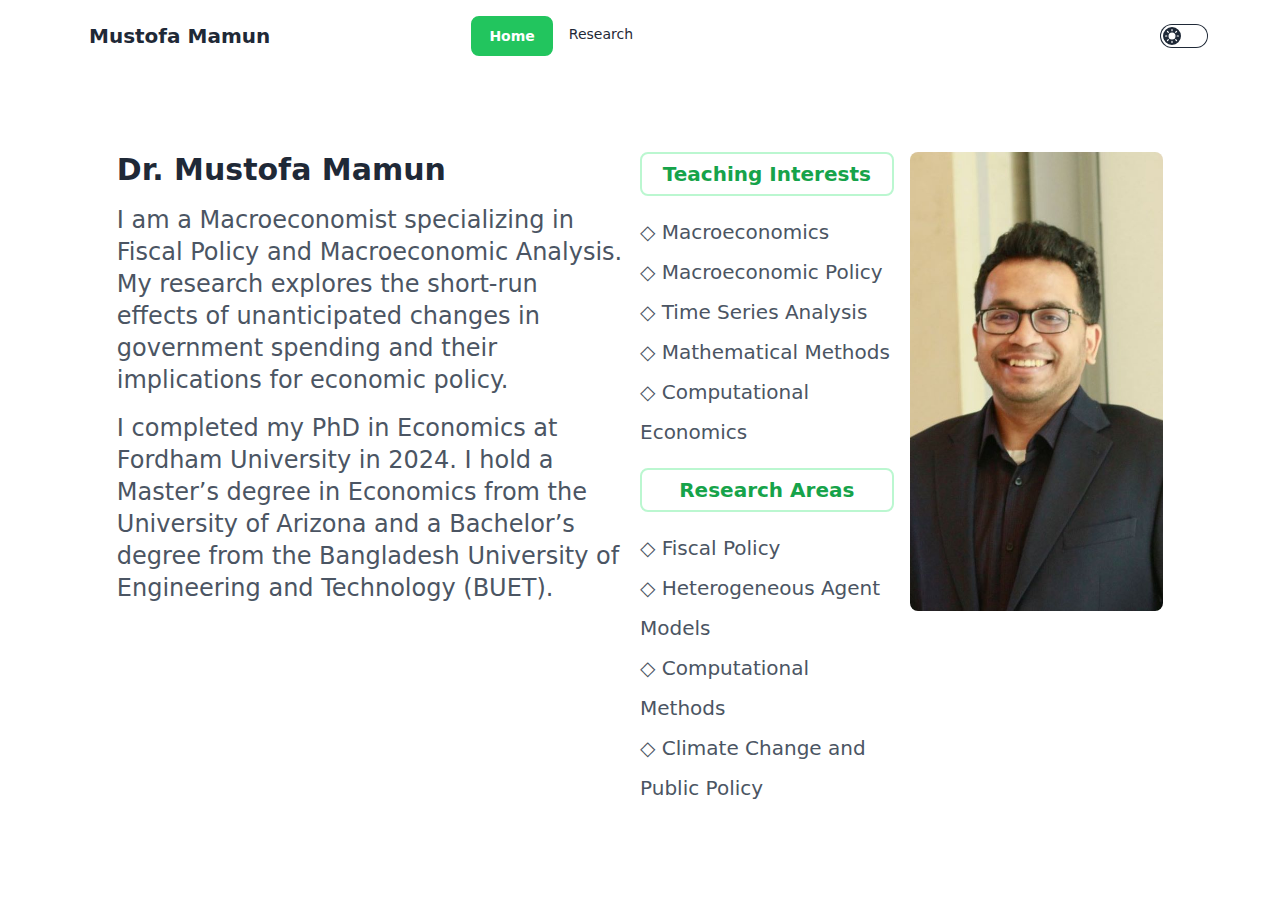
<file: src/index.html>
<!DOCTYPE html>
<html lang="en">
  <head>
    <meta charset="UTF-8" />
    <meta name="viewport" content="width=device-width, initial-scale=1.0" />
    <title>Mustofa Mamun | Macroeconomist | Research & Teaching</title>
    <meta
      name="description"
      content="Dr. Mustofa Mamun is a Macroeconomist specializing in Fiscal Policy and Macroeconomic Analysis. Explore his research, teaching, and academic background." />
    <meta
      name="keywords"
      content="Mustofa Mamun, Macroeconomist, Fiscal Policy, Government Spending Multipliers, Heterogeneous Agents Model, Local Projections, Teaching Macroeconomics, Research in Economics, Fordham University, University of New Mexico" />
    <meta name="author" content="Mustofa Mamun" />
    <!-- Open Graph Tags -->
    <meta property="og:title" content="Mustofa Mamun | Macroeconomist | Fiscal Policy Research" />
    <meta
      property="og:description"
      content="Dr. Mustofa Mamun's research focuses on Fiscal Policy and Macroeconomic Analysis. Learn about his work and academic contributions." />
    <meta property="og:image" content="https://www.mustofamamun.com/images/profile_image.jpg" />
    <meta property="og:url" content="https://www.mustofamamun.com/" />
    <!-- Twitter Tags -->
    <meta name="twitter:card" content="summary_large_image" />
    <meta name="twitter:title" content="Mustofa Mamun | Macroeconomist | Fiscal Policy Research" />
    <meta
      name="twitter:description"
      content="Dr. Mustofa Mamun's research focuses on Fiscal Policy and Macroeconomic Analysis. Learn about his work and academic contributions." />
    <meta name="twitter:image" content="https://www.mustofamamun.com/images/profile_image.jpg" />
    <link rel="icon" href="images/favicon.png" type="image/png" />
    <link href="./output.css" rel="stylesheet" />
    <!-- Schema Markup -->
    <script type="application/ld+json">
      {
        "@context": "https://schema.org",
        "@type": "Person",
        "name": "Mustofa Mamun",
        "jobTitle": "Macroeconomist, Lecturer III",
        "affiliation": {
          "@type": "Organization",
          "name": "University of New Mexico",
          "url": "https://www.unm.edu/"
        },
        "url": "https://www.mustofamamun.com/",
        "image": "https://www.mustofamamun.com/images/profile_image.jpg",
        "sameAs": [
          "https://www.linkedin.com/in/mmamun08",
          "https://twitter.com/mustofamamun",
          "https://scholar.google.com/citations?user=PROFILE_ID"
        ],
        "description": "Dr. Mustofa Mamun is a Macroeconomist and Lecturer III at the University of New Mexico, specializing in Fiscal Policy, Government Spending Multipliers, and Heterogeneous Agent Models.",
        "alumniOf": [
          {
            "@type": "EducationalOrganization",
            "name": "Fordham University",
            "url": "https://www.fordham.edu/"
          },
          {
            "@type": "EducationalOrganization",
            "name": "University of Arizona",
            "url": "https://www.arizona.edu/"
          },
          {
            "@type": "EducationalOrganization",
            "name": "Dhaka School of Economics",
            "url": "https://www.dsce.edu.bd/"
          },
          {
            "@type": "EducationalOrganization",
            "name": "Bangladesh University of Engineering and Technology (BUET)",
            "url": "https://www.buet.ac.bd/"
          }
        ],
        "worksFor": {
          "@type": "Organization",
          "name": "University of New Mexico",
          "url": "https://www.unm.edu/"
        },
        "knowsAbout": [
          "Macroeconomics",
          "Macroeconomic Policy",
          "Time Series Analysis",
          "Mathematical Methods",
          "Computational Economics",
          "Fiscal Policy",
          "Heterogeneous Agent Models",
          "Computational Methods",
          "Climate Change and Public Policy",
          "Government Spending Multipliers",
          "Teaching Macroeconomics"
        ]
      }
    </script>
    <!-- Global site tag (gtag.js) - Google Analytics -->
    <script async src="https://www.googletagmanager.com/gtag/js?id=G-LEJ614GTC5"></script>
    <script>
      window.dataLayer = window.dataLayer || [];
      function gtag() {
        dataLayer.push(arguments);
      }
      gtag("js", new Date());
      gtag("config", "G-LEJ614GTC5");
    </script>
  </head>

  <body class="max-w-[90%] mx-auto dark:text-gray-50">
    <header>
      <nav>
        <div class="navbar bg-base-100">
          <div class="navbar-start">
            <div class="dropdown">
              <div tabindex="0" role="button" class="btn btn-ghost lg:hidden">
                <svg xmlns="http://www.w3.org/2000/svg" class="h-5 w-5" fill="none" viewBox="0 0 24 24" stroke="currentColor">
                  <path stroke-linecap="round" stroke-linejoin="round" stroke-width="2" d="M4 6h16M4 12h8m-8 6h16" />
                </svg>
              </div>
              <ul tabindex="0" class="menu menu-sm dropdown-content bg-base-100 rounded-box z-[1] mt-3 w-52 p-2 shadow">
                <li><a href="index.html">Home</a></li>
                <li><a href="pages/research.html">Research</a></li>
                <li>
                  <a href="pages/teaching.html">Teaching</a>
                  <ul class="p-2">
                    <li><a href="courses/Online_Econ2110.html">ECON 2110 (Online)</a></li>
                    <li><a href="courses/Econ2110.html">ECON 2110</a></li>
                    <li><a href="courses/Econ321.html">ECON 321</a></li>
                  </ul>
                </li>
              </ul>
            </div>
            <a class="btn btn-ghost hover:bg-transparent hover:text-green-500 text-xl" href="https://www.mustofamamun.com/">Mustofa Mamun</a>
          </div>
          <div class="navbar-center hidden lg:flex">
            <ul class="menu menu-horizontal px-1">
              <li class="border-green-500 border-2 rounded-lg bg-green-500 font-bold text-white"><a href="index.html">Home</a></li>
              <li><a href="pages/research.html">Research</a></li>
              <li class="relative inline-block">
                <a href="pages/teaching.html" class="text-white font-semibold">
                  <span class="wave-char">T</span>
                  <span class="wave-char">e</span>
                  <span class="wave-char">a</span>
                  <span class="wave-char">c</span>
                  <span class="wave-char">h</span>
                  <span class="wave-char">i</span>
                  <span class="wave-char">n</span>
                  <span class="wave-char">g</span>
                </a>
              </li>
            </ul>
          </div>
          <div class="navbar-end hidden xl:flex">
            <label class="grid cursor-pointer place-items-center">
              <input type="checkbox" value="synthwave" class="toggle theme-controller bg-base-content col-span-2 col-start-1 row-start-1" />
              <svg
                class="stroke-base-100 fill-base-100 col-start-1 row-start-1"
                xmlns="http://www.w3.org/2000/svg"
                width="14"
                height="14"
                viewBox="0 0 24 24"
                fill="none"
                stroke="currentColor"
                stroke-width="2"
                stroke-linecap="round"
                stroke-linejoin="round">
                <circle cx="12" cy="12" r="5" />
                <path d="M12 1v2M12 21v2M4.2 4.2l1.4 1.4M18.4 18.4l1.4 1.4M1 12h2M21 12h2M4.2 19.8l1.4-1.4M18.4 5.6l1.4-1.4" />
              </svg>
              <svg
                class="stroke-base-100 fill-base-100 col-start-2 row-start-1"
                xmlns="http://www.w3.org/2000/svg"
                width="14"
                height="14"
                viewBox="0 0 24 24"
                fill="none"
                stroke="currentColor"
                stroke-width="2"
                stroke-linecap="round"
                stroke-linejoin="round">
                <path d="M21 12.79A9 9 0 1 1 11.21 3 7 7 0 0 0 21 12.79z"></path>
              </svg>
            </label>
          </div>
        </div>
      </nav>
    </header>

    <main>
      <div class="w-[95%] px-6 lg:py-20 mx-auto">
        <div class="xl:flex lg:flex-row-reverse">
          <div class="xl:w-1/3 pb-10 lg:pb-0">
            <img
              class="w-full h-[70%] rounded-lg bg-cover md:max-w-xl lg:max-w-3xl object-cover my-auto"
              src="images/profile_image.jpg"
              alt="Dr. Mustofa Mamun - Macroeconomist" />
          </div>
          <div class="xl:w-1/3 pb-10 mx-4 lg:pb-0">
            <div class="flex flex-wrap gap-x-2 lg:justify-between text-center justify-center">
              <div class="lg:text-xl">
                <p class="leading-loose border-2 px-4 rounded-lg border-green-200 text-green-600 font-semibold flex justify-center md:flex">
                  Teaching Interests
                </p>
                <ul class="mt-4 leading-loose text-gray-600 lg:text-left dark:text-gray-300 list-inside">
                  <li>◇ Macroeconomics</li>
                  <li>◇ Macroeconomic Policy</li>
                  <li>◇ Time Series Analysis</li>
                  <li>◇ Mathematical Methods</li>
                  <li>◇ Computational Economics</li>
                </ul>
              </div>
              <div class="lg:text-xl lg:mt-4">
                <p
                  class="leading-loose border-2 px-4 rounded-lg border-green-200 text-green-600 font-semibold text-center md:flex flex justify-center">
                  Research Areas
                </p>
                <ul class="mt-4 leading-loose text-gray-600 lg:text-left dark:text-gray-300 list-inside">
                  <li>◇ Fiscal Policy</li>
                  <li>◇ Heterogeneous Agent Models</li>
                  <li>◇ Computational Methods</li>
                  <li>◇ Climate Change and Public Policy</li>
                </ul>
              </div>
            </div>
          </div>
          <div class="w-full xl:w-2/3">
            <div>
              <h1 class="text-2xl font-semibold text-gray-800 dark:text-white lg:text-3xl">Dr. Mustofa Mamun</h1>
              <p class="leading-loose text-gray-600 text-lg dark:text-gray-300 mt-4 lg:text-2xl">
                I am a Macroeconomist specializing in Fiscal Policy and Macroeconomic Analysis. My research explores the short-run effects of
                unanticipated changes in government spending and their implications for economic policy.
              </p>
              <p class="leading-loose text-gray-600 text-lg dark:text-gray-300 mt-4 lg:text-2xl">
                I completed my PhD in Economics at Fordham University in 2024. I hold a Master’s degree in Economics from the University of Arizona
                and a Bachelor’s degree from the Bangladesh University of Engineering and Technology (BUET).
              </p>
            </div>
          </div>
        </div>
      </div>
    </main>
    <footer class="mt-8"></footer>
  </body>
</html>
</file>
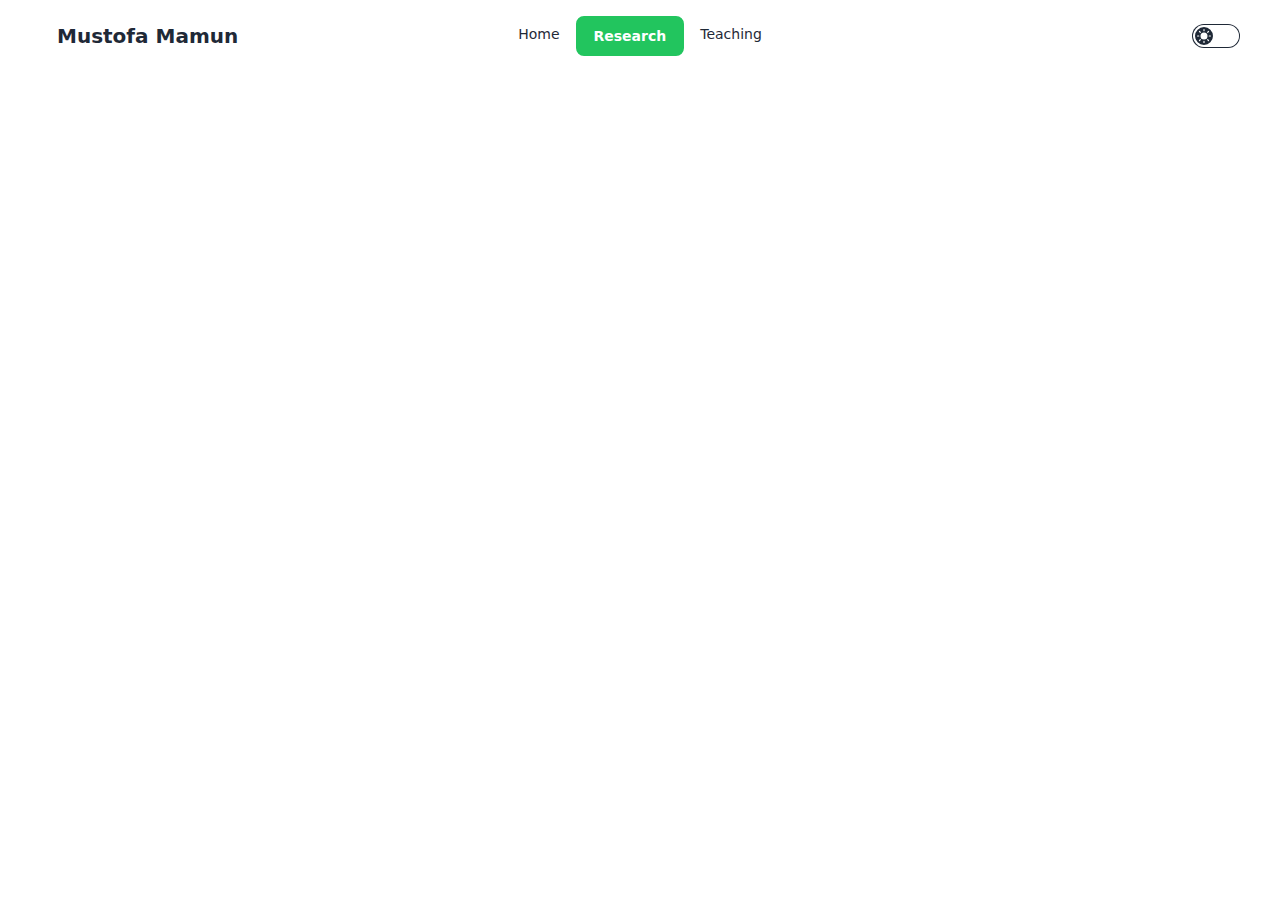
<file: src/research.html>
<!DOCTYPE html>
<html>
  <head>
    <meta charset="UTF-8" />
    <meta name="viewport" content="width=device-width, initial-scale=1.0" />
    <link href="./output.css" rel="stylesheet" />
  </head>
  <body class="max-w-[95%] mx-auto">
    <header>
      <nav>
        <div class="navbar bg-base-100">
          <div class="navbar-start">
            <div class="dropdown">
              <div tabindex="0" role="button" class="btn btn-ghost lg:hidden">
                <svg xmlns="http://www.w3.org/2000/svg" class="h-5 w-5" fill="none" viewBox="0 0 24 24" stroke="currentColor">
                  <path stroke-linecap="round" stroke-linejoin="round" stroke-width="2" d="M4 6h16M4 12h8m-8 6h16" />
                </svg>
              </div>
              <ul tabindex="0" class="menu menu-sm dropdown-content bg-base-100 rounded-box z-[1] mt-3 w-52 p-2 shadow">
                <li><a href="index.html">Home</a></li>
                <li><a href="research.html">Research</a></li>
                <li>
                  <a href="teaching.html">Teaching</a>

                  <ul class="p-2">
                    <li><a>Submenu 1</a></li>
                    <li><a>Submenu 2</a></li>
                  </ul>
                </li>
              </ul>
            </div>
            <a class="btn btn-ghost text-xl">Mustofa Mamun</a>
          </div>
          <div class="navbar-center hidden lg:flex">
            <ul class="menu menu-horizontal px-1">
              <li><a href="index.html">Home</a></li>
              <li class="border-green-500 border-2 rounded-lg bg-green-500 font-bold text-white"><a href="research.html">Research</a></li>
              <li>
                <a href="teaching.html">Teaching</a>
                <!-- <details>
                  <summary>Teaching</summary>
                  <ul class="p-2">
                    <li><a>Submenu 1</a></li>
                    <li><a>Submenu 2</a></li>
                  </ul>
                </details> -->
              </li>
            </ul>
          </div>
          <div class="navbar-end">
            <label class="grid cursor-pointer place-items-center">
              <input type="checkbox" value="synthwave" class="toggle theme-controller bg-base-content col-span-2 col-start-1 row-start-1" />
              <svg
                class="stroke-base-100 fill-base-100 col-start-1 row-start-1"
                xmlns="http://www.w3.org/2000/svg"
                width="14"
                height="14"
                viewBox="0 0 24 24"
                fill="none"
                stroke="currentColor"
                stroke-width="2"
                stroke-linecap="round"
                stroke-linejoin="round">
                <circle cx="12" cy="12" r="5" />
                <path d="M12 1v2M12 21v2M4.2 4.2l1.4 1.4M18.4 18.4l1.4 1.4M1 12h2M21 12h2M4.2 19.8l1.4-1.4M18.4 5.6l1.4-1.4" />
              </svg>
              <svg
                class="stroke-base-100 fill-base-100 col-start-2 row-start-1"
                xmlns="http://www.w3.org/2000/svg"
                width="14"
                height="14"
                viewBox="0 0 24 24"
                fill="none"
                stroke="currentColor"
                stroke-width="2"
                stroke-linecap="round"
                stroke-linejoin="round">
                <path d="M21 12.79A9 9 0 1 1 11.21 3 7 7 0 0 0 21 12.79z"></path>
              </svg>
            </label>
          </div>
        </div>
      </nav>
    </header>

    <body></body>

    <footer></footer>
  </body>
</html>
</file>
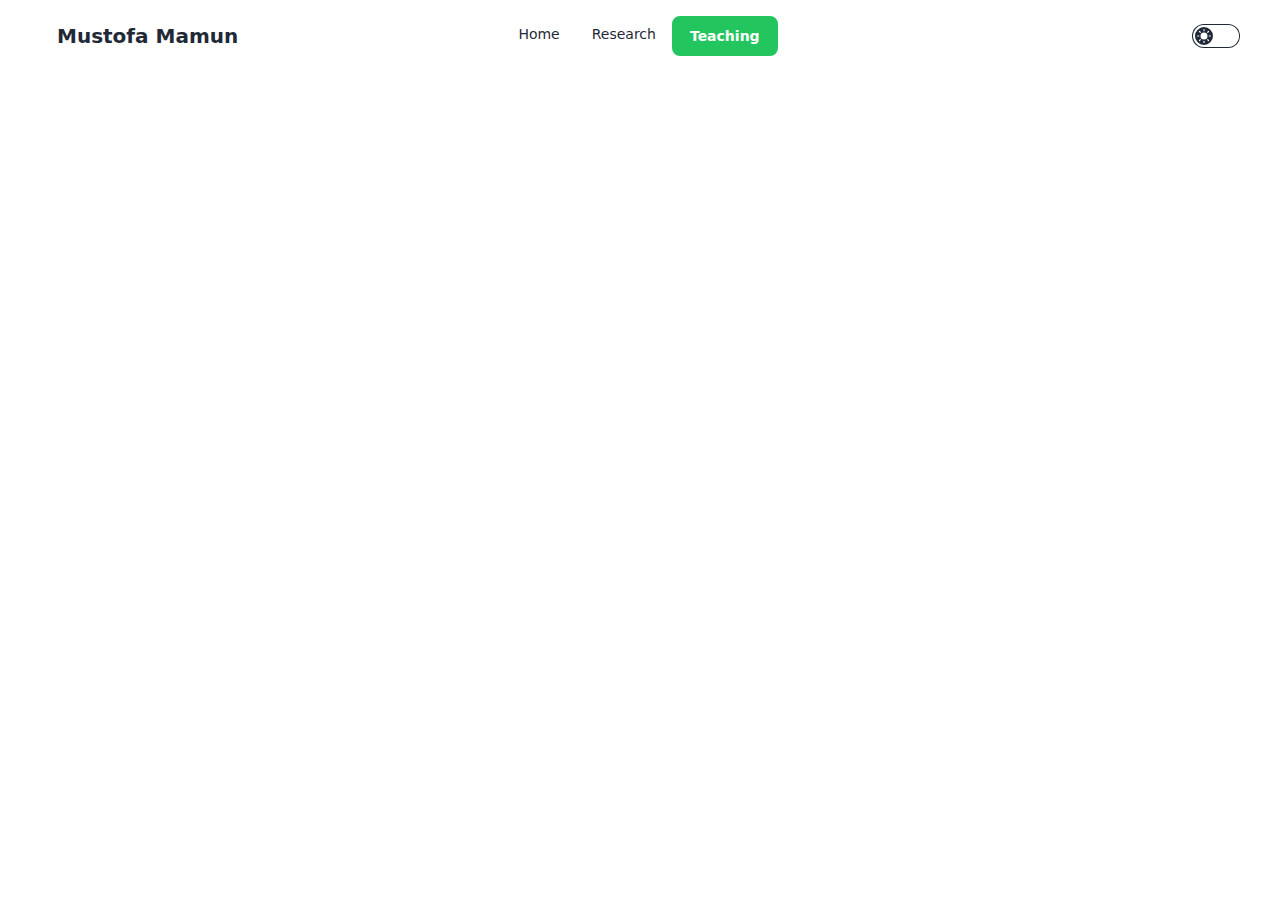
<file: src/teaching.html>
<!DOCTYPE html>
<html>
  <head>
    <meta charset="UTF-8" />
    <meta name="viewport" content="width=device-width, initial-scale=1.0" />
    <link href="./output.css" rel="stylesheet" />
  </head>
  <body class="max-w-[95%] mx-auto">
    <header>
      <nav>
        <div class="navbar bg-base-100">
          <div class="navbar-start">
            <div class="dropdown">
              <div tabindex="0" role="button" class="btn btn-ghost lg:hidden">
                <svg xmlns="http://www.w3.org/2000/svg" class="h-5 w-5" fill="none" viewBox="0 0 24 24" stroke="currentColor">
                  <path stroke-linecap="round" stroke-linejoin="round" stroke-width="2" d="M4 6h16M4 12h8m-8 6h16" />
                </svg>
              </div>
              <ul tabindex="0" class="menu menu-sm dropdown-content bg-base-100 rounded-box z-[1] mt-3 w-52 p-2 shadow">
                <li><a href="index.html">Home</a></li>
                <li><a href="research.html">Research</a></li>
                <li>
                  <a href="teaching.html">Teaching</a>

                  <ul class="p-2">
                    <li><a>Submenu 1</a></li>
                    <li><a>Submenu 2</a></li>
                  </ul>
                </li>
              </ul>
            </div>
            <a class="btn btn-ghost text-xl">Mustofa Mamun</a>
          </div>
          <div class="navbar-center hidden lg:flex">
            <ul class="menu menu-horizontal px-1">
              <li><a href="index.html">Home</a></li>
              <li><a href="research.html">Research</a></li>
              <li class="border-green-500 border-2 rounded-lg bg-green-500 font-bold text-white">
                <a href="teaching.html">Teaching</a>
                <!-- <details>
                  <summary>Teaching</summary>
                  <ul class="p-2">
                    <li><a>Submenu 1</a></li>
                    <li><a>Submenu 2</a></li>
                  </ul>
                </details> -->
              </li>
            </ul>
          </div>
          <div class="navbar-end">
            <label class="grid cursor-pointer place-items-center">
              <input type="checkbox" value="synthwave" class="toggle theme-controller bg-base-content col-span-2 col-start-1 row-start-1" />
              <svg
                class="stroke-base-100 fill-base-100 col-start-1 row-start-1"
                xmlns="http://www.w3.org/2000/svg"
                width="14"
                height="14"
                viewBox="0 0 24 24"
                fill="none"
                stroke="currentColor"
                stroke-width="2"
                stroke-linecap="round"
                stroke-linejoin="round">
                <circle cx="12" cy="12" r="5" />
                <path d="M12 1v2M12 21v2M4.2 4.2l1.4 1.4M18.4 18.4l1.4 1.4M1 12h2M21 12h2M4.2 19.8l1.4-1.4M18.4 5.6l1.4-1.4" />
              </svg>
              <svg
                class="stroke-base-100 fill-base-100 col-start-2 row-start-1"
                xmlns="http://www.w3.org/2000/svg"
                width="14"
                height="14"
                viewBox="0 0 24 24"
                fill="none"
                stroke="currentColor"
                stroke-width="2"
                stroke-linecap="round"
                stroke-linejoin="round">
                <path d="M21 12.79A9 9 0 1 1 11.21 3 7 7 0 0 0 21 12.79z"></path>
              </svg>
            </label>
          </div>
        </div>
      </nav>
    </header>

    <body></body>

    <footer></footer>
  </body>
</html>
</file>
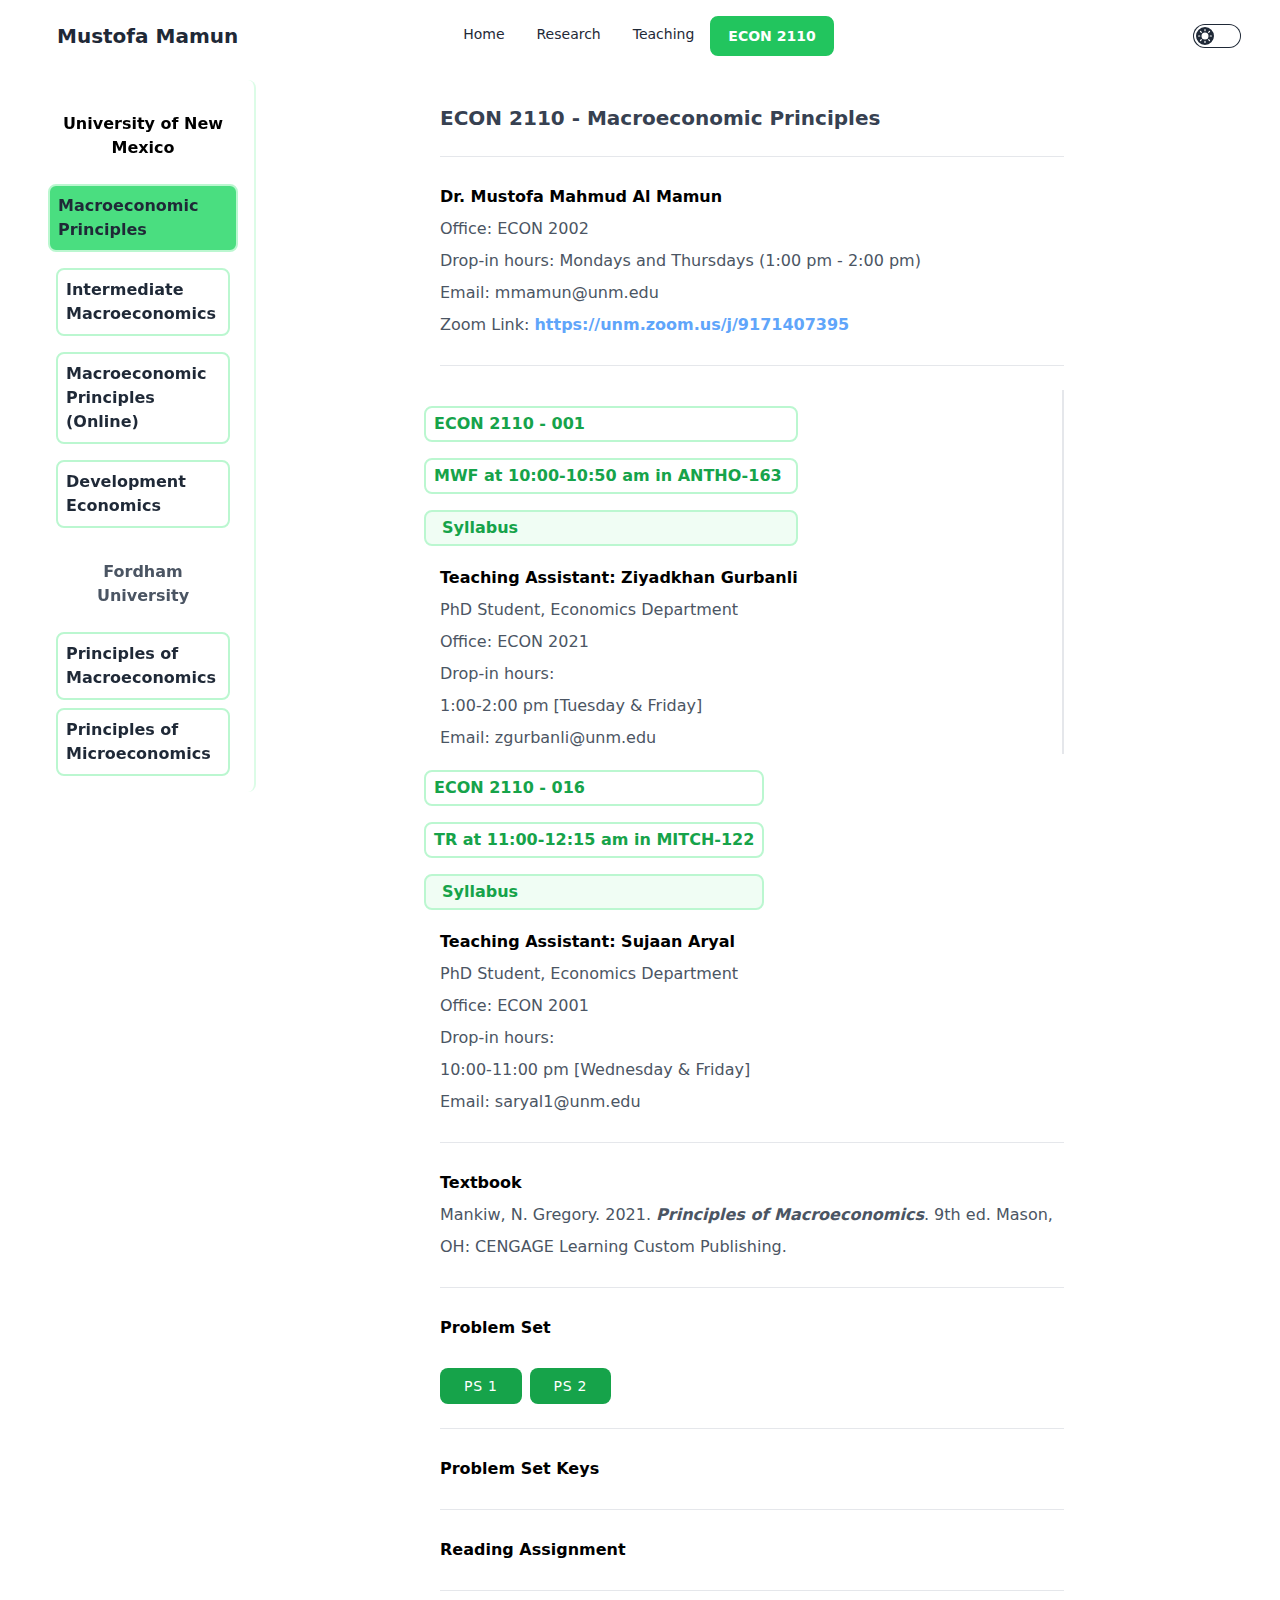
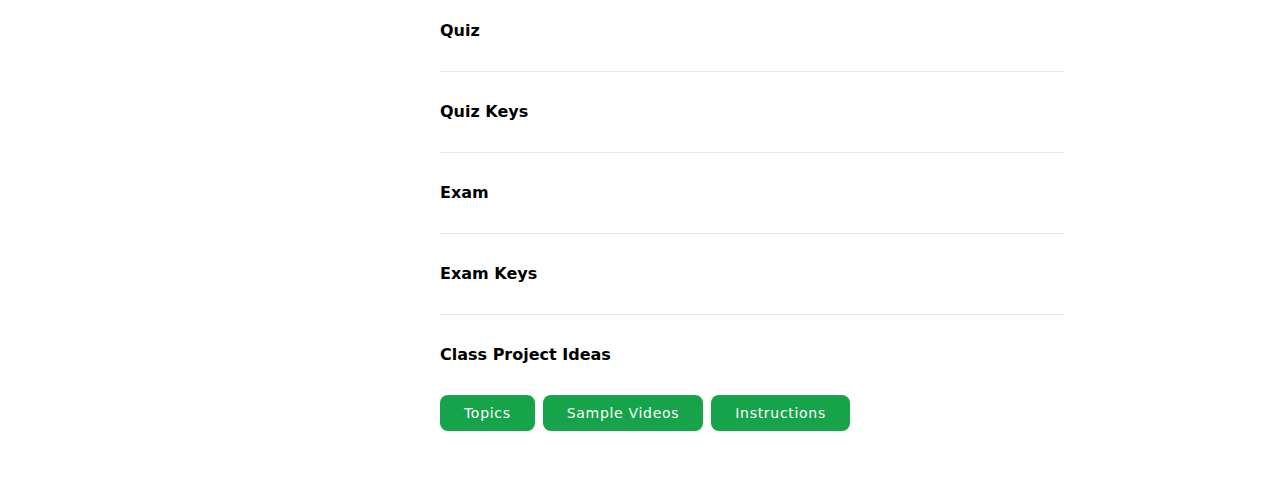
<file: src/courses/Econ2110.html>
<!DOCTYPE html>
<html>
  <head>
    <meta charset="UTF-8" />
    <meta name="viewport" content="width=device-width, initial-scale=1.0" />
    <meta
      name="description"
      content="ECON 2110 - Macroeconomic Principles course page. Get course details, syllabus, instructor and TA information, and class schedules for University of New Mexico and Fordham University." />
    <meta
      name="keywords"
      content="ECON 2110, Macroeconomic Principles, Mustofa Mamun, UNM, Fordham University, Syllabus, Macroeconomics, Teaching, Economics" />
    <meta name="author" content="Mustofa Mamun" />
    <meta name="robots" content="index, follow" />
    <meta name="language" content="en-US" />
    <meta name="distribution" content="global" />
    <meta name="rating" content="general" />
    <meta name="subject" content="Education" />
    <meta name="classification" content="Macroeconomic Principles Course" />
    <meta name="url" content="https://www.mustofamamun.com/Econ2110.html" />

    <!-- Open Graph meta tags -->
    <meta property="og:title" content="ECON 2110 | Macroeconomic Principles | Mustofa Mamun" />
    <meta
      property="og:description"
      content="Explore ECON 2110 - Macroeconomic Principles taught by Mustofa Mamun at University of New Mexico and Fordham University. Includes syllabus, schedule, and instructor information." />
    <meta property="og:image" content="../images/favicon.png" />
    <meta property="og:url" content="https://www.mustofamamun.com/Econ2110.html" />
    <meta property="og:type" content="website" />
    <meta property="og:locale" content="en_US" />
    <meta property="og:site_name" content="Mustofa Mamun Official Site" />

    <!-- Twitter Card meta tags -->
    <meta name="twitter:card" content="summary_large_image" />
    <meta name="twitter:title" content="ECON 2110 | Macroeconomic Principles by Mustofa Mamun" />
    <meta
      name="twitter:description"
      content="Explore ECON 2110 - Macroeconomic Principles taught by Mustofa Mamun. Course details, syllabus, and schedules for UNM and Fordham University." />
    <meta name="twitter:image" content="../images/favicon.png" />
    <meta name="twitter:site" content="@MustofaMamun" />
    <meta name="twitter:creator" content="@MustofaMamun" />

    <!-- Additional meta tags for better compatibility -->
    <meta http-equiv="X-UA-Compatible" content="IE=edge" />
    <meta http-equiv="Content-Language" content="en" />
    <meta http-equiv="Cache-Control" content="no-cache" />
    <link rel="canonical" href="https://www.mustofamamun.com/Econ2110.html" />

    <link rel="icon" href="../images/favicon.png" type="image/png" />
    <link href="../output.css" rel="stylesheet" />
    <title>ECON 2110 | Macroeconomic Principles by Mustofa Mamun</title>

    <!-- Global site tag (gtag.js) - Google Analytics -->
    <script async src="https://www.googletagmanager.com/gtag/js?id=G-LEJ614GTC5"></script>
    <script>
      window.dataLayer = window.dataLayer || [];
      function gtag() {
        dataLayer.push(arguments);
      }
      gtag("js", new Date());
      gtag("config", "G-LEJ614GTC5");
    </script>
  </head>
  <body class="max-w-[95%] mx-auto dark:text-gray-50">
    <header>
      <nav class="relative z-10">
        <div class="navbar bg-base-100 fixed">
          <div class="navbar-start">
            <div class="dropdown">
              <div tabindex="0" role="button" class="btn btn-ghost lg:hidden">
                <svg xmlns="http://www.w3.org/2000/svg" class="h-5 w-5" fill="none" viewBox="0 0 24 24" stroke="currentColor">
                  <path stroke-linecap="round" stroke-linejoin="round" stroke-width="2" d="M4 6h16M4 12h8m-8 6h16" />
                </svg>
              </div>
              <ul tabindex="0" class="menu menu-sm dropdown-content bg-base-100 rounded-box z-[1] mt-3 w-52 p-2 shadow">
                <li><a href="../index.html">Home</a></li>
                <li><a href="../pages/research.html">Research</a></li>
                <li>
                  <a href="../pages/teaching.html">Teaching</a>
                  <ul class="p-2">
                    <li><a href="Online_Econ2110.html">ECON 2110 (Online)</a></li>
                    <li><a href="Econ2110.html">ECON 2110</a></li>
                    <li><a href="Econ321.html">ECON 321</a></li>
                  </ul>
                </li>
              </ul>
            </div>
            <a href="https://www.mustofamamun.com" class="btn btn-ghost hover:text-green-500 hover:bg-transparent text-xl">Mustofa Mamun</a>
          </div>
          <div class="navbar-center hidden lg:flex">
            <ul class="menu menu-horizontal px-1">
              <li><a href="../index.html">Home</a></li>
              <li><a href="../pages/research.html">Research</a></li>
              <li><a href="../pages/teaching.html">Teaching</a></li>
              <li class="border-green-500 border-2 rounded-lg bg-green-500 font-bold text-white"><a href="Econ2110.html">ECON 2110</a></li>
            </ul>
          </div>
          <div class="navbar-end hidden xl:flex lg:mr-[5%]">
            <label class="grid cursor-pointer place-items-center">
              <input type="checkbox" value="synthwave" class="toggle theme-controller bg-base-content col-span-2 col-start-1 row-start-1" />
              <svg
                class="stroke-base-100 fill-base-100 col-start-1 row-start-1"
                xmlns="http://www.w3.org/2000/svg"
                width="14"
                height="14"
                viewBox="0 0 24 24"
                fill="none"
                stroke="currentColor"
                stroke-width="2"
                stroke-linecap="round"
                stroke-linejoin="round">
                <circle cx="12" cy="12" r="5" />
                <path d="M12 1v2M12 21v2M4.2 4.2l1.4 1.4M18.4 18.4l1.4 1.4M1 12h2M21 12h2M4.2 19.8l1.4-1.4M18.4 5.6l1.4-1.4" />
              </svg>
              <svg
                class="stroke-base-100 fill-base-100 col-start-2 row-start-1"
                xmlns="http://www.w3.org/2000/svg"
                width="14"
                height="14"
                viewBox="0 0 24 24"
                fill="none"
                stroke="currentColor"
                stroke-width="2"
                stroke-linecap="round"
                stroke-linejoin="round">
                <path d="M21 12.79A9 9 0 1 1 11.21 3 7 7 0 0 0 21 12.79z"></path>
              </svg>
            </label>
          </div>
        </div>
      </nav>
    </header>

    <main>
      <div class="flex w-full">
        <aside class="hidden lg:flex min-w-56 mt-20">
          <div class="fixed max-w-56 border-r-2 border-green-100 px-4 pb-2 rounded-lg">
            <a href=""><p class="p-2 mt-6 text-black font-semibold text-center animate-wave-text dark:text-white">University of New Mexico</p></a>
            <a href="Econ2110.html"
              ><p class="p-2 mt-4 border-2 border-green-200 rounded-lg font-bold dark:text-white bg-green-400">Macroeconomic Principles</p></a
            >
            <a href="Econ303.html"
              ><p class="p-2 m-2 border-2 mt-4 border-green-200 rounded-lg font-semibold hover:bg-green-300 hover:font-bold">
                Intermediate Macroeconomics
              </p></a
            >
            <a href="Online_Econ2110.html"
              ><p class="p-2 m-2 border-2 mt-4 border-green-200 rounded-lg font-semibold hover:bg-green-300 hover:font-bold">
                Macroeconomic Principles (Online)
              </p></a
            >

            <a href="Econ321.html"
              ><p class="p-2 m-2 border-2 mt-4 border-green-200 rounded-lg font-semibold hover:bg-green-300 hover:font-bold">
                Development Economics
              </p></a
            >

            <a href=""><p class="p-2 mt-6 text-gray-600 font-semibold text-center dark:text-gray-50">Fordham University</p></a>
            <a href="Fordham/Econ1100.html"
              ><p class="p-2 m-2 border-2 mt-4 border-green-200 rounded-lg font-semibold hover:bg-green-300 hover:font-bold">
                Principles of Macroeconomics
              </p></a
            >
            <a href="Fordham/Econ1200.html"
              ><p class="p-2 m-2 border-2 border-green-200 rounded-lg font-semibold hover:bg-green-300 hover:font-bold">
                Principles of Microeconomics
              </p></a
            >
          </div>
        </aside>
        <div class="w-full lg:w-4/5 flex-grow px-4 mt-10">
          <section class="max-w-2xl px-6 py-8 mx-auto bg-white dark:bg-gray-900">
            <header>
              <!-- <a href="#">
                <img class="w-auto h-7 sm:h-8" src="https://merakiui.com/images/full-logo.svg" alt="" />
              </a> -->
            </header>

            <main class="mt-8">
              <p class="text-xl text-gray-700 dark:text-white font-bold">ECON 2110 - Macroeconomic Principles</p>
              <hr class="my-6 border-gray-200 dark:border-gray-700" />
              <p class="mt-4 leading-loose text-black dark:text-gray-50 font-semibold">Dr. Mustofa Mahmud Al Mamun</p>
              <p class="leading-loose text-gray-600 dark:text-gray-50">Office: ECON 2002</p>
              <p class="leading-loose text-gray-600 dark:text-gray-50">Drop-in hours: Mondays and Thursdays (1:00 pm - 2:00 pm)</p>
              <p class="leading-loose text-gray-600 dark:text-gray-50">Email: mmamun@unm.edu</p>
              <p class="leading-loose text-gray-600 dark:text-gray-50">
                Zoom Link: <a class="text-blue-400 font-bold" href="https://unm.zoom.us/j/9171407395">https://unm.zoom.us/j/9171407395</a>
              </p>
              <hr class="my-6 border-gray-200 dark:border-gray-700" />

              <div class="flex flex-wrap gap-x-2 justify-between">
                <div class="">
                  <p class="mt-4 leading-loose border-2 px-2 rounded-lg border-green-200 md:-ml-4 text-green-600 font-semibold text-center md:flex">
                    ECON 2110 - 001
                  </p>
                  <p class="mt-4 leading-loose border-2 px-2 rounded-lg border-green-200 md:-ml-4 text-green-600 font-semibold text-center md:flex">
                    MWF at 10:00-10:50 am in ANTHO-163
                  </p>
                  <a href="https://drive.google.com/file/d/1r2eEL_Dzff1EAKtZtYrxYbVVLmBrY8PZ/view" target="_blank">
                    <p
                      class="mt-4 leading-loose border-2 px-4 rounded-lg border-green-200 md:-ml-4 text-green-600 font-semibold text-center md:flex bg-green-50 hover:bg-green-100">
                      Syllabus
                    </p></a
                  >

                  <div>
                    <p class="mt-4 leading-loose text-black dark:text-gray-50 font-semibold">Teaching Assistant: Ziyadkhan Gurbanli</p>
                    <p class="leading-loose text-gray-600 dark:text-gray-50">PhD Student, Economics Department</p>
                    <p class="leading-loose text-gray-600 dark:text-gray-50">Office: ECON 2021</p>
                    <p class="leading-loose text-gray-600 dark:text-gray-50">
                      Drop-in hours: <br />
                      1:00-2:00 pm [Tuesday & Friday]
                    </p>
                    <p class="leading-loose text-gray-600 dark:text-gray-50">Email: zgurbanli@unm.edu</p>
                  </div>
                </div>

                <div class="md:border-r-2 md:border-gray-200 md:dark:border-gray-700"></div>
                <div class="">
                  <hr class="border-gray-200 dark:border-gray-700 my-6 md:my-0 md:hidden" />
                  <p class="mt-4 leading-loose border-2 px-2 md:-ml-4 rounded-lg border-green-200 text-green-600 font-semibold text-center md:flex">
                    ECON 2110 - 016
                  </p>
                  <p class="mt-4 leading-loose border-2 px-2 md:-ml-4 rounded-lg border-green-200 text-green-600 font-semibold text-center md:flex">
                    TR at 11:00-12:15 am in MITCH-122
                  </p>

                  <a href="https://drive.google.com/file/d/1ANhucvGNfBbJb-Em_oilIox6P65VpdNx/view" target="_blank">
                    <p
                      class="mt-4 leading-loose border-2 px-4 rounded-lg border-green-200 md:-ml-4 text-green-600 font-semibold text-center md:flex bg-green-50 hover:bg-green-100">
                      Syllabus
                    </p></a
                  >
                  <p class="mt-4 leading-loose text-black dark:text-gray-50 font-semibold">Teaching Assistant: Sujaan Aryal</p>
                  <p class="leading-loose text-gray-600 dark:text-gray-50">PhD Student, Economics Department</p>
                  <p class="leading-loose text-gray-600 dark:text-gray-50">Office: ECON 2001</p>
                  <p class="leading-loose text-gray-600 dark:text-gray-50">
                    Drop-in hours: <br />
                    10:00-11:00 pm [Wednesday & Friday]
                  </p>
                  <p class="leading-loose text-gray-600 dark:text-gray-50">Email: saryal1@unm.edu</p>
                </div>
              </div>

              <hr class="my-6 border-gray-200 dark:border-gray-700" />

              <div>
                <p class="leading-loose text-black dark:text-gray-50 font-semibold">Textbook</p>
                <p class="leading-loose text-gray-600 dark:text-gray-300">
                  Mankiw, N. Gregory. 2021. <i class="font-semibold">Principles of Macroeconomics</i>. 9th ed. Mason, OH: CENGAGE Learning Custom
                  Publishing.
                </p>
              </div>

              <hr class="my-6 border-gray-200 dark:border-gray-700" />

              <!-- ASSIGNMENT PART START  -->

              <!-- Problem Set -->
              <div>
                <p class="leading-loose text-black dark:text-gray-50 font-semibold">Problem Set</p>
                <div class="flex flex-wrap gap-2">
                  <a href="https://drive.google.com/file/d/1A-6X2zfLQWjCJIdy6Jlbfbkghj3JiNgC/view" target="_blank"
                    ><button
                      class="px-6 py-2 mt-6 text-sm font-medium tracking-wider text-white capitalize transition-colors duration-300 transform bg-green-600 rounded-lg hover:bg-green-500 focus:outline-none focus:ring focus:ring-green-300 focus:ring-opacity-80">
                      PS 1
                    </button></a
                  >
                  <a href="https://drive.google.com/file/d/1pfyQN1RttokX4K2eNDhkIsRgiYbjvsBW/view" target="_blank"
                    ><button
                      class="px-6 py-2 mt-6 text-sm font-medium tracking-wider text-white capitalize transition-colors duration-300 transform bg-green-600 rounded-lg hover:bg-green-500 focus:outline-none focus:ring focus:ring-green-300 focus:ring-opacity-80">
                      PS 2
                    </button></a
                  >
                  <!-- 
                  <a href="DRIVE LINK HERE" target="_blank"
                    ><button
                      class="px-6 py-2 mt-6 text-sm font-medium tracking-wider text-white capitalize transition-colors duration-300 transform bg-green-600 rounded-lg hover:bg-green-500 focus:outline-none focus:ring focus:ring-green-300 focus:ring-opacity-80">
                      PS (NUMBER)
                    </button></a> 

                --></div>
              </div>

              <hr class="my-6 border-gray-200 dark:border-gray-700" />

              <!-- Problem Set Keys -->
              <div>
                <p class="leading-loose text-black dark:text-gray-50 font-semibold">Problem Set Keys</p>

                <div class="flex flex-wrap gap-2">
                  <!--
                   <a href="DRIVE LINK HERE" target="_blank">
                    <button
                      class="px-6 py-2 mt-6 text-sm font-medium tracking-wider text-white capitalize transition-colors duration-300 transform bg-green-600 rounded-lg hover:bg-green-500 focus:outline-none focus:ring focus:ring-green-300 focus:ring-opacity-80">
                      PS (NUMBER)
                    </button>
                  </a> 
                  -->
                </div>
              </div>

              <hr class="my-6 border-gray-200 dark:border-gray-700" />

              <!-- Reading Assignment -->
              <div>
                <p class="leading-loose text-black dark:text-gray-50 font-semibold">Reading Assignment</p>

                <div class="flex flex-wrap gap-2">
                  <!--
                   <a href="DRIVE LINK HERE" target="_blank"
                    ><button
                      class="px-6 py-2 mt-6 text-sm font-medium tracking-wider text-white capitalize transition-colors duration-300 transform bg-green-600 rounded-lg hover:bg-green-500 focus:outline-none focus:ring focus:ring-green-300 focus:ring-opacity-80">
                      Rd (NUMBER)
                    </button></a>
                   -->
                </div>
              </div>

              <hr class="my-6 border-gray-200 dark:border-gray-700" />

              <!-- Quiz -->
              <div>
                <p class="leading-loose text-black dark:text-gray-50 font-semibold">Quiz</p>

                <div class="flex flex-wrap gap-2">
                  <!--
                   <a href="DRIVE LINK HERE" target="_blank">
                    <button
                      class="px-6 py-2 mt-6 text-sm font-medium tracking-wider text-white capitalize transition-colors duration-300 transform bg-green-600 rounded-lg hover:bg-green-500 focus:outline-none focus:ring focus:ring-green-300 focus:ring-opacity-80">
                      Qz (NUMBER)
                    </button></a
                  >
                   -->
                </div>
              </div>

              <hr class="my-6 border-gray-200 dark:border-gray-700" />

              <!-- Quiz Keys -->
              <div>
                <p class="leading-loose text-black dark:text-gray-50 font-semibold">Quiz Keys</p>

                <div class="flex flex-wrap gap-2">
                  <!--
                   <a href="DRIVE LINK HERE" target="_blank">
                    <button
                      class="px-6 py-2 mt-6 text-sm font-medium tracking-wider text-white capitalize transition-colors duration-300 transform bg-green-600 rounded-lg hover:bg-green-500 focus:outline-none focus:ring focus:ring-green-300 focus:ring-opacity-80">
                      Qz (NUMBER)
                    </button></a> 
                  -->
                </div>
              </div>

              <hr class="my-6 border-gray-200 dark:border-gray-700" />

              <!-- Exams -->
              <div>
                <p class="leading-loose text-black dark:text-gray-50 font-semibold">Exam</p>

                <div class="flex flex-wrap gap-2">
                  <!--
     <a href="DRIVE LINK HERE" target="_blank">
      <button
        class="px-6 py-2 mt-6 text-sm font-medium tracking-wider text-white capitalize transition-colors duration-300 transform bg-green-600 rounded-lg hover:bg-green-500 focus:outline-none focus:ring focus:ring-green-300 focus:ring-opacity-80">
        Mid (NUMBER)
      </button></a> 
    -->
                </div>
              </div>

              <hr class="my-6 border-gray-200 dark:border-gray-700" />

              <!-- Exams Keys -->
              <div>
                <p class="leading-loose text-black dark:text-gray-50 font-semibold">Exam Keys</p>

                <div class="flex flex-wrap gap-2">
                  <!--
     <a href="DRIVE LINK HERE" target="_blank">
      <button
        class="px-6 py-2 mt-6 text-sm font-medium tracking-wider text-white capitalize transition-colors duration-300 transform bg-green-600 rounded-lg hover:bg-green-500 focus:outline-none focus:ring focus:ring-green-300 focus:ring-opacity-80">
        Mid (NUMBER)
      </button></a> 
    -->
                </div>
              </div>

              <hr class="my-6 border-gray-200 dark:border-gray-700" />

              <!-- Class Project Ideas -->
              <div>
                <p class="leading-loose text-black dark:text-gray-50 font-semibold">Class Project Ideas</p>

                <div class="flex flex-wrap gap-2">
                  <a href="https://drive.google.com/file/d/1PQhh1w7Mv7HKi47y91zYLrvCMm9-wFfq/view" target="_blank">
                    <button
                      class="px-6 py-2 mt-6 text-sm font-medium tracking-wider text-white capitalize transition-colors duration-300 transform bg-green-600 rounded-lg hover:bg-green-500 focus:outline-none focus:ring focus:ring-green-300 focus:ring-opacity-80">
                      Topics
                    </button></a
                  >

                  <a href="https://drive.google.com/file/d/1Gywu9MxjybILDfvdxbT2EkRPW0ZPHL6g/view" target="_blank">
                    <button
                      class="px-6 py-2 mt-6 text-sm font-medium tracking-wider text-white capitalize transition-colors duration-300 transform bg-green-600 rounded-lg hover:bg-green-500 focus:outline-none focus:ring focus:ring-green-300 focus:ring-opacity-80">
                      Sample Videos
                    </button></a
                  >
                  <a href="https://drive.google.com/file/d/1aEka4ydfVzWRQFkDKkq5wzttlp_yirX6/view" target="_blank">
                    <button
                      class="px-6 py-2 mt-6 text-sm font-medium tracking-wider text-white capitalize transition-colors duration-300 transform bg-green-600 rounded-lg hover:bg-green-500 focus:outline-none focus:ring focus:ring-green-300 focus:ring-opacity-80">
                      Instructions
                    </button></a
                  >

                  <!--
                   <a href="DRIVE LINK HERE" target="_blank">
                    <button
                      class="px-6 py-2 mt-6 text-sm font-medium tracking-wider text-white capitalize transition-colors duration-300 transform bg-green-600 rounded-lg hover:bg-green-500 focus:outline-none focus:ring focus:ring-green-300 focus:ring-opacity-80">
                      Topics (NUMBER)
                    </button></a>
                   -->
                </div>
              </div>
            </main>

            <footer class="mt-8"></footer>
          </section>
        </div>
      </div>
    </main>

    <footer></footer>
  </body>
</html>
</file>
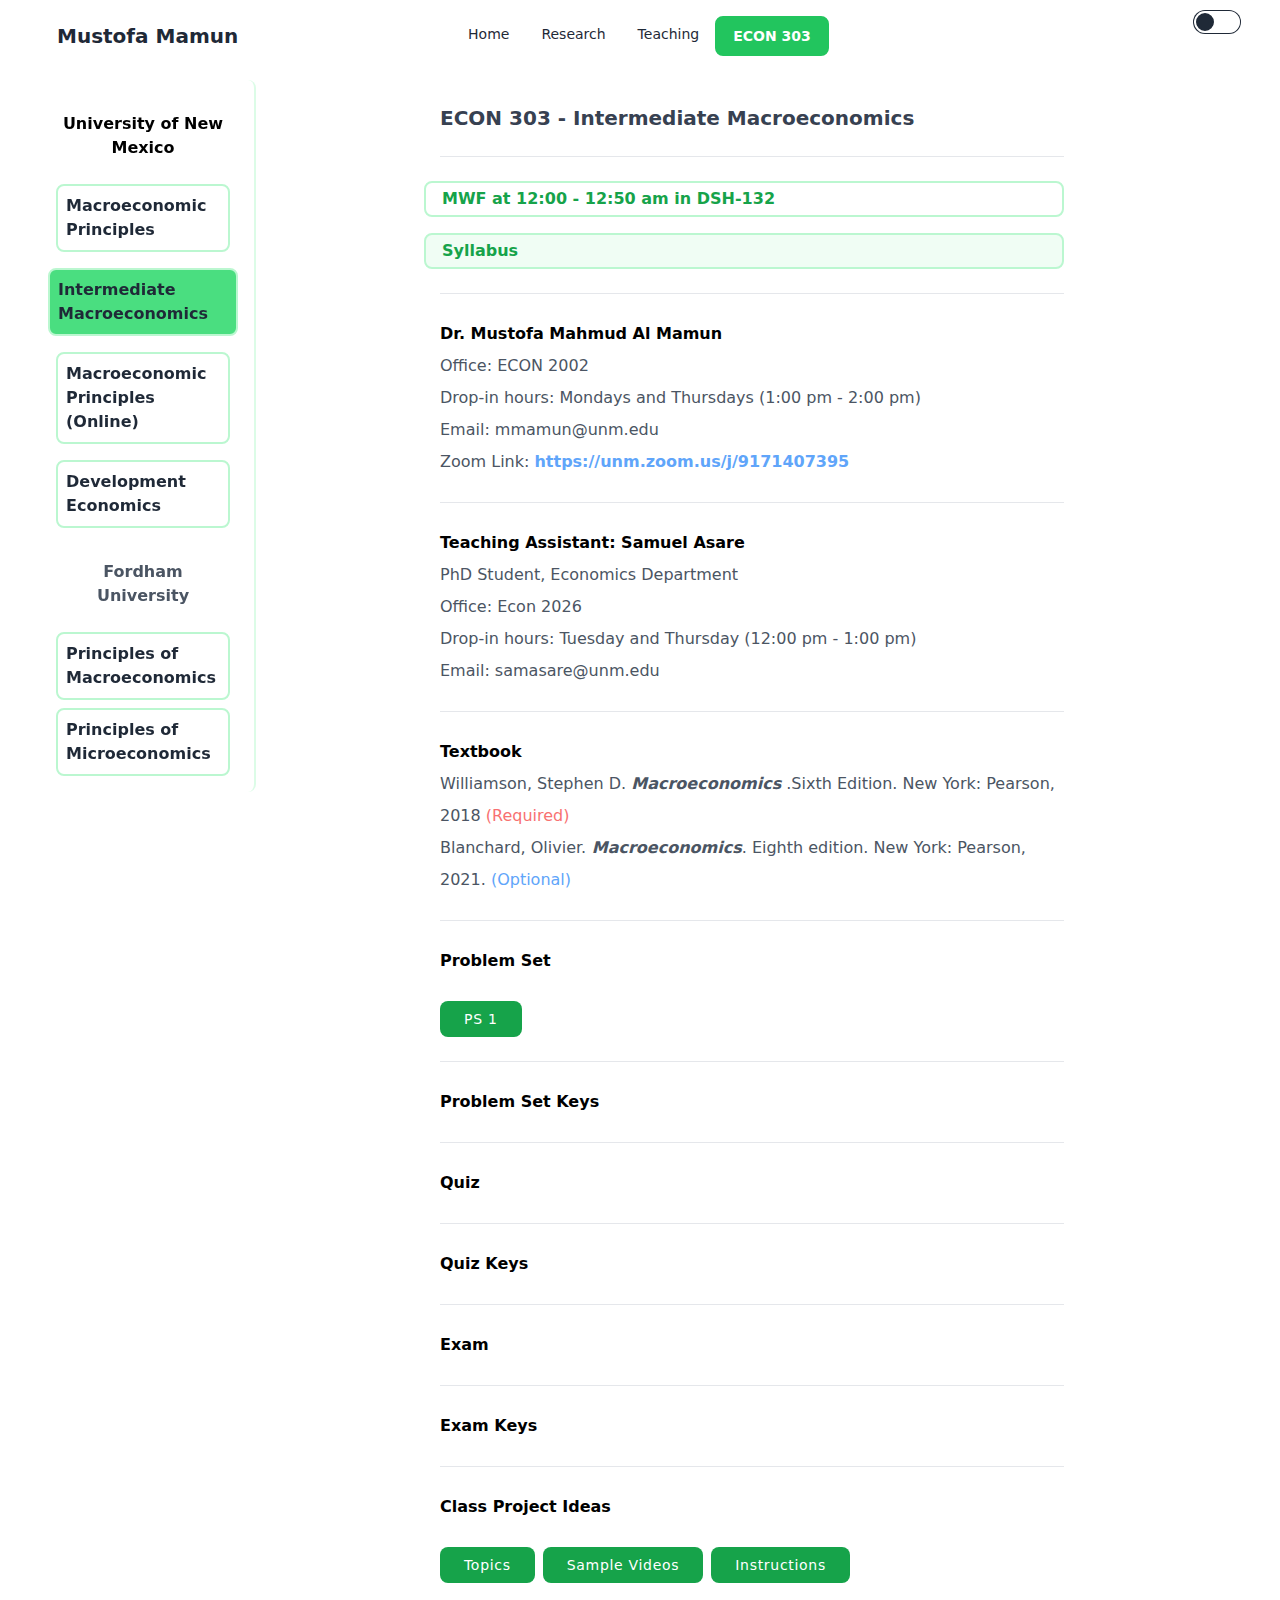
<file: src/courses/Econ303.html>
<!DOCTYPE html>
<html lang="en">
  <head>
    <meta charset="UTF-8" />
    <meta name="viewport" content="width=device-width, initial-scale=1.0" />
    <meta
      name="description"
      content="ECON 303 - Intermediate Macroeconomics: Course details, syllabus, instructor information, and additional resources for students at the University of New Mexico." />
    <meta name="keywords" content="ECON 303, Intermediate Macroeconomics, Mustofa Mamun, University of New Mexico, Syllabus, Macroeconomics Course" />
    <meta name="author" content="Mustofa Mamun" />
    <link rel="icon" href="../images/favicon.png" type="image/png" />
    <link href="../output.css" rel="stylesheet" />
    <title>ECON 303 | Intermediate Macroeconomics - Mustofa Mamun</title>

    <!-- Global site tag (gtag.js) - Google Analytics -->
    <script async src="https://www.googletagmanager.com/gtag/js?id=G-LEJ614GTC5"></script>
    <script>
      window.dataLayer = window.dataLayer || [];
      function gtag() {
        dataLayer.push(arguments);
      }
      gtag("js", new Date());
      gtag("config", "G-LEJ614GTC5");
    </script>
  </head>
  <body class="max-w-[95%] mx-auto dark:dark:text-gray-50">
    <header>
      <nav class="relative z-10">
        <div class="navbar bg-base-100 fixed">
          <div class="navbar-start">
            <div class="dropdown">
              <div tabindex="0" role="button" class="btn btn-ghost lg:hidden">
                <svg xmlns="http://www.w3.org/2000/svg" class="h-5 w-5" fill="none" viewBox="0 0 24 24" stroke="currentColor">
                  <path stroke-linecap="round" stroke-linejoin="round" stroke-width="2" d="M4 6h16M4 12h8m-8 6h16" />
                </svg>
              </div>
              <ul tabindex="0" class="menu menu-sm dropdown-content bg-base-100 rounded-box z-[1] mt-3 w-52 p-2 shadow">
                <li><a href="../index.html">Home</a></li>
                <li><a href="../pages/research.html">Research</a></li>
                <li>
                  <a href="../pages/teaching.html">Teaching</a>
                  <ul class="p-2">
                    <li><a href="Online_Econ2110.html">ECON 2110 (Online)</a></li>
                    <li><a href="Econ2110.html">ECON 2110</a></li>
                    <li><a href="Econ321.html">ECON 321</a></li>
                  </ul>
                </li>
              </ul>
            </div>
            <a href="https://www.mustofamamun.com" class="btn btn-ghost hover:text-green-500 hover:bg-transparent text-xl">Mustofa Mamun</a>
          </div>
          <div class="navbar-center hidden lg:flex">
            <ul class="menu menu-horizontal px-1">
              <li><a href="../index.html">Home</a></li>
              <li><a href="../pages/research.html">Research</a></li>
              <li><a href="../pages/teaching.html">Teaching</a></li>
              <li class="border-green-500 border-2 rounded-lg bg-green-500 font-bold text-white"><a href="Econ303.html">ECON 303</a></li>
            </ul>
          </div>
          <div class="navbar-end hidden xl:flex lg:mr-[5%]">
            <label class="grid cursor-pointer place-items-center">
              <input type="checkbox" value="synthwave" class="toggle theme-controller bg-base-content" />
              <svg
                xmlns="http://www.w3.org/2000/svg"
                width="14"
                height="14"
                class="stroke-base-100 fill-base-100"
                viewBox="0 0 24 24"
                fill="none"
                stroke="currentColor"
                stroke-width="2"
                stroke-linecap="round"
                stroke-linejoin="round">
                <circle cx="12" cy="12" r="5" />
                <path d="M12 1v2M12 21v2M4.2 4.2l1.4 1.4M18.4 18.4l1.4 1.4M1 12h2M21 12h2M4.2 19.8l1.4-1.4M18.4 5.6l1.4-1.4" />
              </svg>
              <svg
                xmlns="http://www.w3.org/2000/svg"
                width="14"
                height="14"
                class="stroke-base-100 fill-base-100"
                viewBox="0 0 24 24"
                fill="none"
                stroke="currentColor"
                stroke-width="2"
                stroke-linecap="round"
                stroke-linejoin="round">
                <path d="M21 12.79A9 9 0 1 1 11.21 3 7 7 0 0 0 21 12.79z"></path>
              </svg>
            </label>
          </div>
        </div>
      </nav>
    </header>

    <main>
      <div class="flex w-full">
        <aside class="hidden lg:flex min-w-56 mt-20">
          <div class="fixed max-w-56 border-r-2 border-green-100 px-4 pb-2 rounded-lg">
            <a href=""><p class="p-2 mt-6 text-black font-semibold text-center animate-wave-text dark:text-white">University of New Mexico</p></a>
            <a href="Econ2110.html"
              ><p class="p-2 m-2 border-2 mt-4 border-green-200 rounded-lg font-semibold hover:bg-green-300 hover:font-bold">
                Macroeconomic Principles
              </p></a
            >

            <a href="Econ303.html"
              ><p class="p-2 mt-4 border-2 border-green-200 rounded-lg font-bold dark:text-white bg-green-400">Intermediate Macroeconomics</p></a
            >
            <a href="Online_Econ2110.html"
              ><p class="p-2 m-2 border-2 mt-4 border-green-200 rounded-lg font-semibold hover:bg-green-300 hover:font-bold">
                Macroeconomic Principles (Online)
              </p></a
            >
            <a href="Econ321.html"
              ><p class="p-2 m-2 border-2 mt-4 border-green-200 rounded-lg font-semibold hover:bg-green-300 hover:font-bold">
                Development Economics
              </p></a
            >

            <a href=""><p class="p-2 mt-6 text-gray-600 font-semibold text-center dark:text-gray-50">Fordham University</p></a>
            <a href="Fordham/Econ1100.html"
              ><p class="p-2 m-2 border-2 mt-4 border-green-200 rounded-lg font-semibold hover:bg-green-300 hover:font-bold">
                Principles of Macroeconomics
              </p></a
            >
            <a href="Fordham/Econ1200.html"
              ><p class="p-2 m-2 border-2 border-green-200 rounded-lg font-semibold hover:bg-green-300 hover:font-bold">
                Principles of Microeconomics
              </p></a
            >
          </div>
        </aside>
        <div class="w-full lg:w-4/5 flex-grow px-4 mt-10">
          <section class="max-w-2xl px-6 py-8 mx-auto bg-white dark:bg-gray-900">
            <header>
              <!-- <a href="#">
                <img class="w-auto h-7 sm:h-8" src="https://merakiui.com/images/full-logo.svg" alt="" />
              </a> -->
            </header>

            <main class="mt-8">
              <p class="text-xl text-gray-700 dark:text-white font-bold">ECON 303 - Intermediate Macroeconomics</p>
              <hr class="my-6 border-gray-200 dark:border-gray-700" />
              <p class="mt-4 leading-loose border-2 px-4 rounded-lg border-green-200 md:-ml-4 text-green-600 font-semibold text-center md:flex">
                MWF at 12:00 - 12:50 am in DSH-132
              </p>
              <a href="https://drive.google.com/file/d/1Cg7iY7RWhii45qg3cTtL0jh7G8aXul5C/view" target="_blank">
                <p
                  class="mt-4 leading-loose border-2 px-4 rounded-lg border-green-200 md:-ml-4 text-green-600 font-semibold text-center md:flex bg-green-50 hover:bg-green-100">
                  Syllabus
                </p></a
              >
              <hr class="my-6 border-gray-200 dark:border-gray-700" />
              <p class="mt-4 leading-loose text-black dark:text-gray-50 font-semibold">Dr. Mustofa Mahmud Al Mamun</p>
              <p class="leading-loose text-gray-600 dark:text-gray-50">Office: ECON 2002</p>
              <p class="leading-loose text-gray-600 dark:text-gray-50">Drop-in hours: Mondays and Thursdays (1:00 pm - 2:00 pm)</p>
              <p class="leading-loose text-gray-600 dark:text-gray-50">Email: mmamun@unm.edu</p>
              <p class="leading-loose text-gray-600 dark:text-gray-50">
                Zoom Link: <a class="text-blue-400 font-bold" href="https://unm.zoom.us/j/9171407395">https://unm.zoom.us/j/9171407395</a>
              </p>
              <hr class="my-6 border-gray-200 dark:border-gray-700" />
              <p class="mt-4 leading-loose text-black dark:text-gray-50 font-semibold">Teaching Assistant: Samuel Asare</p>
              <p class="leading-loose text-gray-600 dark:text-gray-50">PhD Student, Economics Department</p>
              <p class="leading-loose text-gray-600 dark:text-gray-50">Office: Econ 2026</p>
              <p class="leading-loose text-gray-600 dark:text-gray-50">Drop-in hours: Tuesday and Thursday (12:00 pm - 1:00 pm)</p>
              <p class="leading-loose text-gray-600 dark:text-gray-50">Email: samasare@unm.edu</p>
              <hr class="my-6 border-gray-200 dark:border-gray-700" />

              <div>
                <p class="leading-loose text-black dark:text-gray-50 font-semibold">Textbook</p>
                <p class="leading-loose text-gray-600 dark:text-gray-300">
                  Williamson, Stephen D. <i class="font-semibold">Macroeconomics</i> .Sixth Edition. New York: Pearson, 2018
                  <span class="text-red-400">(Required)</span>
                </p>

                <p class="leading-loose text-gray-600 dark:text-gray-300">
                  Blanchard, Olivier.<i class="font-semibold"> Macroeconomics</i>. Eighth edition. New York: Pearson, 2021.
                  <span class="text-blue-400">(Optional)</span>
                </p>
              </div>

              <hr class="my-6 border-gray-200 dark:border-gray-700" />

              <!-- ASSIGNMENT PART START  -->

              <!-- Problem Set -->
              <div>
                <p class="leading-loose text-black dark:text-gray-50 font-semibold">Problem Set</p>
                <div class="flex flex-wrap gap-2">
                  <a href="https://drive.google.com/file/d/1O9PUVxoEzXWVst_JQcumt4TvmRsk92HP/view" target="_blank"
                    ><button
                      class="px-6 py-2 mt-6 text-sm font-medium tracking-wider text-white capitalize transition-colors duration-300 transform bg-green-600 rounded-lg hover:bg-green-500 focus:outline-none focus:ring focus:ring-green-300 focus:ring-opacity-80">
                      PS 1
                    </button></a
                  >
                  <!-- 
                  <a href="DRIVE LINK HERE" target="_blank"
                    ><button
                      class="px-6 py-2 mt-6 text-sm font-medium tracking-wider text-white capitalize transition-colors duration-300 transform bg-green-600 rounded-lg hover:bg-green-500 focus:outline-none focus:ring focus:ring-green-300 focus:ring-opacity-80">
                      PS (NUMBER)
                    </button></a> 

                --></div>
              </div>

              <hr class="my-6 border-gray-200 dark:border-gray-700" />

              <!-- Problem Set Keys -->
              <div>
                <p class="leading-loose text-black dark:text-gray-50 font-semibold">Problem Set Keys</p>

                <div class="flex flex-wrap gap-2">
                  <!--
                   <a href="DRIVE LINK HERE" target="_blank">
                    <button
                      class="px-6 py-2 mt-6 text-sm font-medium tracking-wider text-white capitalize transition-colors duration-300 transform bg-green-600 rounded-lg hover:bg-green-500 focus:outline-none focus:ring focus:ring-green-300 focus:ring-opacity-80">
                      PS (NUMBER)
                    </button>
                  </a> 
                  -->
                </div>
              </div>

              <hr class="my-6 border-gray-200 dark:border-gray-700" />

              <!-- Quiz -->
              <div>
                <p class="leading-loose text-black dark:text-gray-50 font-semibold">Quiz</p>

                <div class="flex flex-wrap gap-2">
                  <!--
                   <a href="DRIVE LINK HERE" target="_blank">
                    <button
                      class="px-6 py-2 mt-6 text-sm font-medium tracking-wider text-white capitalize transition-colors duration-300 transform bg-green-600 rounded-lg hover:bg-green-500 focus:outline-none focus:ring focus:ring-green-300 focus:ring-opacity-80">
                      Qz (NUMBER)
                    </button></a
                  >
                   -->
                </div>
              </div>

              <hr class="my-6 border-gray-200 dark:border-gray-700" />

              <!-- Quiz Keys -->
              <div>
                <p class="leading-loose text-black dark:text-gray-50 font-semibold">Quiz Keys</p>

                <div class="flex flex-wrap gap-2">
                  <!--
                   <a href="DRIVE LINK HERE" target="_blank">
                    <button
                      class="px-6 py-2 mt-6 text-sm font-medium tracking-wider text-white capitalize transition-colors duration-300 transform bg-green-600 rounded-lg hover:bg-green-500 focus:outline-none focus:ring focus:ring-green-300 focus:ring-opacity-80">
                      Qz (NUMBER)
                    </button></a> 
                  -->
                </div>
              </div>

              <hr class="my-6 border-gray-200 dark:border-gray-700" />

              <!-- Exams -->
              <div>
                <p class="leading-loose text-black dark:text-gray-50 font-semibold">Exam</p>

                <div class="flex flex-wrap gap-2">
                  <!--
     <a href="DRIVE LINK HERE" target="_blank">
      <button
        class="px-6 py-2 mt-6 text-sm font-medium tracking-wider text-white capitalize transition-colors duration-300 transform bg-green-600 rounded-lg hover:bg-green-500 focus:outline-none focus:ring focus:ring-green-300 focus:ring-opacity-80">
        Mid (NUMBER)
      </button></a> 
    -->
                </div>
              </div>

              <hr class="my-6 border-gray-200 dark:border-gray-700" />

              <!-- Exams Keys -->
              <div>
                <p class="leading-loose text-black dark:text-gray-50 font-semibold">Exam Keys</p>

                <div class="flex flex-wrap gap-2">
                  <!--
     <a href="DRIVE LINK HERE" target="_blank">
      <button
        class="px-6 py-2 mt-6 text-sm font-medium tracking-wider text-white capitalize transition-colors duration-300 transform bg-green-600 rounded-lg hover:bg-green-500 focus:outline-none focus:ring focus:ring-green-300 focus:ring-opacity-80">
        Mid (NUMBER)
      </button></a> 
    -->
                </div>
              </div>

              <hr class="my-6 border-gray-200 dark:border-gray-700" />

              <!-- Class Project Ideas -->
              <div>
                <p class="leading-loose text-black dark:text-gray-50 font-semibold">Class Project Ideas</p>

                <div class="flex flex-wrap gap-2">
                  <a href="https://drive.google.com/file/d/1PQhh1w7Mv7HKi47y91zYLrvCMm9-wFfq/view" target="_blank">
                    <button
                      class="px-6 py-2 mt-6 text-sm font-medium tracking-wider text-white capitalize transition-colors duration-300 transform bg-green-600 rounded-lg hover:bg-green-500 focus:outline-none focus:ring focus:ring-green-300 focus:ring-opacity-80">
                      Topics
                    </button></a
                  >

                  <a href="https://drive.google.com/file/d/1Gywu9MxjybILDfvdxbT2EkRPW0ZPHL6g/view" target="_blank">
                    <button
                      class="px-6 py-2 mt-6 text-sm font-medium tracking-wider text-white capitalize transition-colors duration-300 transform bg-green-600 rounded-lg hover:bg-green-500 focus:outline-none focus:ring focus:ring-green-300 focus:ring-opacity-80">
                      Sample Videos
                    </button></a
                  >
                  <a href="https://drive.google.com/file/d/1aEka4ydfVzWRQFkDKkq5wzttlp_yirX6/view" target="_blank">
                    <button
                      class="px-6 py-2 mt-6 text-sm font-medium tracking-wider text-white capitalize transition-colors duration-300 transform bg-green-600 rounded-lg hover:bg-green-500 focus:outline-none focus:ring focus:ring-green-300 focus:ring-opacity-80">
                      Instructions
                    </button></a
                  >

                  <!--
                   <a href="DRIVE LINK HERE" target="_blank">
                    <button
                      class="px-6 py-2 mt-6 text-sm font-medium tracking-wider text-white capitalize transition-colors duration-300 transform bg-green-600 rounded-lg hover:bg-green-500 focus:outline-none focus:ring focus:ring-green-300 focus:ring-opacity-80">
                      Topics (NUMBER)
                    </button></a>
                   -->
                </div>
              </div>
            </main>

            <footer class="mt-8"></footer>
          </section>
        </div>
      </div>
    </main>

    <footer></footer>
  </body>
</html>
</file>
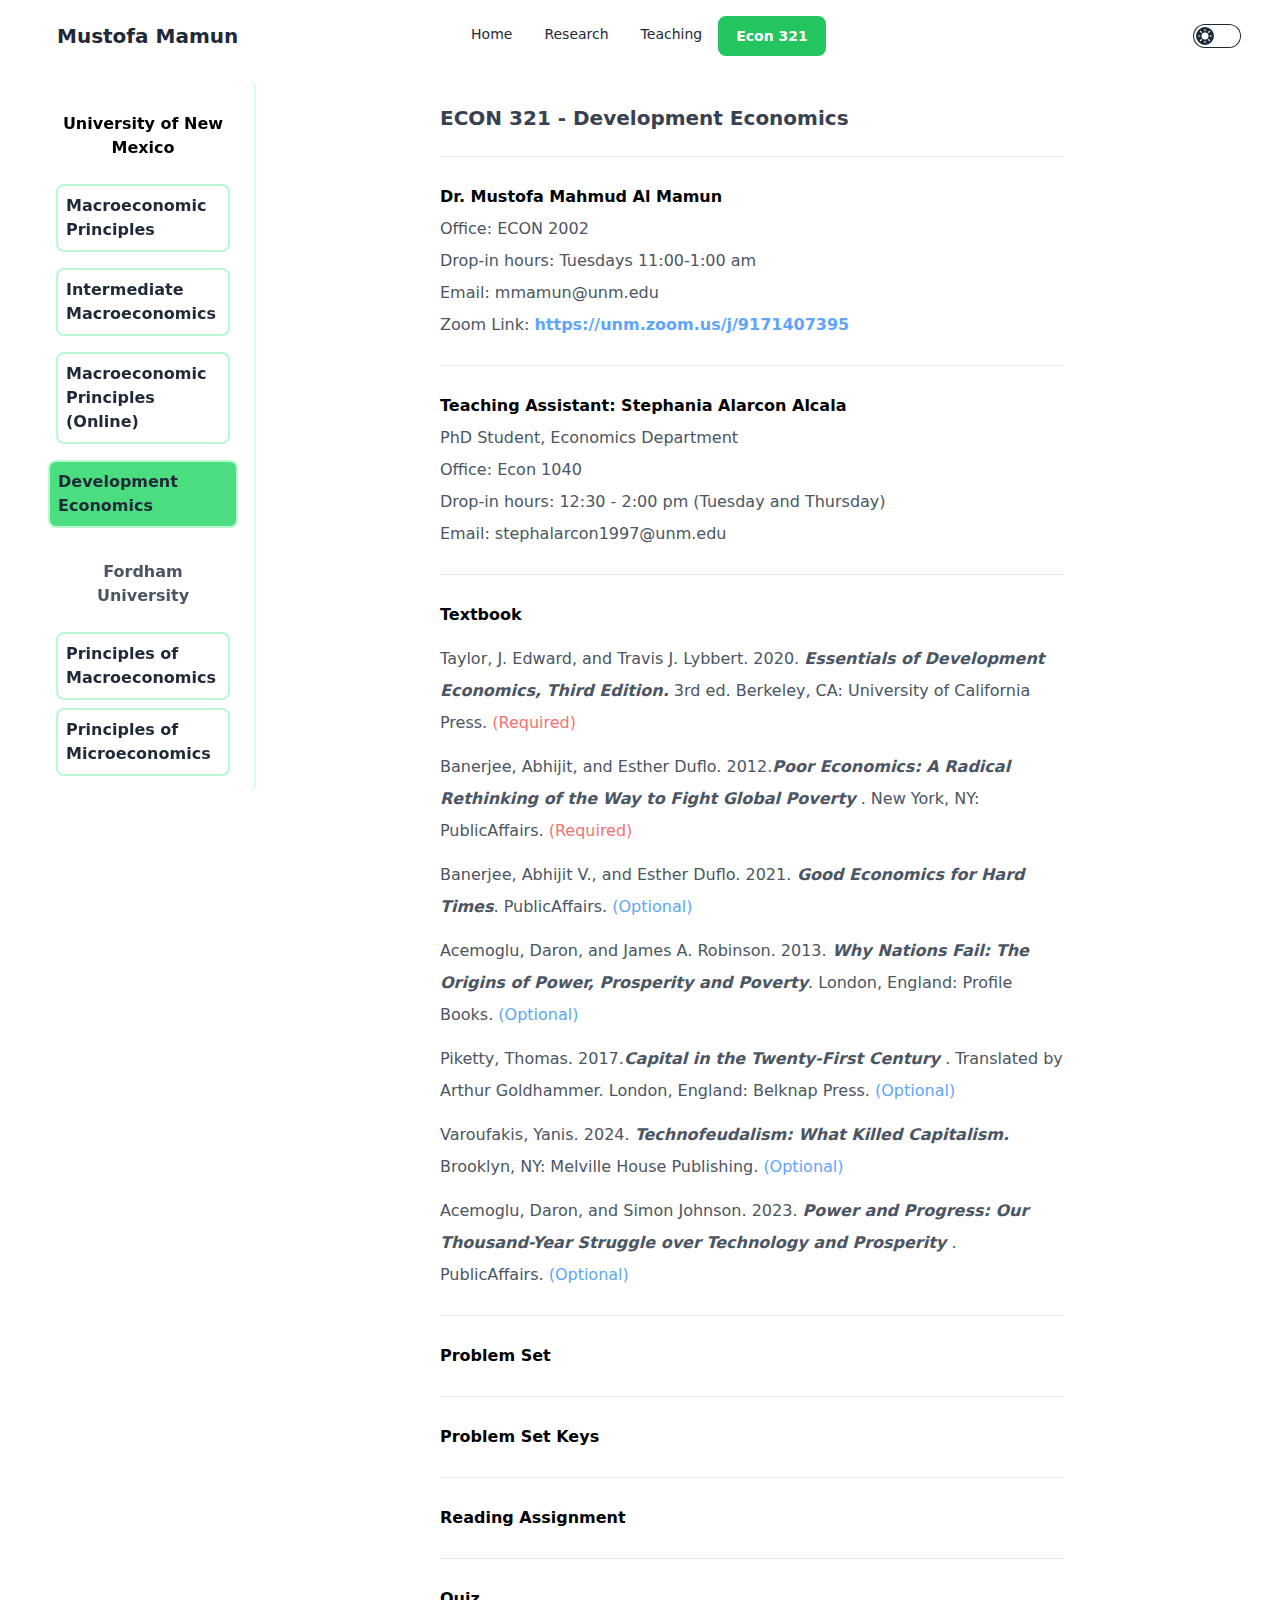
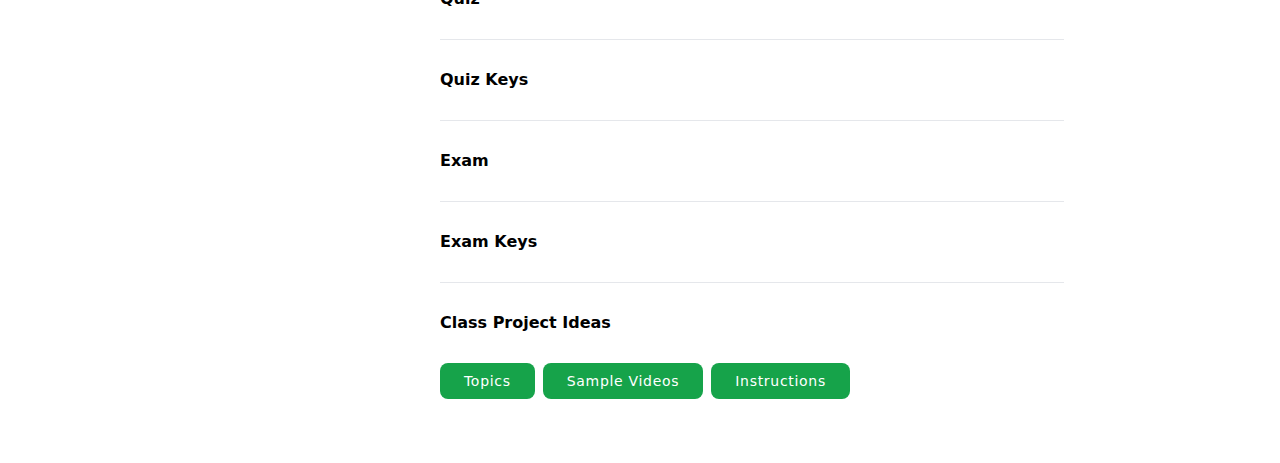
<file: src/courses/Econ321.html>
<!DOCTYPE html>
<html lang="en">
  <head>
    <meta charset="UTF-8" />
    <meta name="viewport" content="width=device-width, initial-scale=1.0" />
    <meta
      name="description"
      content="Explore ECON 321 course materials, including topics, teaching methods, and resources. Learn from Dr. Mustofa Mamun, a macroeconomist specializing in research and teaching." />
    <meta name="keywords" content="ECON 321, Economics, Mustofa Mamun, Teaching, Course Materials, Macroeconomics, Fiscal Policy, Econometrics" />
    <meta name="author" content="Mustofa Mamun" />
    <meta property="og:title" content="ECON 321 | Development Economics | Dr. Mustofa Mamun" />
    <meta
      property="og:description"
      content="Discover ECON 321 resources and topics taught by Dr. Mustofa Mamun, an expert in macroeconomics and computational economics." />
    <meta property="og:image" content="https://www.mustofamamun.com/images/favicon.png" />
    <meta property="og:url" content="https://www.mustofamamun.com/pages/Econ321.html" />
    <meta name="twitter:card" content="summary_large_image" />
    <meta name="twitter:title" content="ECON 321 | Dr. Mustofa Mamun" />
    <meta
      name="twitter:description"
      content="Explore the ECON 321 course led by Dr. Mustofa Mamun, featuring macroeconomics, econometrics, and more." />
    <meta name="twitter:image" content="https://www.mustofamamun.com/images/favicon.png" />
    <link rel="icon" href="../images/favicon.png" type="image/png" />
    <link href="../output.css" rel="stylesheet" />
    <title>ECON 321 | Dr. Mustofa Mamun</title>
    <!-- Global site tag (gtag.js) - Google Analytics -->
    <script async src="https://www.googletagmanager.com/gtag/js?id=G-LEJ614GTC5"></script>
    <script>
      window.dataLayer = window.dataLayer || [];
      function gtag() {
        dataLayer.push(arguments);
      }
      gtag("js", new Date());
      gtag("config", "G-LEJ614GTC5");
    </script>
  </head>
  <body class="max-w-[95%] mx-auto dark:text-gray-50">
    <header>
      <nav class="relative z-10">
        <div class="navbar bg-base-100 fixed">
          <div class="navbar-start">
            <div class="dropdown">
              <div tabindex="0" role="button" class="btn btn-ghost lg:hidden">
                <svg xmlns="http://www.w3.org/2000/svg" class="h-5 w-5" fill="none" viewBox="0 0 24 24" stroke="currentColor">
                  <path stroke-linecap="round" stroke-linejoin="round" stroke-width="2" d="M4 6h16M4 12h8m-8 6h16" />
                </svg>
              </div>
              <ul tabindex="0" class="menu menu-sm dropdown-content bg-base-100 rounded-box z-[1] mt-3 w-52 p-2 shadow">
                <li><a href="../index.html">Home</a></li>
                <li><a href="../pages/research.html">Research</a></li>
                <li>
                  <a href="../pages/teaching.html">Teaching</a>
                  <ul class="p-2">
                    <li><a href="Online_Econ2110.html">ECON 2110 (Online)</a></li>
                    <li><a href="Econ2110.html">ECON 2110</a></li>
                    <li><a href="Econ321.html">ECON 321</a></li>
                  </ul>
                </li>
              </ul>
            </div>
            <a href="https://www.mustofamamun.com" class="btn btn-ghost hover:text-green-500 hover:bg-transparent text-xl">Mustofa Mamun</a>
          </div>
          <div class="navbar-center hidden lg:flex">
            <ul class="menu menu-horizontal px-1">
              <li><a href="../index.html">Home</a></li>
              <li><a href="../pages/research.html">Research</a></li>
              <li><a href="../pages/teaching.html">Teaching</a></li>
              <li class="border-green-500 border-2 rounded-lg bg-green-500 font-bold text-white"><a href="Econ321.html">Econ 321</a></li>
            </ul>
          </div>
          <div class="navbar-end hidden xl:flex lg:mr-[5%]">
            <label class="grid cursor-pointer place-items-center">
              <input type="checkbox" value="synthwave" class="toggle theme-controller bg-base-content col-span-2 col-start-1 row-start-1" />
              <svg
                class="stroke-base-100 fill-base-100 col-start-1 row-start-1"
                xmlns="http://www.w3.org/2000/svg"
                width="14"
                height="14"
                viewBox="0 0 24 24"
                fill="none"
                stroke="currentColor"
                stroke-width="2"
                stroke-linecap="round"
                stroke-linejoin="round">
                <circle cx="12" cy="12" r="5" />
                <path d="M12 1v2M12 21v2M4.2 4.2l1.4 1.4M18.4 18.4l1.4 1.4M1 12h2M21 12h2M4.2 19.8l1.4-1.4M18.4 5.6l1.4-1.4" />
              </svg>
              <svg
                class="stroke-base-100 fill-base-100 col-start-2 row-start-1"
                xmlns="http://www.w3.org/2000/svg"
                width="14"
                height="14"
                viewBox="0 0 24 24"
                fill="none"
                stroke="currentColor"
                stroke-width="2"
                stroke-linecap="round"
                stroke-linejoin="round">
                <path d="M21 12.79A9 9 0 1 1 11.21 3 7 7 0 0 0 21 12.79z"></path>
              </svg>
            </label>
          </div>
        </div>
      </nav>
    </header>

    <main>
      <div class="flex w-full">
        <aside class="hidden lg:flex min-w-56 mt-20">
          <div class="fixed max-w-56 border-r-2 border-green-100 px-4 pb-2 rounded-lg">
            <a href=""><p class="p-2 mt-6 text-black font-semibold text-center dark:text-white animate-wave-text">University of New Mexico</p></a>

            <a href="Econ2110.html"
              ><p class="p-2 m-2 border-2 mt-4 border-green-200 rounded-lg font-semibold hover:bg-green-300 hover:font-bold">
                Macroeconomic Principles
              </p></a
            >

            <a href="Econ303.html"
              ><p class="p-2 m-2 border-2 mt-4 border-green-200 rounded-lg font-semibold hover:bg-green-300 hover:font-bold">
                Intermediate Macroeconomics
              </p></a
            >
            <a href="Online_Econ2110.html"
              ><p class="p-2 m-2 border-2 mt-4 border-green-200 rounded-lg font-semibold hover:bg-green-300 hover:font-bold">
                Macroeconomic Principles (Online)
              </p></a
            >

            <a href="Econ321.html"><p class="p-2 mt-4 border-2 border-green-200 rounded-lg font-bold bg-green-400">Development Economics</p></a>

            <a href=""><p class="p-2 mt-6 text-gray-600 font-semibold text-center dark:text-gray-50">Fordham University</p></a>

            <a href="Fordham/Econ1100.html"
              ><p class="p-2 m-2 border-2 mt-4 border-green-200 rounded-lg font-semibold hover:bg-green-300 hover:font-bold">
                Principles of Macroeconomics
              </p></a
            >
            <a href="Fordham/Econ1200.html"
              ><p class="p-2 m-2 border-2 border-green-200 rounded-lg font-semibold hover:bg-green-300 hover:font-bold">
                Principles of Microeconomics
              </p></a
            >
          </div>
        </aside>
        <div class="w-full lg:w-4/5 flex-grow px-4 mt-10">
          <section class="max-w-2xl px-6 py-8 mx-auto bg-white dark:bg-gray-900">
            <header>
              <!-- <a href="#">
                <img class="w-auto h-7 sm:h-8" src="https://merakiui.com/images/full-logo.svg" alt="" />
              </a> -->
            </header>

            <main class="mt-8">
              <p class="text-xl text-gray-700 dark:text-white font-bold">ECON 321 - Development Economics</p>
              <hr class="my-6 border-gray-200 dark:border-gray-700" />
              <p class="mt-4 leading-loose text-black dark:text-gray-50 font-semibold">Dr. Mustofa Mahmud Al Mamun</p>
              <p class="leading-loose text-gray-600 dark:text-gray-50">Office: ECON 2002</p>
              <p class="leading-loose text-gray-600 dark:text-gray-50">Drop-in hours: Tuesdays 11:00-1:00 am</p>
              <p class="leading-loose text-gray-600 dark:text-gray-50">Email: mmamun@unm.edu</p>
              <p class="leading-loose text-gray-600 dark:text-gray-50">
                Zoom Link: <a class="text-blue-400 font-bold" href="https://unm.zoom.us/j/9171407395">https://unm.zoom.us/j/9171407395</a>
              </p>
              <hr class="my-6 border-gray-200 dark:border-gray-700" />

              <p class="mt-4 leading-loose text-black dark:text-gray-50 font-semibold">Teaching Assistant: Stephania Alarcon Alcala</p>
              <p class="leading-loose text-gray-600 dark:text-gray-50">PhD Student, Economics Department</p>
              <p class="leading-loose text-gray-600 dark:text-gray-50">Office: Econ 1040</p>
              <p class="leading-loose text-gray-600 dark:text-gray-50">Drop-in hours: 12:30 - 2:00 pm (Tuesday and Thursday)</p>
              <p class="leading-loose text-gray-600 dark:text-gray-50">Email: stephalarcon1997@unm.edu</p>

              <hr class="my-6 border-gray-200 dark:border-gray-700" />

              <div class="space-y-3">
                <p class="leading-loose text-black dark:text-gray-50 font-semibold">Textbook</p>

                <p class="leading-loose text-gray-600 dark:text-gray-300">
                  Taylor, J. Edward, and Travis J. Lybbert. 2020. <i class="font-semibold">Essentials of Development Economics, Third Edition.</i> 3rd
                  ed. Berkeley, CA: University of California Press. <span class="text-red-400">(Required)</span>
                </p>

                <p class="leading-loose text-gray-600 dark:text-gray-300">
                  Banerjee, Abhijit, and Esther Duflo. 2012.<i class="font-semibold"
                    >Poor Economics: A Radical Rethinking of the Way to Fight Global Poverty</i
                  >
                  . New York, NY: PublicAffairs. <span class="text-red-400">(Required)</span>
                </p>
                <p class="leading-loose text-gray-600 dark:text-gray-300">
                  Banerjee, Abhijit V., and Esther Duflo. 2021.<i class="font-semibold"> Good Economics for Hard Times</i>. PublicAffairs.
                  <span class="text-blue-400">(Optional)</span>
                </p>
                <p class="leading-loose text-gray-600 dark:text-gray-300">
                  Acemoglu, Daron, and James A. Robinson. 2013.<i class="font-semibold">
                    Why Nations Fail: The Origins of Power, Prosperity and Poverty</i
                  >. London, England: Profile Books. <span class="text-blue-400">(Optional)</span>
                </p>
                <p class="leading-loose text-gray-600 dark:text-gray-300">
                  Piketty, Thomas. 2017.<i class="font-semibold">Capital in the Twenty-First Century</i> . Translated by Arthur Goldhammer. London,
                  England: Belknap Press.
                  <span class="text-blue-400">(Optional)</span>
                </p>
                <p class="leading-loose text-gray-600 dark:text-gray-300">
                  Varoufakis, Yanis. 2024. <i class="font-semibold">Technofeudalism: What Killed Capitalism.</i> Brooklyn, NY: Melville House
                  Publishing.
                  <span class="text-blue-400">(Optional)</span>
                </p>
                <p class="leading-loose text-gray-600 dark:text-gray-300">
                  Acemoglu, Daron, and Simon Johnson. 2023.
                  <i class="font-semibold">Power and Progress: Our Thousand-Year Struggle over Technology and Prosperity</i> . PublicAffairs.
                  <span class="text-blue-400">(Optional)</span>
                </p>
              </div>

              <hr class="my-6 border-gray-200 dark:border-gray-700" />

              <!-- ASSIGNMENT PART START  -->

              <!-- Problem Set -->
              <div>
                <p class="leading-loose text-black dark:text-gray-50 font-semibold">Problem Set</p>

                <div class="flex flex-wrap gap-2">
                  <!--
                 <a href="DRIVE LINK HERE" target="_blank"
                  ><button
                    class="px-6 py-2 mt-6 text-sm font-medium tracking-wider text-white capitalize transition-colors duration-300 transform bg-green-600 rounded-lg hover:bg-green-500 focus:outline-none focus:ring focus:ring-green-300 focus:ring-opacity-80">
                    PS (NUMBER)
                  </button></a> 
                --></div>
              </div>

              <hr class="my-6 border-gray-200 dark:border-gray-700" />

              <!-- Problem Set Keys -->
              <div>
                <p class="leading-loose text-black dark:text-gray-50 font-semibold">Problem Set Keys</p>

                <div class="flex flex-wrap gap-2">
                  <!-- 
                  <a href="DRIVE LINK HERE" target="_blank"
                    ><button
                      class="px-6 py-2 mt-6 text-sm font-medium tracking-wider text-white capitalize transition-colors duration-300 transform bg-green-600 rounded-lg hover:bg-green-500 focus:outline-none focus:ring focus:ring-green-300 focus:ring-opacity-80">
                      PS (NUMBER)
                    </button></a> 
                    -->
                </div>
              </div>

              <hr class="my-6 border-gray-200 dark:border-gray-700" />

              <!-- Reading Assignment -->
              <div>
                <p class="leading-loose text-black dark:text-gray-50 font-semibold">Reading Assignment</p>

                <div class="flex flex-wrap gap-2">
                  <!-- 
                  <a href="DRIVE LINK HERE" target="_blank"
                    ><button
                      class="px-6 py-2 mt-6 text-sm font-medium tracking-wider text-white capitalize transition-colors duration-300 transform bg-green-600 rounded-lg hover:bg-green-500 focus:outline-none focus:ring focus:ring-green-300 focus:ring-opacity-80">
                      Rd (NUMBER)
                    </button></a
                  > 
                  -->
                </div>
              </div>

              <hr class="my-6 border-gray-200 dark:border-gray-700" />

              <!-- Quiz -->
              <div>
                <p class="leading-loose text-black dark:text-gray-50 font-semibold">Quiz</p>

                <div class="flex flex-wrap gap-2">
                  <!-- 
                  <a href="DRIVE LINK HERE" target="_blank">
                    <button
                    class="px-6 py-2 mt-6 text-sm font-medium tracking-wider text-white capitalize transition-colors duration-300 transform bg-green-600 rounded-lg hover:bg-green-500 focus:outline-none focus:ring focus:ring-green-300 focus:ring-opacity-80">
                    Qz (NUMBER)
                  </button>
                  </a> 
                  -->
                </div>
              </div>

              <hr class="my-6 border-gray-200 dark:border-gray-700" />

              <!-- Quiz Keys -->
              <div>
                <p class="leading-loose text-black dark:text-gray-50 font-semibold">Quiz Keys</p>
                <div class="flex flex-wrap gap-2">
                  <!--
                   <a href="DRIVE LINK HERE" target="_blank">
                    <button
                    class="px-6 py-2 mt-6 text-sm font-medium tracking-wider text-white capitalize transition-colors duration-300 transform bg-green-600 rounded-lg hover:bg-green-500 focus:outline-none focus:ring focus:ring-green-300 focus:ring-opacity-80">
                    Qz (NUMBER)
                  </button>
                  </a> 
                  -->
                </div>
              </div>

              <hr class="my-6 border-gray-200 dark:border-gray-700" />

              <!-- Exams -->
              <div>
                <p class="leading-loose text-black dark:text-gray-50 font-semibold">Exam</p>

                <div class="flex flex-wrap gap-2">
                  <!--
     <a href="DRIVE LINK HERE" target="_blank">
      <button
        class="px-6 py-2 mt-6 text-sm font-medium tracking-wider text-white capitalize transition-colors duration-300 transform bg-green-600 rounded-lg hover:bg-green-500 focus:outline-none focus:ring focus:ring-green-300 focus:ring-opacity-80">
        Mid (NUMBER)
      </button></a> 
    -->
                </div>
              </div>

              <hr class="my-6 border-gray-200 dark:border-gray-700" />

              <!-- Exams Keys -->
              <div>
                <p class="leading-loose text-black dark:text-gray-50 font-semibold">Exam Keys</p>

                <div class="flex flex-wrap gap-2">
                  <!--
     <a href="DRIVE LINK HERE" target="_blank">
      <button
        class="px-6 py-2 mt-6 text-sm font-medium tracking-wider text-white capitalize transition-colors duration-300 transform bg-green-600 rounded-lg hover:bg-green-500 focus:outline-none focus:ring focus:ring-green-300 focus:ring-opacity-80">
        Mid (NUMBER)
      </button></a> 
    -->
                </div>
              </div>

              <hr class="my-6 border-gray-200 dark:border-gray-700" />

              <!-- Class Project Ideas -->
              <div>
                <p class="leading-loose text-black dark:text-gray-50 font-semibold">Class Project Ideas</p>

                <div class="flex flex-wrap gap-2">
                  <a href="https://drive.google.com/file/d/1PQhh1w7Mv7HKi47y91zYLrvCMm9-wFfq/view" target="_blank">
                    <button
                      class="px-6 py-2 mt-6 text-sm font-medium tracking-wider text-white capitalize transition-colors duration-300 transform bg-green-600 rounded-lg hover:bg-green-500 focus:outline-none focus:ring focus:ring-green-300 focus:ring-opacity-80">
                      Topics
                    </button></a
                  >

                  <a href="https://drive.google.com/file/d/1Gywu9MxjybILDfvdxbT2EkRPW0ZPHL6g/view" target="_blank">
                    <button
                      class="px-6 py-2 mt-6 text-sm font-medium tracking-wider text-white capitalize transition-colors duration-300 transform bg-green-600 rounded-lg hover:bg-green-500 focus:outline-none focus:ring focus:ring-green-300 focus:ring-opacity-80">
                      Sample Videos
                    </button></a
                  >
                  <a href="https://drive.google.com/file/d/1aEka4ydfVzWRQFkDKkq5wzttlp_yirX6/view" target="_blank">
                    <button
                      class="px-6 py-2 mt-6 text-sm font-medium tracking-wider text-white capitalize transition-colors duration-300 transform bg-green-600 rounded-lg hover:bg-green-500 focus:outline-none focus:ring focus:ring-green-300 focus:ring-opacity-80">
                      Instructions
                    </button></a
                  >

                  <!--
                   <a href="DRIVE LINK HERE" target="_blank">
                    <button
                      class="px-6 py-2 mt-6 text-sm font-medium tracking-wider text-white capitalize transition-colors duration-300 transform bg-green-600 rounded-lg hover:bg-green-500 focus:outline-none focus:ring focus:ring-green-300 focus:ring-opacity-80">
                      Topics (NUMBER)
                    </button></a>
                   -->
                </div>
              </div>
            </main>

            <footer class="mt-8"></footer>
          </section>
        </div>
      </div>
    </main>

    <footer></footer>
  </body>
</html>
</file>
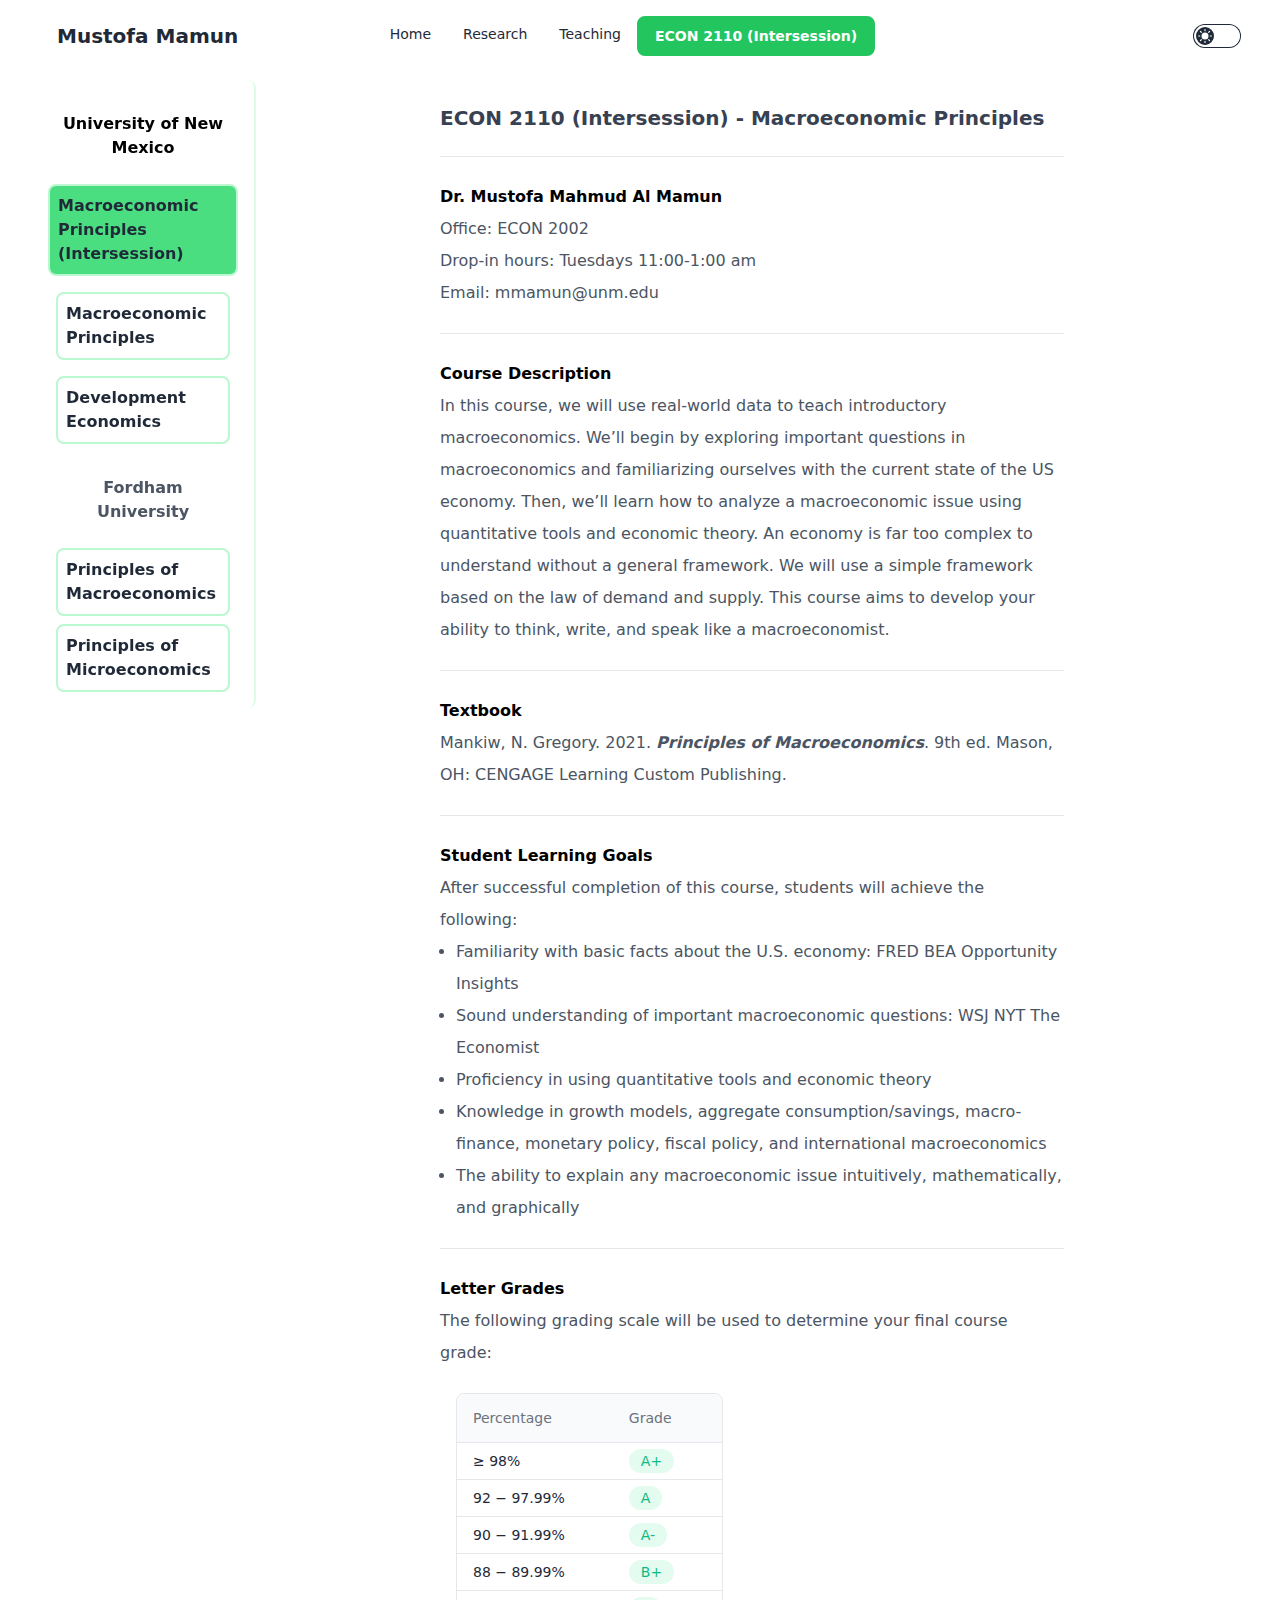
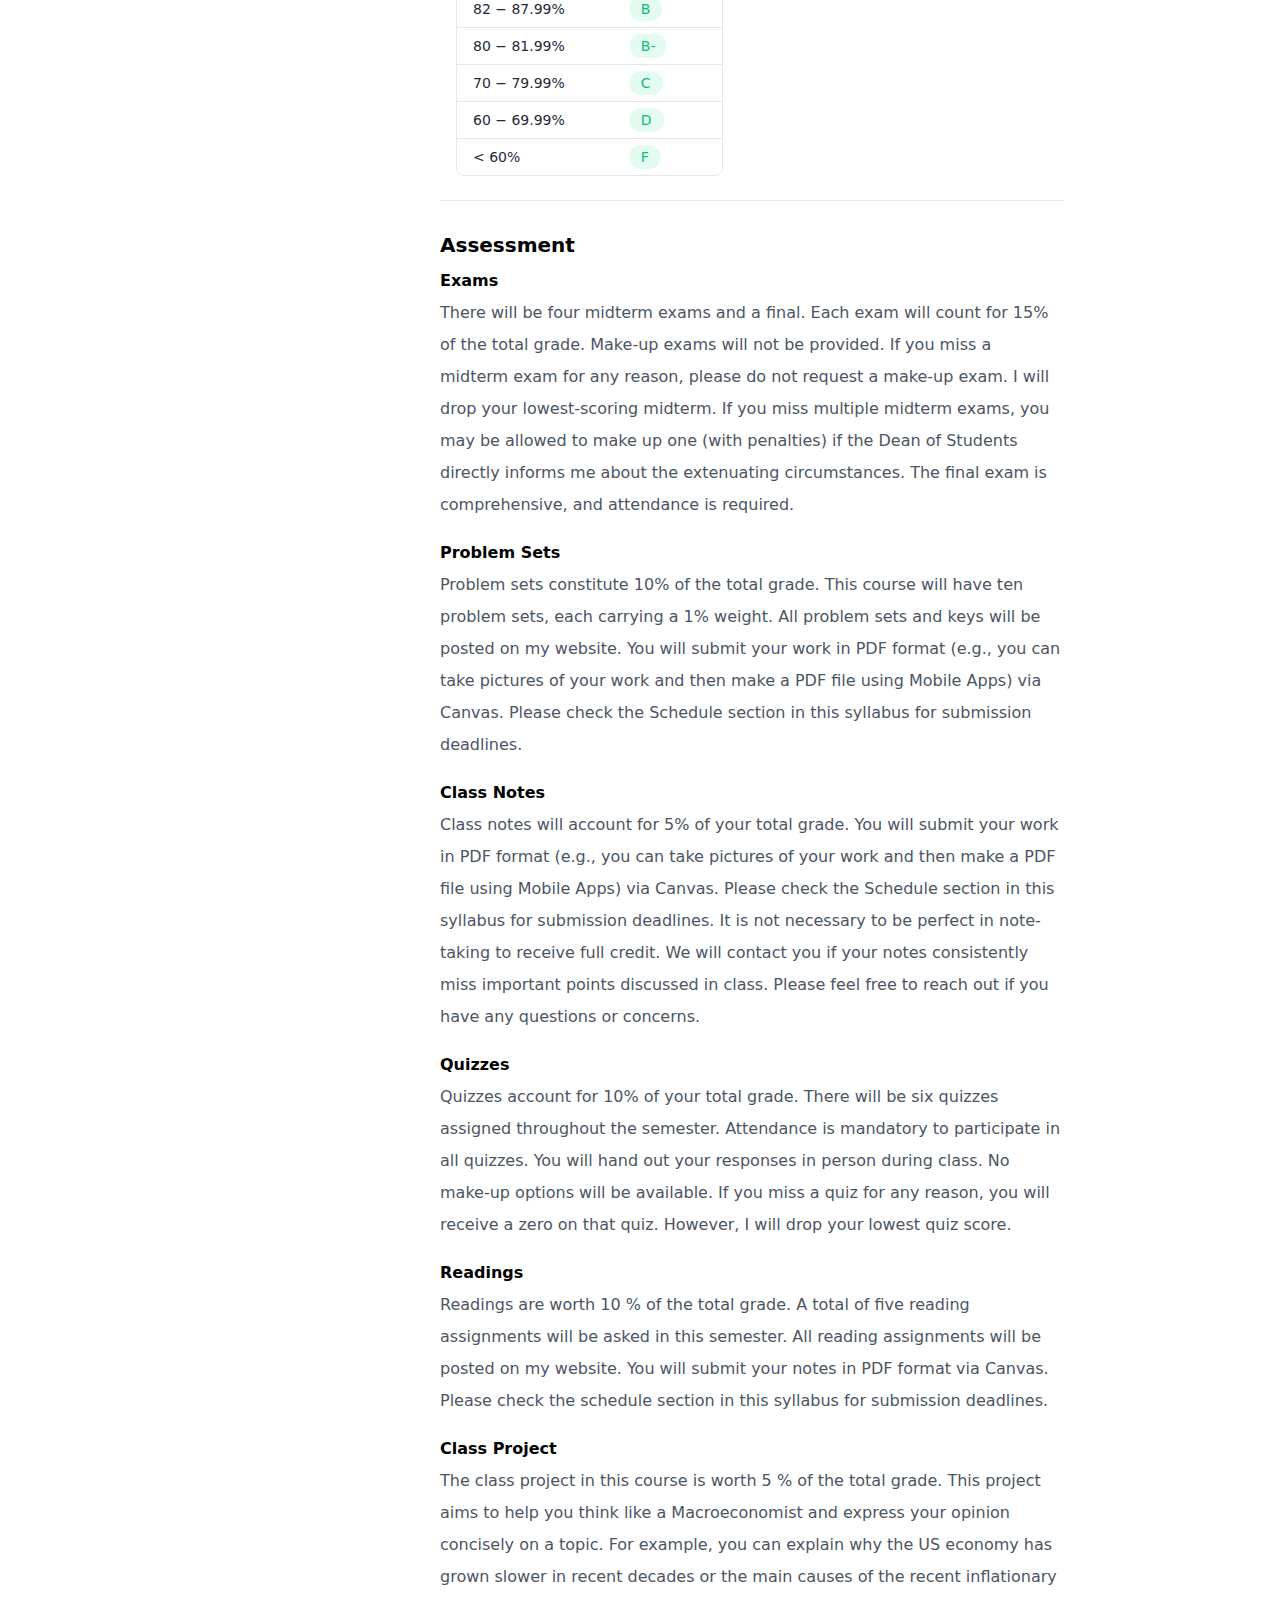
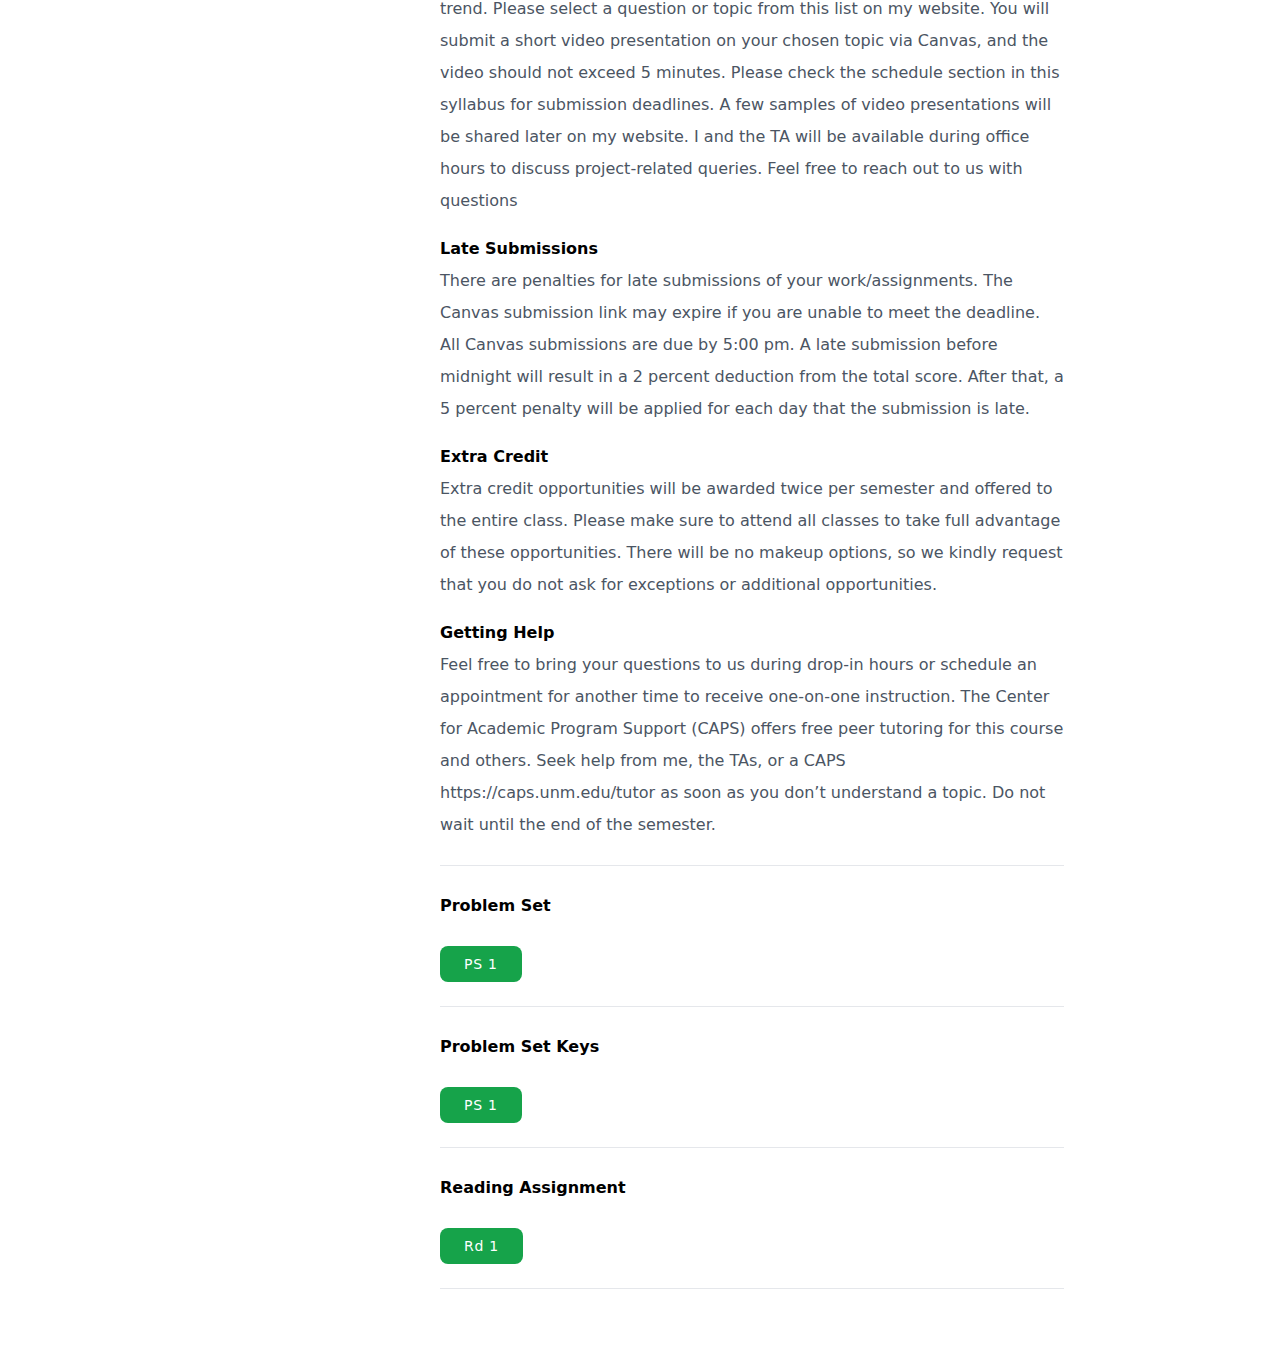
<file: src/courses/Intersession_Econ2110.html>
<!DOCTYPE html>
<html>
  <head>
    <meta charset="UTF-8" />
    <meta name="viewport" content="width=device-width, initial-scale=1.0" />
    <link href="../output.css" rel="stylesheet" />
    <title>Mamun | ECON 2110 (Intersession)</title>
    <!-- Global site tag (gtag.js) - Google Analytics -->
    <script async="" src="https://www.googletagmanager.com/gtag/js?id=G-LEJ614GTC5"></script>
    <script>
      window.dataLayer = window.dataLayer || [];
      function gtag() {
        dataLayer.push(arguments);
      }
      gtag("js", new Date());

      gtag("config", "G-LEJ614GTC5");
    </script>
  </head>
  <body class="max-w-[95%] mx-auto dark:dark:text-gray-50">
    <header>
      <nav class="relative z-10">
        <div class="navbar bg-base-100 fixed">
          <div class="navbar-start">
            <div class="dropdown">
              <div tabindex="0" role="button" class="btn btn-ghost lg:hidden">
                <svg xmlns="http://www.w3.org/2000/svg" class="h-5 w-5" fill="none" viewBox="0 0 24 24" stroke="currentColor">
                  <path stroke-linecap="round" stroke-linejoin="round" stroke-width="2" d="M4 6h16M4 12h8m-8 6h16" />
                </svg>
              </div>
              <ul tabindex="0" class="menu menu-sm dropdown-content bg-base-100 rounded-box z-[1] mt-3 w-52 p-2 shadow">
                <li><a href="../index.html">Home</a></li>
                <li><a href="../pages/research.html">Research</a></li>
                <li>
                  <a href="../pages/teaching.html">Teaching</a>

                  <ul class="p-2">
                    <li><a href="Intersession_Econ2110.html">ECON 2110 (Intersession)</a></li>
                    <li><a href="Econ2110.html">ECON 2110</a></li>
                    <li><a href="Econ321.html">ECON 321</a></li>
                  </ul>
                </li>
              </ul>
            </div>
            <a href="https://www.mustofamamun.com" class="btn btn-ghost hover:text-green-500 hover:bg-transparent text-xl">Mustofa Mamun</a>
          </div>
          <div class="navbar-center hidden lg:flex">
            <ul class="menu menu-horizontal px-1">
              <li><a href="../index.html">Home</a></li>
              <li><a href="../pages/research.html">Research</a></li>
              <li>
                <a href="../pages/teaching.html">Teaching</a>
                <!-- <details>
                  <summary>Teaching</summary>
                  <ul class="p-2">
                    <li><a>Submenu 1</a></li>
                    <li><a>Submenu 2</a></li>
                  </ul>
                </details> -->
              </li>
              <li class="border-green-500 border-2 rounded-lg bg-green-500 font-bold text-white">
                <a href="Econ2110.html">ECON 2110 (Intersession)</a>
              </li>
              <li></li>
            </ul>
          </div>
          <div class="navbar-end hidden xl:flex lg:mr-[5%]">
            <label class="grid cursor-pointer place-items-center">
              <input type="checkbox" value="synthwave" class="toggle theme-controller bg-base-content col-span-2 col-start-1 row-start-1" />
              <svg
                class="stroke-base-100 fill-base-100 col-start-1 row-start-1"
                xmlns="http://www.w3.org/2000/svg"
                width="14"
                height="14"
                viewBox="0 0 24 24"
                fill="none"
                stroke="currentColor"
                stroke-width="2"
                stroke-linecap="round"
                stroke-linejoin="round">
                <circle cx="12" cy="12" r="5" />
                <path d="M12 1v2M12 21v2M4.2 4.2l1.4 1.4M18.4 18.4l1.4 1.4M1 12h2M21 12h2M4.2 19.8l1.4-1.4M18.4 5.6l1.4-1.4" />
              </svg>
              <svg
                class="stroke-base-100 fill-base-100 col-start-2 row-start-1"
                xmlns="http://www.w3.org/2000/svg"
                width="14"
                height="14"
                viewBox="0 0 24 24"
                fill="none"
                stroke="currentColor"
                stroke-width="2"
                stroke-linecap="round"
                stroke-linejoin="round">
                <path d="M21 12.79A9 9 0 1 1 11.21 3 7 7 0 0 0 21 12.79z"></path>
              </svg>
            </label>
          </div>
        </div>
      </nav>
    </header>

    <main>
      <div class="flex w-full">
        <aside class="hidden lg:flex min-w-56 mt-20">
          <div class="fixed max-w-56 border-r-2 border-green-100 px-4 pb-2 rounded-lg">
            <a href=""><p class="p-2 mt-6 text-black font-semibold text-center animate-wave-text dark:text-white">University of New Mexico</p></a>
            <a href="Intersession_Econ2110.html"
              ><p class="p-2 mt-4 border-2 border-green-200 rounded-lg font-bold dark:text-white bg-green-400">
                Macroeconomic Principles (Intersession)
              </p></a
            >
            <a href="Econ2110.html"
              ><p class="p-2 m-2 border-2 mt-4 border-green-200 rounded-lg font-semibold hover:bg-green-300 hover:font-bold">
                Macroeconomic Principles
              </p></a
            >
            <a href="Econ321.html"
              ><p class="p-2 m-2 border-2 mt-4 border-green-200 rounded-lg font-semibold hover:bg-green-300 hover:font-bold">
                Development Economics
              </p></a
            >

            <a href=""><p class="p-2 mt-6 text-gray-600 font-semibold text-center dark:text-gray-50">Fordham University</p></a>
            <a href="Fordham/Econ1100.html"
              ><p class="p-2 m-2 border-2 mt-4 border-green-200 rounded-lg font-semibold hover:bg-green-300 hover:font-bold">
                Principles of Macroeconomics
              </p></a
            >
            <a href="Fordham/Econ1200.html"
              ><p class="p-2 m-2 border-2 border-green-200 rounded-lg font-semibold hover:bg-green-300 hover:font-bold">
                Principles of Microeconomics
              </p></a
            >
          </div>
        </aside>
        <div class="w-full lg:w-4/5 flex-grow px-4 mt-10">
          <section class="max-w-2xl px-6 py-8 mx-auto bg-white dark:bg-gray-900">
            <header>
              <!-- <a href="#">
                <img class="w-auto h-7 sm:h-8" src="https://merakiui.com/images/full-logo.svg" alt="" />
              </a> -->
            </header>

            <main class="mt-8">
              <p class="text-xl text-gray-700 dark:text-white font-bold">ECON 2110 (Intersession) - Macroeconomic Principles</p>
              <hr class="my-6 border-gray-200 dark:border-gray-700" />
              <p class="mt-4 leading-loose text-black dark:text-gray-50 font-semibold">Dr. Mustofa Mahmud Al Mamun</p>
              <p class="leading-loose text-gray-600 dark:text-gray-50">Office: ECON 2002</p>
              <p class="leading-loose text-gray-600 dark:text-gray-50">Drop-in hours: Tuesdays 11:00-1:00 am</p>
              <p class="leading-loose text-gray-600 dark:text-gray-50">Email: mmamun@unm.edu</p>

              <!-- <hr class="my-6 border-gray-200 dark:border-gray-700" />

              <div class="flex flex-wrap gap-x-2 justify-between">
                <div class="">
                  <p class="mt-4 leading-loose border-2 px-4 rounded-lg border-green-200 md:-ml-4 text-green-600 font-semibold text-center md:flex">
                    MWF at 11:00-11:50 am in KIVA-104
                  </p>

                  <div>
                    <p class="mt-4 leading-loose text-black dark:text-gray-50 font-semibold">Teaching Assistant: Refat Mishuk</p>
                    <p class="leading-loose text-gray-600 dark:text-gray-50">Office: ECON 2013</p>
                    <p class="leading-loose text-gray-600 dark:text-gray-50">
                      Drop-in hours: <br />
                      11:00-1:00 pm [Tuesday & Thursday]
                    </p>
                    <p class="leading-loose text-gray-600 dark:text-gray-50">Email: rmishuk@unm.edu</p>
                  </div>

                  <div>
                    <p class="mt-4 leading-loose text-black dark:text-gray-50 font-semibold">Teaching Assistant: Ziyadkhan Gurbanli</p>
                    <p class="leading-loose text-gray-600 dark:text-gray-50">Office: ECON 2021</p>
                    <p class="leading-loose text-gray-600 dark:text-gray-50">
                      Drop-in hours: <br />
                      2:30-3:30 pm [Tuesday & Thursday]
                    </p>
                    <p class="leading-loose text-gray-600 dark:text-gray-50">Email: zgurbanli@unm.edu</p>
                  </div>
                </div>

                <div class="md:border-r-2 md:border-gray-200 md:dark:border-gray-700"></div>
                <div class="">
                  <hr class="border-gray-200 dark:border-gray-700 my-6 md:my-0 md:hidden" />
                  <p class="mt-4 leading-loose border-2 px-4 md:-ml-4 rounded-lg border-green-200 text-green-600 font-semibold text-center md:flex">
                    MWF at 9:00-9:50 am in DSH-125
                  </p>
                  <p class="mt-4 leading-loose text-black dark:text-gray-50 font-semibold">Teaching Assistant: Jinyang Liu</p>
                  <p class="leading-loose text-gray-600 dark:text-gray-50">Office: ECON 2001</p>
                  <p class="leading-loose text-gray-600 dark:text-gray-50">
                    Drop-in hours: <br />
                    2:00-3:00 pm [Tuesday & Thursday]
                  </p>
                  <p class="leading-loose text-gray-600 dark:text-gray-50">Email: liujinyang@unm.edu</p>
                </div>
              </div> -->

              <hr class="my-6 border-gray-200 dark:border-gray-700" />

              <div>
                <p class="leading-loose text-black dark:text-gray-50 font-semibold">Course Description</p>
                <p class="leading-loose text-gray-600 dark:text-gray-300">
                  In this course, we will use real-world data to teach introductory macroeconomics. We’ll begin by exploring important questions in
                  macroeconomics and familiarizing ourselves with the current state of the US economy. Then, we’ll learn how to analyze a
                  macroeconomic issue using quantitative tools and economic theory. An economy is far too complex to understand without a general
                  framework. We will use a simple framework based on the law of demand and supply. This course aims to develop your ability to think,
                  write, and speak like a macroeconomist.
                </p>
              </div>

              <hr class="my-6 border-gray-200 dark:border-gray-700" />

              <div>
                <p class="leading-loose text-black dark:text-gray-50 font-semibold">Textbook</p>
                <p class="leading-loose text-gray-600 dark:text-gray-300">
                  Mankiw, N. Gregory. 2021. <i class="font-semibold">Principles of Macroeconomics</i>. 9th ed. Mason, OH: CENGAGE Learning Custom
                  Publishing.
                </p>
              </div>

              <hr class="my-6 border-gray-200 dark:border-gray-700" />

              <div>
                <p class="leading-loose text-black dark:text-gray-50 font-semibold">Student Learning Goals</p>

                <div class="leading-loose text-gray-600 dark:text-gray-300">
                  <p>After successful completion of this course, students will achieve the following:</p>
                  <div>
                    <ul class="list-disc lg:pl-4">
                      <li>Familiarity with basic facts about the U.S. economy: FRED BEA Opportunity Insights</li>
                      <li>Sound understanding of important macroeconomic questions: WSJ NYT The Economist</li>
                      <li>Proficiency in using quantitative tools and economic theory</li>
                      <li>
                        Knowledge in growth models, aggregate consumption/savings, macro-finance, monetary policy, fiscal policy, and international
                        macroeconomics
                      </li>
                      <li>The ability to explain any macroeconomic issue intuitively, mathematically, and graphically</li>
                    </ul>
                  </div>
                </div>
              </div>
              <hr class="my-6 border-gray-200 dark:border-gray-700" />

              <div>
                <p class="leading-loose text-black dark:text-gray-50 font-semibold">Letter Grades</p>
                <p class="leading-loose text-gray-600 dark:text-gray-300">
                  The following grading scale will be used to determine your final course grade:
                </p>

                <section class="container px-4 mx-auto">
                  <div class="flex flex-col mt-6">
                    <div class="-mx-4 -my-2 overflow-x-auto sm:-mx-6 lg:-mx-8">
                      <div class="inline-block py-2 align-middle md:px-6 lg:px-8">
                        <div class="overflow-hidden border border-gray-200 dark:border-gray-700 md:rounded-lg">
                          <table class="divide-y divide-gray-200 dark:divide-gray-700">
                            <thead class="bg-gray-50 dark:bg-gray-800">
                              <tr>
                                <th scope="col" class="py-3.5 px-4 text-sm font-normal text-left rtl:text-right text-gray-500 dark:text-gray-400">
                                  <button class="flex items-center gap-x-3 focus:outline-none">
                                    <span>Percentage</span>
                                  </button>
                                </th>

                                <th scope="col" class="px-12 py-3.5 text-sm font-normal text-left rtl:text-right text-gray-500 dark:text-gray-400">
                                  Grade
                                </th>
                              </tr>
                            </thead>
                            <tbody class="bg-white divide-y divide-gray-200 dark:divide-gray-700 dark:bg-gray-900">
                              <tr>
                                <td class="px-4 py-2 text-sm font-medium whitespace-nowrap">
                                  <div>
                                    <h2 class="font-medium text-gray-800 dark:text-white">≥ 98%</h2>
                                  </div>
                                </td>
                                <td class="px-12 py-2 text-sm font-medium whitespace-nowrap">
                                  <div
                                    class="inline px-3 py-1 text-sm font-normal rounded-full text-emerald-500 gap-x-2 bg-emerald-100/60 dark:bg-gray-800">
                                    A+
                                  </div>
                                </td>
                              </tr>
                              <tr>
                                <td class="px-4 py-2 text-sm font-medium whitespace-nowrap">
                                  <div>
                                    <h2 class="font-medium text-gray-800 dark:text-white">92 − 97.99%</h2>
                                  </div>
                                </td>
                                <td class="px-12 py-2 text-sm font-medium whitespace-nowrap">
                                  <div
                                    class="inline px-3 py-1 text-sm font-normal rounded-full text-emerald-500 gap-x-2 bg-emerald-100/60 dark:bg-gray-800">
                                    A
                                  </div>
                                </td>
                              </tr>
                              <tr>
                                <td class="px-4 py-2 text-sm font-medium whitespace-nowrap">
                                  <div>
                                    <h2 class="font-medium text-gray-800 dark:text-white">90 − 91.99%</h2>
                                  </div>
                                </td>
                                <td class="px-12 py-2 text-sm font-medium whitespace-nowrap">
                                  <div
                                    class="inline px-3 py-1 text-sm font-normal rounded-full text-emerald-500 gap-x-2 bg-emerald-100/60 dark:bg-gray-800">
                                    A-
                                  </div>
                                </td>
                              </tr>
                              <tr>
                                <td class="px-4 py-2 text-sm font-medium whitespace-nowrap">
                                  <div>
                                    <h2 class="font-medium text-gray-800 dark:text-white">88 − 89.99%</h2>
                                  </div>
                                </td>
                                <td class="px-12 py-2 text-sm font-medium whitespace-nowrap">
                                  <div
                                    class="inline px-3 py-1 text-sm font-normal rounded-full text-emerald-500 gap-x-2 bg-emerald-100/60 dark:bg-gray-800">
                                    B+
                                  </div>
                                </td>
                              </tr>
                              <tr>
                                <td class="px-4 py-2 text-sm font-medium whitespace-nowrap">
                                  <div>
                                    <h2 class="font-medium text-gray-800 dark:text-white">82 − 87.99%</h2>
                                  </div>
                                </td>
                                <td class="px-12 py-2 text-sm font-medium whitespace-nowrap">
                                  <div
                                    class="inline px-3 py-1 text-sm font-normal rounded-full text-emerald-500 gap-x-2 bg-emerald-100/60 dark:bg-gray-800">
                                    B
                                  </div>
                                </td>
                              </tr>
                              <tr>
                                <td class="px-4 py-2 text-sm font-medium whitespace-nowrap">
                                  <div>
                                    <h2 class="font-medium text-gray-800 dark:text-white">80 − 81.99%</h2>
                                  </div>
                                </td>
                                <td class="px-12 py-2 text-sm font-medium whitespace-nowrap">
                                  <div
                                    class="inline px-3 py-1 text-sm font-normal rounded-full text-emerald-500 gap-x-2 bg-emerald-100/60 dark:bg-gray-800">
                                    B-
                                  </div>
                                </td>
                              </tr>
                              <tr>
                                <td class="px-4 py-2 text-sm font-medium whitespace-nowrap">
                                  <div>
                                    <h2 class="font-medium text-gray-800 dark:text-white">70 − 79.99%</h2>
                                  </div>
                                </td>
                                <td class="px-12 py-2 text-sm font-medium whitespace-nowrap">
                                  <div
                                    class="inline px-3 py-1 text-sm font-normal rounded-full text-emerald-500 gap-x-2 bg-emerald-100/60 dark:bg-gray-800">
                                    C
                                  </div>
                                </td>
                              </tr>
                              <tr>
                                <td class="px-4 py-2 text-sm font-medium whitespace-nowrap">
                                  <div>
                                    <h2 class="font-medium text-gray-800 dark:text-white">60 − 69.99%</h2>
                                  </div>
                                </td>
                                <td class="px-12 py-2 text-sm font-medium whitespace-nowrap">
                                  <div
                                    class="inline px-3 py-1 text-sm font-normal rounded-full text-emerald-500 gap-x-2 bg-emerald-100/60 dark:bg-gray-800">
                                    D
                                  </div>
                                </td>
                              </tr>
                              <tr>
                                <td class="px-4 py-2 text-sm font-medium whitespace-nowrap">
                                  <div>
                                    <h2 class="font-medium text-gray-800 dark:text-white">< 60%</h2>
                                  </div>
                                </td>
                                <td class="px-12 py-2 text-sm font-medium whitespace-nowrap">
                                  <div
                                    class="inline px-3 py-1 text-sm font-normal rounded-full text-emerald-500 gap-x-2 bg-emerald-100/60 dark:bg-gray-800">
                                    F
                                  </div>
                                </td>
                              </tr>
                            </tbody>
                          </table>
                        </div>
                      </div>
                    </div>
                  </div>
                </section>
              </div>

              <hr class="my-6 border-gray-200 dark:border-gray-700" />

              <div class="mt-4">
                <h3 class="leading-loose text-black dark:text-gray-50 text-xl font-semibold">Assessment</h3>
                <h4 class="leading-loose text-black dark:text-gray-50 font-semibold">Exams</h4>
                <p class="leading-loose text-gray-600 dark:text-gray-300">
                  There will be four midterm exams and a final. Each exam will count for 15% of the total grade. Make-up exams will not be provided.
                  If you miss a midterm exam for any reason, please do not request a make-up exam. I will drop your lowest-scoring midterm. If you
                  miss multiple midterm exams, you may be allowed to make up one (with penalties) if the Dean of Students directly informs me about
                  the extenuating circumstances. The final exam is comprehensive, and attendance is required.
                </p>
              </div>

              <div class="mt-4">
                <h4 class="leading-loose text-black dark:text-gray-50 font-semibold">Problem Sets</h4>
                <p class="leading-loose text-gray-600 dark:text-gray-300">
                  Problem sets constitute 10% of the total grade. This course will have ten problem sets, each carrying a 1% weight. All problem sets
                  and keys will be posted on my website. You will submit your work in PDF format (e.g., you can take pictures of your work and then
                  make a PDF file using Mobile Apps) via Canvas. Please check the Schedule section in this syllabus for submission deadlines.
                </p>
              </div>

              <div class="mt-4">
                <h4 class="leading-loose text-black dark:text-gray-50 font-semibold">Class Notes</h4>
                <p class="leading-loose text-gray-600 dark:text-gray-300">
                  Class notes will account for 5% of your total grade. You will submit your work in PDF format (e.g., you can take pictures of your
                  work and then make a PDF file using Mobile Apps) via Canvas. Please check the Schedule section in this syllabus for submission
                  deadlines. It is not necessary to be perfect in note-taking to receive full credit. We will contact you if your notes consistently
                  miss important points discussed in class. Please feel free to reach out if you have any questions or concerns.
                </p>
              </div>

              <div class="mt-4">
                <h4 class="leading-loose text-black dark:text-gray-50 font-semibold">Quizzes</h4>
                <p class="leading-loose text-gray-600 dark:text-gray-300">
                  Quizzes account for 10% of your total grade. There will be six quizzes assigned throughout the semester. Attendance is mandatory to
                  participate in all quizzes. You will hand out your responses in person during class. No make-up options will be available. If you
                  miss a quiz for any reason, you will receive a zero on that quiz. However, I will drop your lowest quiz score.
                </p>
              </div>

              <div class="mt-4">
                <h4 class="leading-loose text-black dark:text-gray-50 font-semibold">Readings</h4>
                <p class="leading-loose text-gray-600 dark:text-gray-300">
                  Readings are worth 10 % of the total grade. A total of five reading assignments will be asked in this semester. All reading
                  assignments will be posted on my website. You will submit your notes in PDF format via Canvas. Please check the schedule section in
                  this syllabus for submission deadlines.
                </p>
              </div>
              <div class="mt-4">
                <h4 class="leading-loose text-black dark:text-gray-50 font-semibold">Class Project</h4>
                <p class="leading-loose text-gray-600 dark:text-gray-300">
                  The class project in this course is worth 5 % of the total grade. This project aims to help you think like a Macroeconomist and
                  express your opinion concisely on a topic. For example, you can explain why the US economy has grown slower in recent decades or the
                  main causes of the recent inflationary trend. Please select a question or topic from this list on my website. You will submit a
                  short video presentation on your chosen topic via Canvas, and the video should not exceed 5 minutes. Please check the schedule
                  section in this syllabus for submission deadlines. A few samples of video presentations will be shared later on my website. I and
                  the TA will be available during office hours to discuss project-related queries. Feel free to reach out to us with questions
                </p>
              </div>
              <div class="mt-4">
                <h4 class="leading-loose text-black dark:text-gray-50 font-semibold">Late Submissions</h4>
                <p class="leading-loose text-gray-600 dark:text-gray-300">
                  There are penalties for late submissions of your work/assignments. The Canvas submission link may expire if you are unable to meet
                  the deadline. All Canvas submissions are due by 5:00 pm. A late submission before midnight will result in a 2 percent deduction from
                  the total score. After that, a 5 percent penalty will be applied for each day that the submission is late.
                </p>
              </div>
              <div class="mt-4">
                <h4 class="leading-loose text-black dark:text-gray-50 font-semibold">Extra Credit</h4>
                <p class="leading-loose text-gray-600 dark:text-gray-300">
                  Extra credit opportunities will be awarded twice per semester and offered to the entire class. Please make sure to attend all
                  classes to take full advantage of these opportunities. There will be no makeup options, so we kindly request that you do not ask for
                  exceptions or additional opportunities.
                </p>
              </div>
              <div class="mt-4">
                <h4 class="leading-loose text-black dark:text-gray-50 font-semibold">Getting Help</h4>
                <p class="leading-loose text-gray-600 dark:text-gray-300">
                  Feel free to bring your questions to us during drop-in hours or schedule an appointment for another time to receive one-on-one
                  instruction. The Center for Academic Program Support (CAPS) offers free peer tutoring for this course and others. Seek help from me,
                  the TAs, or a CAPS <a href="https://caps.unm.edu/tutor">https://caps.unm.edu/tutor</a> as soon as you don’t understand a topic. Do
                  not wait until the end of the semester.
                </p>
              </div>

              <hr class="my-6 border-gray-200 dark:border-gray-700" />

              <!-- ASSIGNMENT PART START  -->

              <!-- Problem Set -->
              <div>
                <p class="leading-loose text-black dark:text-gray-50 font-semibold">Problem Set</p>
                <div class="flex flex-wrap gap-2">
                  <a href="https://drive.google.com/file/d/1oAJhH8SNYRqe4Sfzkn9n43fBKqPuPO5X/view" target="_blank"
                    ><button
                      class="px-6 py-2 mt-6 text-sm font-medium tracking-wider text-white capitalize transition-colors duration-300 transform bg-green-600 rounded-lg hover:bg-green-500 focus:outline-none focus:ring focus:ring-green-300 focus:ring-opacity-80">
                      PS 1
                    </button></a
                  >

                  <!-- <a href="https://drive.google.com/file/d/1kc007PDYlvNDOxwCcV4s4iI6xW_si7N_/view" target="_blank"
                    ><button
                      class="px-6 py-2 mt-6 text-sm font-medium tracking-wider text-white capitalize transition-colors duration-300 transform bg-green-600 rounded-lg hover:bg-green-500 focus:outline-none focus:ring focus:ring-green-300 focus:ring-opacity-80">
                      PS 2
                    </button></a
                  >

                  <a href="https://drive.google.com/file/d/1NM9LddBcPJXD_h5XXBUfPInAhgJ9cMHv/view" target="_blank"
                    ><button
                      class="px-6 py-2 mt-6 text-sm font-medium tracking-wider text-white capitalize transition-colors duration-300 transform bg-green-600 rounded-lg hover:bg-green-500 focus:outline-none focus:ring focus:ring-green-300 focus:ring-opacity-80">
                      PS 3
                    </button></a
                  >
                  <a href="https://drive.google.com/file/d/1bYoSBzng_YtJ3Lp81rQXKLnTe-tCe8Qa/view" target="_blank"
                    ><button
                      class="px-6 py-2 mt-6 text-sm font-medium tracking-wider text-white capitalize transition-colors duration-300 transform bg-green-600 rounded-lg hover:bg-green-500 focus:outline-none focus:ring focus:ring-green-300 focus:ring-opacity-80">
                      PS 4
                    </button></a
                  >
                  <a href="https://drive.google.com/file/d/1H1GFfMgY9FZLdirTx5g6vfNmClF4ofis/view" target="_blank"
                    ><button
                      class="px-6 py-2 mt-6 text-sm font-medium tracking-wider text-white capitalize transition-colors duration-300 transform bg-green-600 rounded-lg hover:bg-green-500 focus:outline-none focus:ring focus:ring-green-300 focus:ring-opacity-80">
                      PS 5
                    </button></a
                  >
                  <a href="https://drive.google.com/file/d/19HG6QlanN1ucTXJcY2GWbx6lqLMEVxqI/view" target="_blank"
                    ><button
                      class="px-6 py-2 mt-6 text-sm font-medium tracking-wider text-white capitalize transition-colors duration-300 transform bg-green-600 rounded-lg hover:bg-green-500 focus:outline-none focus:ring focus:ring-green-300 focus:ring-opacity-80">
                      PS 6
                    </button></a
                  >
                  <a href="https://drive.google.com/file/d/1C46PJncw947akwdcbDxxXCRK4SKmvMCa/view" target="_blank"
                    ><button
                      class="px-6 py-2 mt-6 text-sm font-medium tracking-wider text-white capitalize transition-colors duration-300 transform bg-green-600 rounded-lg hover:bg-green-500 focus:outline-none focus:ring focus:ring-green-300 focus:ring-opacity-80">
                      PS 7
                    </button></a
                  >
                  <a href="https://drive.google.com/file/d/1ZbT5aF4fhvbQCUFjhk5Tkw42_kOhJkGG/view" target="_blank">
                    <button
                      class="px-6 py-2 mt-6 text-sm font-medium tracking-wider text-white capitalize transition-colors duration-300 transform bg-green-600 rounded-lg hover:bg-green-500 focus:outline-none focus:ring focus:ring-green-300 focus:ring-opacity-80">
                      PS 8
                    </button>
                  </a>
                  <a href="https://drive.google.com/file/d/1SXFNkHKxQ3-7MjPq28C9vCz9u9n5uozu/view" target="_blank">
                    <button
                      class="px-6 py-2 mt-6 text-sm font-medium tracking-wider text-white capitalize transition-colors duration-300 transform bg-green-600 rounded-lg hover:bg-green-500 focus:outline-none focus:ring focus:ring-green-300 focus:ring-opacity-80">
                      PS 9
                    </button>
                  </a>
                  <a href="https://drive.google.com/file/d/1ncNi4lr_qrq44h8Y3EcX5HnEpo2W6rU_/view" target="_blank">
                    <button
                      class="px-6 py-2 mt-6 text-sm font-medium tracking-wider text-white capitalize transition-colors duration-300 transform bg-green-600 rounded-lg hover:bg-green-500 focus:outline-none focus:ring focus:ring-green-300 focus:ring-opacity-80">
                      PS 10
                    </button>
                  </a> -->
                  <!-- 
                  <a href="DRIVE LINK HERE" target="_blank"
                    ><button
                      class="px-6 py-2 mt-6 text-sm font-medium tracking-wider text-white capitalize transition-colors duration-300 transform bg-green-600 rounded-lg hover:bg-green-500 focus:outline-none focus:ring focus:ring-green-300 focus:ring-opacity-80">
                      PS (NUMBER)
                    </button></a> 

                --></div>
              </div>

              <hr class="my-6 border-gray-200 dark:border-gray-700" />

              <!-- Problem Set Keys -->
              <div>
                <p class="leading-loose text-black dark:text-gray-50 font-semibold">Problem Set Keys</p>

                <div class="flex flex-wrap gap-2">
                  <a href="https://drive.google.com/file/d/1Yd4RwiuVFOBOqUItoEyTlG3Kg2PFZbBg/view" target="_blank">
                    <button
                      class="px-6 py-2 mt-6 text-sm font-medium tracking-wider text-white capitalize transition-colors duration-300 transform bg-green-600 rounded-lg hover:bg-green-500 focus:outline-none focus:ring focus:ring-green-300 focus:ring-opacity-80">
                      PS 1
                    </button>
                  </a>

                  <!-- <a href="https://drive.google.com/file/d/1f6jRwGlpgbn2VmzHsYAhsaBdJRWSYyD8/view" target="_blank">
                    <button
                      class="px-6 py-2 mt-6 text-sm font-medium tracking-wider text-white capitalize transition-colors duration-300 transform bg-green-600 rounded-lg hover:bg-green-500 focus:outline-none focus:ring focus:ring-green-300 focus:ring-opacity-80">
                      PS 2
                    </button>
                  </a>

                  <a href="https://drive.google.com/file/d/1UBTgOWj6FeKN-_Ntu0D1fEUAVLsSC1_b/view" target="_blank">
                    <button
                      class="px-6 py-2 mt-6 text-sm font-medium tracking-wider text-white capitalize transition-colors duration-300 transform bg-green-600 rounded-lg hover:bg-green-500 focus:outline-none focus:ring focus:ring-green-300 focus:ring-opacity-80">
                      PS 3
                    </button>
                  </a>

                  <a href="https://drive.google.com/file/d/1AWeh_qAd2qPJaZO29QF9muv13BZbdq_Q/view" target="_blank">
                    <button
                      class="px-6 py-2 mt-6 text-sm font-medium tracking-wider text-white capitalize transition-colors duration-300 transform bg-green-600 rounded-lg hover:bg-green-500 focus:outline-none focus:ring focus:ring-green-300 focus:ring-opacity-80">
                      PS 4
                    </button>
                  </a>

                  <a href="https://drive.google.com/file/d/1H25R_RGTzeJk-3Bg5FPNZ8du2GFkLteC/view" target="_blank">
                    <button
                      class="px-6 py-2 mt-6 text-sm font-medium tracking-wider text-white capitalize transition-colors duration-300 transform bg-green-600 rounded-lg hover:bg-green-500 focus:outline-none focus:ring focus:ring-green-300 focus:ring-opacity-80">
                      PS 5
                    </button>
                  </a>

                  <a href="https://drive.google.com/file/d/1oT5E2xHSjsvI2BMSMs2d5ppzAOb_9qWJ/view" target="_blank">
                    <button
                      class="px-6 py-2 mt-6 text-sm font-medium tracking-wider text-white capitalize transition-colors duration-300 transform bg-green-600 rounded-lg hover:bg-green-500 focus:outline-none focus:ring focus:ring-green-300 focus:ring-opacity-80">
                      PS 6
                    </button>
                  </a>
                  <a href="https://drive.google.com/file/d/1lKzGE_58ZmHmyebibyz-ShBSoK0yztw_/view" target="_blank">
                    <button
                      class="px-6 py-2 mt-6 text-sm font-medium tracking-wider text-white capitalize transition-colors duration-300 transform bg-green-600 rounded-lg hover:bg-green-500 focus:outline-none focus:ring focus:ring-green-300 focus:ring-opacity-80">
                      PS 7
                    </button>
                  </a>
                  <a href="https://drive.google.com/file/d/1IOVIa6iQUQUwkjudmWeFw2c2jW98VQRt/view" target="_blank">
                    <button
                      class="px-6 py-2 mt-6 text-sm font-medium tracking-wider text-white capitalize transition-colors duration-300 transform bg-green-600 rounded-lg hover:bg-green-500 focus:outline-none focus:ring focus:ring-green-300 focus:ring-opacity-80">
                      PS 8
                    </button>
                  </a>
                  <a href="https://drive.google.com/file/d/1fK7hKZNACY7WDOVGte4cxoC_3eArDq99/view" target="_blank">
                    <button
                      class="px-6 py-2 mt-6 text-sm font-medium tracking-wider text-white capitalize transition-colors duration-300 transform bg-green-600 rounded-lg hover:bg-green-500 focus:outline-none focus:ring focus:ring-green-300 focus:ring-opacity-80">
                      PS 9
                    </button>
                  </a>
                  <a href="https://drive.google.com/file/d/1eynM-OlzkCZqzSsiSfFUxcDXcJ_FWm9M/view" target="_blank">
                    <button
                      class="px-6 py-2 mt-6 text-sm font-medium tracking-wider text-white capitalize transition-colors duration-300 transform bg-green-600 rounded-lg hover:bg-green-500 focus:outline-none focus:ring focus:ring-green-300 focus:ring-opacity-80">
                      PS 10
                    </button>
                  </a> -->

                  <!--
                   <a href="DRIVE LINK HERE" target="_blank">
                    <button
                      class="px-6 py-2 mt-6 text-sm font-medium tracking-wider text-white capitalize transition-colors duration-300 transform bg-green-600 rounded-lg hover:bg-green-500 focus:outline-none focus:ring focus:ring-green-300 focus:ring-opacity-80">
                      PS (NUMBER)
                    </button>
                  </a> 
                  -->
                </div>
              </div>

              <hr class="my-6 border-gray-200 dark:border-gray-700" />

              <!-- Reading Assignment -->
              <div>
                <p class="leading-loose text-black dark:text-gray-50 font-semibold">Reading Assignment</p>

                <div class="flex flex-wrap gap-2">
                  <a href="https://drive.google.com/file/d/1Q4vTUZ3IjMJggEtlKZpd7cuCxXiXtfQi/view" target="_blank"
                    ><button
                      class="px-6 py-2 mt-6 text-sm font-medium tracking-wider text-white capitalize transition-colors duration-300 transform bg-green-600 rounded-lg hover:bg-green-500 focus:outline-none focus:ring focus:ring-green-300 focus:ring-opacity-80">
                      Rd 1
                    </button></a
                  >
                  <!-- <a href="https://drive.google.com/file/d/1MP5pW6rGkTy2S289lCWCkbylgyJNCm9D/view" target="_blank"
                    ><button
                      class="px-6 py-2 mt-6 text-sm font-medium tracking-wider text-white capitalize transition-colors duration-300 transform bg-green-600 rounded-lg hover:bg-green-500 focus:outline-none focus:ring focus:ring-green-300 focus:ring-opacity-80">
                      Rd 2
                    </button></a
                  >
                  <a href="https://drive.google.com/file/d/1zB_htX7tUpa-4zWifFggEHKaMtVXgQdN/view" target="_blank"
                    ><button
                      class="px-6 py-2 mt-6 text-sm font-medium tracking-wider text-white capitalize transition-colors duration-300 transform bg-green-600 rounded-lg hover:bg-green-500 focus:outline-none focus:ring focus:ring-green-300 focus:ring-opacity-80">
                      Rd 3
                    </button></a
                  >
                  <a href="https://drive.google.com/file/d/1t1Lo9tHznnqmcxflf7bVDWNnC87AFDPm/view" target="_blank"
                    ><button
                      class="px-6 py-2 mt-6 text-sm font-medium tracking-wider text-white capitalize transition-colors duration-300 transform bg-green-600 rounded-lg hover:bg-green-500 focus:outline-none focus:ring focus:ring-green-300 focus:ring-opacity-80">
                      Rd 4
                    </button></a
                  >
                  <a href="https://drive.google.com/file/d/1l0pYvrKej1bVGEtvTDm23yDRrW72XZSM/view" target="_blank"
                    ><button
                      class="px-6 py-2 mt-6 text-sm font-medium tracking-wider text-white capitalize transition-colors duration-300 transform bg-green-600 rounded-lg hover:bg-green-500 focus:outline-none focus:ring focus:ring-green-300 focus:ring-opacity-80">
                      Rd 5
                    </button></a
                  > -->

                  <!--
                   <a href="DRIVE LINK HERE" target="_blank"
                    ><button
                      class="px-6 py-2 mt-6 text-sm font-medium tracking-wider text-white capitalize transition-colors duration-300 transform bg-green-600 rounded-lg hover:bg-green-500 focus:outline-none focus:ring focus:ring-green-300 focus:ring-opacity-80">
                      Rd (NUMBER)
                    </button></a>
                   -->
                </div>
              </div>

              <hr class="my-6 border-gray-200 dark:border-gray-700" />
            </main>

            <footer class="mt-8"></footer>
          </section>
        </div>
      </div>
    </main>

    <footer></footer>
  </body>
</html>
</file>
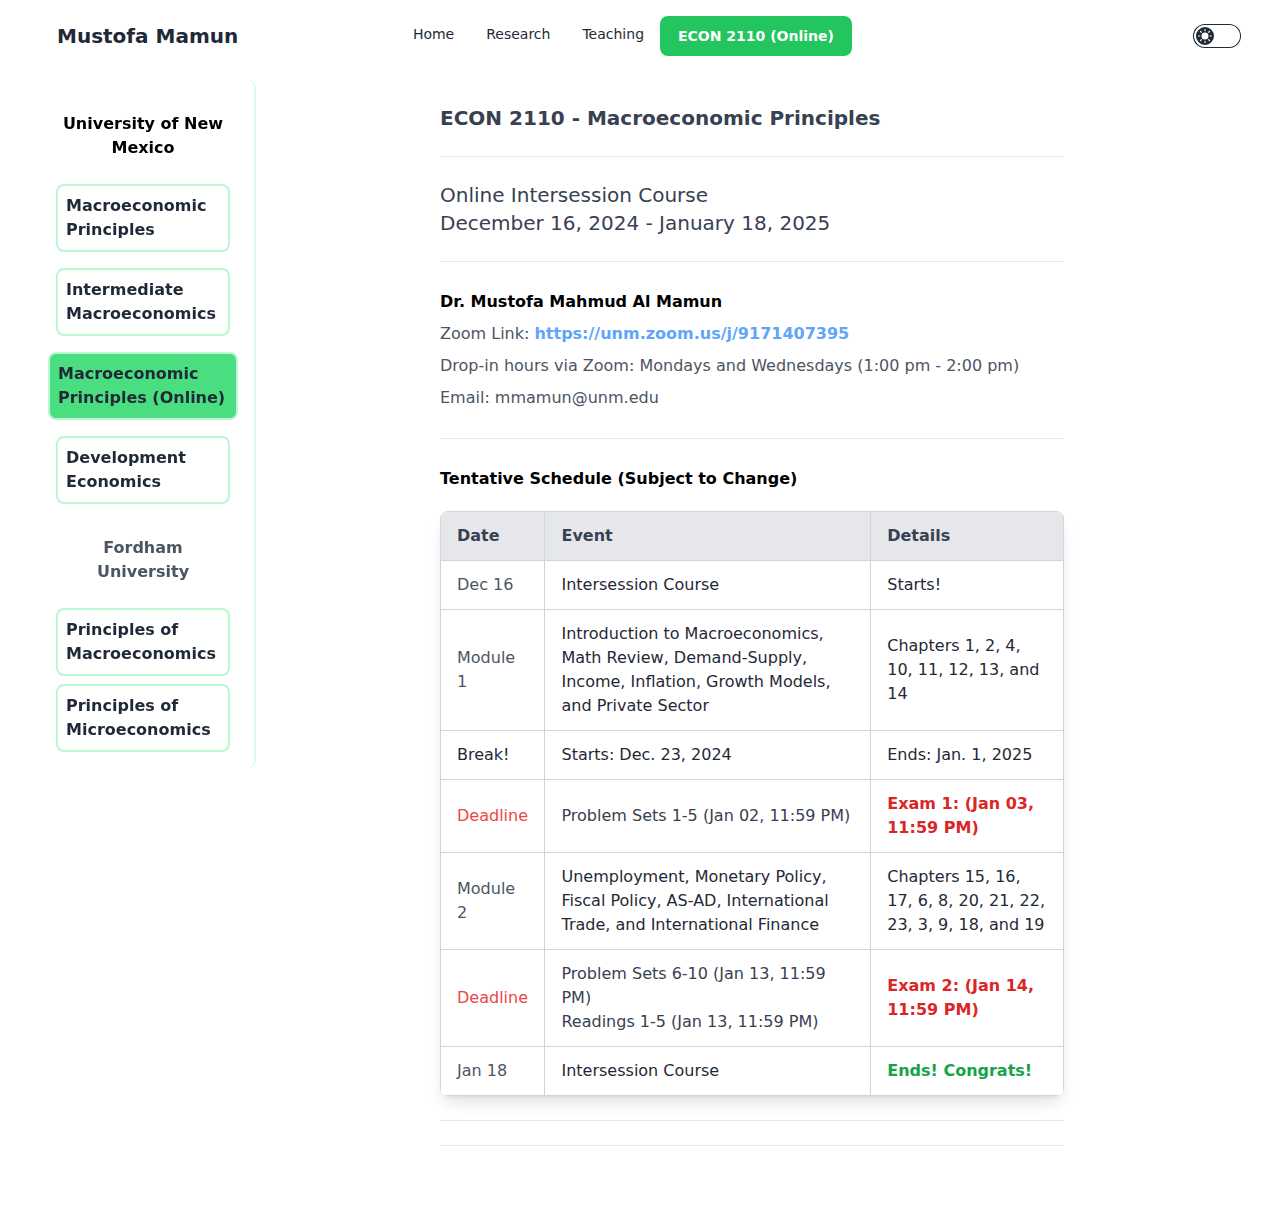
<file: src/courses/Online_Econ2110.html>
<!DOCTYPE html>
<html>
  <head>
    <meta charset="UTF-8" />
    <meta name="viewport" content="width=device-width, initial-scale=1.0" />
    <link rel="icon" href="../images/favicon.png" type="image/png" />
    <link href="../output.css" rel="stylesheet" />
    <title>Mamun | ECON 2110 (Online)</title>
    <!-- Global site tag (gtag.js) - Google Analytics -->
    <script async="" src="https://www.googletagmanager.com/gtag/js?id=G-LEJ614GTC5"></script>
    <script>
      window.dataLayer = window.dataLayer || [];
      function gtag() {
        dataLayer.push(arguments);
      }
      gtag("js", new Date());

      gtag("config", "G-LEJ614GTC5");
    </script>
  </head>
  <body class="max-w-[95%] mx-auto dark:dark:text-gray-50">
    <header>
      <nav class="relative z-10">
        <div class="navbar bg-base-100 fixed">
          <div class="navbar-start">
            <div class="dropdown">
              <div tabindex="0" role="button" class="btn btn-ghost lg:hidden">
                <svg xmlns="http://www.w3.org/2000/svg" class="h-5 w-5" fill="none" viewBox="0 0 24 24" stroke="currentColor">
                  <path stroke-linecap="round" stroke-linejoin="round" stroke-width="2" d="M4 6h16M4 12h8m-8 6h16" />
                </svg>
              </div>
              <ul tabindex="0" class="menu menu-sm dropdown-content bg-base-100 rounded-box z-[1] mt-3 w-52 p-2 shadow">
                <li><a href="../index.html">Home</a></li>
                <li><a href="../pages/research.html">Research</a></li>
                <li>
                  <a href="../pages/teaching.html">Teaching</a>

                  <ul class="p-2">
                    <li><a href="Online_Econ2110.html">ECON 2110 (Online)</a></li>
                    <li><a href="Econ2110.html">ECON 2110</a></li>
                    <li><a href="Econ321.html">ECON 321</a></li>
                  </ul>
                </li>
              </ul>
            </div>
            <a href="https://www.mustofamamun.com" class="btn btn-ghost hover:text-green-500 hover:bg-transparent text-xl">Mustofa Mamun</a>
          </div>
          <div class="navbar-center hidden lg:flex">
            <ul class="menu menu-horizontal px-1">
              <li><a href="../index.html">Home</a></li>
              <li><a href="../pages/research.html">Research</a></li>
              <li>
                <a href="../pages/teaching.html">Teaching</a>
                <!-- <details>
                  <summary>Teaching</summary>
                  <ul class="p-2">
                    <li><a>Submenu 1</a></li>
                    <li><a>Submenu 2</a></li>
                  </ul>
                </details> -->
              </li>
              <li class="border-green-500 border-2 rounded-lg bg-green-500 font-bold text-white">
                <a href="Econ2110.html">ECON 2110 (Online)</a>
              </li>
              <li></li>
            </ul>
          </div>
          <div class="navbar-end hidden xl:flex lg:mr-[5%]">
            <label class="grid cursor-pointer place-items-center">
              <input type="checkbox" value="synthwave" class="toggle theme-controller bg-base-content col-span-2 col-start-1 row-start-1" />
              <svg
                class="stroke-base-100 fill-base-100 col-start-1 row-start-1"
                xmlns="http://www.w3.org/2000/svg"
                width="14"
                height="14"
                viewBox="0 0 24 24"
                fill="none"
                stroke="currentColor"
                stroke-width="2"
                stroke-linecap="round"
                stroke-linejoin="round">
                <circle cx="12" cy="12" r="5" />
                <path d="M12 1v2M12 21v2M4.2 4.2l1.4 1.4M18.4 18.4l1.4 1.4M1 12h2M21 12h2M4.2 19.8l1.4-1.4M18.4 5.6l1.4-1.4" />
              </svg>
              <svg
                class="stroke-base-100 fill-base-100 col-start-2 row-start-1"
                xmlns="http://www.w3.org/2000/svg"
                width="14"
                height="14"
                viewBox="0 0 24 24"
                fill="none"
                stroke="currentColor"
                stroke-width="2"
                stroke-linecap="round"
                stroke-linejoin="round">
                <path d="M21 12.79A9 9 0 1 1 11.21 3 7 7 0 0 0 21 12.79z"></path>
              </svg>
            </label>
          </div>
        </div>
      </nav>
    </header>

    <main>
      <div class="flex w-full">
        <aside class="hidden lg:flex min-w-56 mt-20">
          <div class="fixed max-w-56 border-r-2 border-green-100 px-4 pb-2 rounded-lg">
            <a href=""><p class="p-2 mt-6 text-black font-semibold text-center animate-wave-text dark:text-white">University of New Mexico</p></a>
            <a href="Econ2110.html"
              ><p class="p-2 m-2 border-2 mt-4 border-green-200 rounded-lg font-semibold hover:bg-green-300 hover:font-bold">
                Macroeconomic Principles
              </p></a
            >
            <a href="Econ303.html"
              ><p class="p-2 m-2 border-2 mt-4 border-green-200 rounded-lg font-semibold hover:bg-green-300 hover:font-bold">
                Intermediate Macroeconomics
              </p></a
            >
            <a href="Online_Econ2110.html"
              ><p class="p-2 mt-4 border-2 border-green-200 rounded-lg font-bold dark:text-white bg-green-400">
                Macroeconomic Principles (Online)
              </p></a
            >

            <a href="Econ321.html"
              ><p class="p-2 m-2 border-2 mt-4 border-green-200 rounded-lg font-semibold hover:bg-green-300 hover:font-bold">
                Development Economics
              </p></a
            >

            <a href=""><p class="p-2 mt-6 text-gray-600 font-semibold text-center dark:text-gray-50">Fordham University</p></a>
            <a href="Fordham/Econ1100.html"
              ><p class="p-2 m-2 border-2 mt-4 border-green-200 rounded-lg font-semibold hover:bg-green-300 hover:font-bold">
                Principles of Macroeconomics
              </p></a
            >
            <a href="Fordham/Econ1200.html"
              ><p class="p-2 m-2 border-2 border-green-200 rounded-lg font-semibold hover:bg-green-300 hover:font-bold">
                Principles of Microeconomics
              </p></a
            >
          </div>
        </aside>
        <div class="w-full lg:w-4/5 flex-grow px-4 mt-10">
          <section class="max-w-2xl px-6 py-8 mx-auto bg-white dark:bg-gray-900">
            <header>
              <!-- <a href="#">
                <img class="w-auto h-7 sm:h-8" src="https://merakiui.com/images/full-logo.svg" alt="" />
              </a> -->
            </header>

            <main class="mt-8">
              <p class="text-xl text-gray-700 dark:text-white font-bold">ECON 2110 - Macroeconomic Principles</p>
              <hr class="my-6 border-gray-200 dark:border-gray-700" />
              <p class="text-xl text-gray-700 dark:text-white mt-4">Online Intersession Course</p>
              <p class="text-xl text-gray-700 dark:text-white">December 16, 2024 - January 18, 2025</p>

              <hr class="my-6 border-gray-200 dark:border-gray-700" />

              <p class="mt-4 leading-loose text-black dark:text-gray-50 font-semibold">Dr. Mustofa Mahmud Al Mamun</p>
              <p class="leading-loose text-gray-600 dark:text-gray-50">
                Zoom Link: <a class="text-blue-400 font-bold" href="https://unm.zoom.us/j/9171407395">https://unm.zoom.us/j/9171407395</a>
              </p>
              <p class="leading-loose text-gray-600 dark:text-gray-50">Drop-in hours via Zoom: Mondays and Wednesdays (1:00 pm - 2:00 pm)</p>
              <p class="leading-loose text-gray-600 dark:text-gray-50">Email: mmamun@unm.edu</p>

              <hr class="my-6 border-gray-200 dark:border-gray-700" />

              <div class="container mx-auto">
                <!-- Header -->
                <h4 class="leading-loose text-black dark:text-gray-50 font-semibold">Tentative Schedule (Subject to Change)</h4>

                <!-- Table -->
                <div class="overflow-x-auto shadow-lg rounded-lg mt-4">
                  <table class="w-full bg-white border-collapse border border-gray-300">
                    <!-- Table Header -->
                    <thead class="bg-gray-200">
                      <tr>
                        <th class="py-3 px-4 text-left text-gray-700 font-bold border border-gray-300">Date</th>
                        <th class="py-3 px-4 text-left text-gray-700 font-bold border border-gray-300">Event</th>
                        <th class="py-3 px-4 text-left text-gray-700 font-bold border border-gray-300">Details</th>
                      </tr>
                    </thead>

                    <!-- Table Body -->
                    <tbody>
                      <!-- Dec 16 Row -->
                      <tr class="hover:bg-gray-50">
                        <td class="py-3 px-4 border border-gray-300 font-medium text-gray-600">Dec 16</td>
                        <td class="py-3 px-4 border border-gray-300">Intersession Course</td>
                        <td class="py-3 px-4 border border-gray-300">Starts!</td>
                      </tr>

                      <!-- Module 1 Row -->
                      <tr class="hover:bg-gray-50">
                        <td class="py-3 px-4 border border-gray-300 font-medium text-gray-600">Module 1</td>
                        <td class="py-3 px-4 border border-gray-300">
                          Introduction to Macroeconomics, Math Review, Demand-Supply, Income, Inflation, Growth Models, and Private Sector
                        </td>
                        <td class="py-3 px-4 border border-gray-300">Chapters 1, 2, 4, 10, 11, 12, 13, and 14</td>
                      </tr>
                      <tr class="hover:bg-gray-50">
                        <td class="py-3 px-4 border border-gray-300 font-medium">Break!</td>
                        <td class="py-3 px-4 border border-gray-300">Starts: Dec. 23, 2024</td>
                        <td class="py-3 px-4 border border-gray-300">Ends: Jan. 1, 2025</td>
                      </tr>

                      <!-- Deadline Row -->
                      <tr class="hover:bg-gray-50">
                        <td class="py-3 px-4 border border-gray-300 font-medium text-red-500">Deadline</td>
                        <td class="py-3 px-4 border border-gray-300 text-gray-700">Problem Sets 1-5 (Jan 02, 11:59 PM)</td>
                        <td class="py-3 px-4 border border-gray-300 font-semibold text-red-600">Exam 1: (Jan 03, 11:59 PM)</td>
                      </tr>

                      <!-- Module 2 Row -->
                      <tr class="hover:bg-gray-50">
                        <td class="py-3 px-4 border border-gray-300 font-medium text-gray-600">Module 2</td>
                        <td class="py-3 px-4 border border-gray-300">
                          Unemployment, Monetary Policy, Fiscal Policy, AS-AD, International Trade, and International Finance
                        </td>
                        <td class="py-3 px-4 border border-gray-300">Chapters 15, 16, 17, 6, 8, 20, 21, 22, 23, 3, 9, 18, and 19</td>
                      </tr>
                      <tr class="hover:bg-gray-50">
                        <td class="py-3 px-4 border border-gray-300 font-medium text-red-500">Deadline</td>
                        <td class="py-3 px-4 border border-gray-300 text-gray-700">
                          Problem Sets 6-10 (Jan 13, 11:59 PM)<br />Readings 1-5 (Jan 13, 11:59 PM)
                        </td>
                        <td class="py-3 px-4 border border-gray-300 font-semibold text-red-600">Exam 2: (Jan 14, 11:59 PM)</td>
                      </tr>

                      <!-- Jan 18 Row -->
                      <tr class="hover:bg-gray-50">
                        <td class="py-3 px-4 border border-gray-300 font-medium text-gray-600">Jan 18</td>
                        <td class="py-3 px-4 border border-gray-300">Intersession Course</td>
                        <td class="py-3 px-4 border border-gray-300 font-bold text-green-600">Ends! Congrats!</td>
                      </tr>
                    </tbody>
                  </table>
                </div>
              </div>

              <hr class="my-6 border-gray-200 dark:border-gray-700" />

              <!-- ASSIGNMENT PART START  -->

             
              <hr class="my-6 border-gray-200 dark:border-gray-700" />
            </main>

            <footer class="mt-8"></footer>
          </section>
        </div>
      </div>
    </main>

    <footer></footer>
  </body>
</html>
</file>
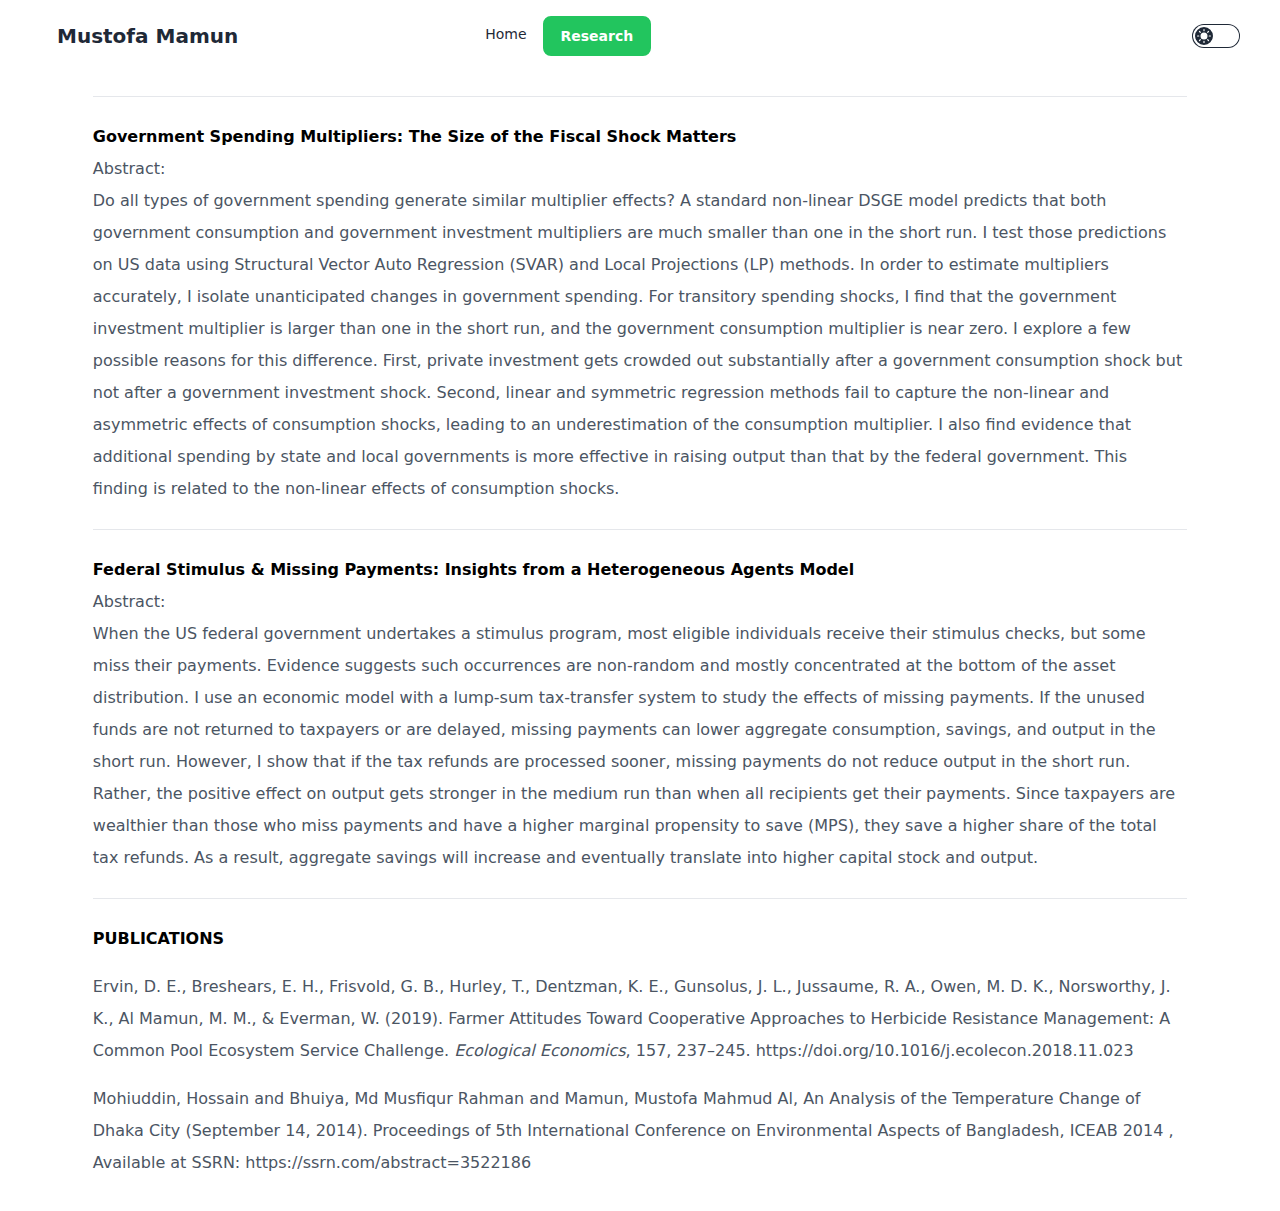
<file: src/pages/research.html>
<!DOCTYPE html>
<html lang="en">
  <head>
    <meta charset="UTF-8" />
    <meta name="viewport" content="width=device-width, initial-scale=1.0" />
    <meta
      name="description"
      content="Explore the research work and publications of Mustofa Mamun. Topics include government spending multipliers, fiscal policy, and economic models with heterogeneous agents." />
    <meta name="keywords" content="Mustofa Mamun, research, government spending, fiscal policy, economic models, DSGE, SVAR, Local Projections" />
    <meta name="author" content="Mustofa Mamun" />
    <meta property="og:title" content="Mustofa Mamun | Research" />
    <meta
      property="og:description"
      content="Explore the research work and publications of Mustofa Mamun. Topics include government spending multipliers, fiscal policy, and economic models with heterogeneous agents." />
    <meta property="og:type" content="website" />
    <meta property="og:url" content="https://www.mustofamamun.com/research.html" />
    <meta property="og:image" content="../images/favicon.png" />
    <meta name="twitter:card" content="summary_large_image" />
    <meta name="twitter:title" content="Mustofa Mamun | Research" />
    <meta
      name="twitter:description"
      content="Explore the research work and publications of Mustofa Mamun. Topics include government spending multipliers, fiscal policy, and economic models with heterogeneous agents." />
    <meta name="twitter:image" content="../images/favicon.png" />
    <link rel="icon" href="../images/favicon.png" type="image/png" />
    <link href="../output.css" rel="stylesheet" />
    <title>Mustofa Mamun | Research</title>
    <!-- Global site tag (gtag.js) - Google Analytics -->
    <script async src="https://www.googletagmanager.com/gtag/js?id=G-LEJ614GTC5"></script>
    <script>
      window.dataLayer = window.dataLayer || [];
      function gtag() {
        dataLayer.push(arguments);
      }
      gtag("js", new Date());

      gtag("config", "G-LEJ614GTC5");
    </script>
  </head>
  <body class="max-w-[95%] mx-auto dark:text-gray-50">
    <header>
      <nav>
        <div class="navbar bg-base-100">
          <div class="navbar-start">
            <div class="dropdown">
              <div tabindex="0" role="button" class="btn btn-ghost lg:hidden">
                <svg xmlns="http://www.w3.org/2000/svg" class="h-5 w-5" fill="none" viewBox="0 0 24 24" stroke="currentColor">
                  <path stroke-linecap="round" stroke-linejoin="round" stroke-width="2" d="M4 6h16M4 12h8m-8 6h16" />
                </svg>
              </div>
              <ul tabindex="0" class="menu menu-sm dropdown-content bg-base-100 rounded-box z-[1] mt-3 w-52 p-2 shadow">
                <li><a href="../index.html">Home</a></li>
                <li><a href="research.html">Research</a></li>
                <li>
                  <a href="teaching.html">Teaching</a>
                  <ul class="p-2">
                    <li><a href="../courses/Online_Econ2110.html">ECON 2110 (Online)</a></li>
                    <li><a href="../courses/Econ2110.html">ECON 2110</a></li>
                    <li><a href="../courses/Econ321.html">ECON 321</a></li>
                  </ul>
                </li>
              </ul>
            </div>
            <a href="https://www.mustofamamun.com" class="btn btn-ghost hover:text-green-500 hover:bg-transparent text-xl">Mustofa Mamun</a>
          </div>
          <div class="navbar-center hidden lg:flex">
            <ul class="menu menu-horizontal px-1">
              <li><a href="../index.html">Home</a></li>
              <li class="border-green-500 border-2 rounded-lg bg-green-500 font-bold text-white"><a href="research.html">Research</a></li>
              <li class="relative inline-block">
                <a href="teaching.html" class="text-white font-semibold">
                  <span class="wave-char">T</span>
                  <span class="wave-char">e</span>
                  <span class="wave-char">a</span>
                  <span class="wave-char">c</span>
                  <span class="wave-char">h</span>
                  <span class="wave-char">i</span>
                  <span class="wave-char">n</span>
                  <span class="wave-char">g</span>
                </a>
              </li>
            </ul>
          </div>
          <div class="navbar-end hidden xl:flex">
            <label class="grid cursor-pointer place-items-center">
              <input type="checkbox" value="synthwave" class="toggle theme-controller bg-base-content col-span-2 col-start-1 row-start-1" />
              <svg
                class="stroke-base-100 fill-base-100 col-start-1 row-start-1"
                xmlns="http://www.w3.org/2000/svg"
                width="14"
                height="14"
                viewBox="0 0 24 24"
                fill="none"
                stroke="currentColor"
                stroke-width="2"
                stroke-linecap="round"
                stroke-linejoin="round">
                <circle cx="12" cy="12" r="5" />
                <path d="M12 1v2M12 21v2M4.2 4.2l1.4 1.4M18.4 18.4l1.4 1.4M1 12h2M21 12h2M4.2 19.8l1.4-1.4M18.4 5.6l1.4-1.4" />
              </svg>
              <svg
                class="stroke-base-100 fill-base-100 col-start-2 row-start-1"
                xmlns="http://www.w3.org/2000/svg"
                width="14"
                height="14"
                viewBox="0 0 24 24"
                fill="none"
                stroke="currentColor"
                stroke-width="2"
                stroke-linecap="round"
                stroke-linejoin="round">
                <path d="M21 12.79A9 9 0 1 1 11.21 3 7 7 0 0 0 21 12.79z"></path>
              </svg>
            </label>
          </div>
        </div>
      </nav>
    </header>

    <main class="max-w-[90%] mx-auto">
      <hr class="my-6 border-gray-200 dark:border-gray-700" />
      <div class="mt-4">
        <h4 class="leading-loose text-black dark:text-gray-50 font-semibold">
          Government Spending Multipliers: The Size of the Fiscal Shock Matters
        </h4>
        <p class="leading-loose text-gray-600 dark:text-gray-300">
          Abstract: <br />
          Do all types of government spending generate similar multiplier effects? A standard non-linear DSGE model predicts that both government
          consumption and government investment multipliers are much smaller than one in the short run. I test those predictions on US data using
          Structural Vector Auto Regression (SVAR) and Local Projections (LP) methods. In order to estimate multipliers accurately, I isolate
          unanticipated changes in government spending. For transitory spending shocks, I find that the government investment multiplier is larger
          than one in the short run, and the government consumption multiplier is near zero. I explore a few possible reasons for this difference.
          First, private investment gets crowded out substantially after a government consumption shock but not after a government investment shock.
          Second, linear and symmetric regression methods fail to capture the non-linear and asymmetric effects of consumption shocks, leading to an
          underestimation of the consumption multiplier. I also find evidence that additional spending by state and local governments is more
          effective in raising output than that by the federal government. This finding is related to the non-linear effects of consumption shocks.
        </p>
      </div>

      <hr class="my-6 border-gray-200 dark:border-gray-700" />
      <div class="mt-4">
        <h4 class="leading-loose text-black dark:text-gray-50 font-semibold">
          Federal Stimulus & Missing Payments: Insights from a Heterogeneous Agents Model
        </h4>
        <p class="leading-loose text-gray-600 dark:text-gray-300">
          Abstract: <br />
          When the US federal government undertakes a stimulus program, most eligible individuals receive their stimulus checks, but some miss their
          payments. Evidence suggests such occurrences are non-random and mostly concentrated at the bottom of the asset distribution. I use an
          economic model with a lump-sum tax-transfer system to study the effects of missing payments. If the unused funds are not returned to
          taxpayers or are delayed, missing payments can lower aggregate consumption, savings, and output in the short run. However, I show that if
          the tax refunds are processed sooner, missing payments do not reduce output in the short run. Rather, the positive effect on output gets
          stronger in the medium run than when all recipients get their payments. Since taxpayers are wealthier than those who miss payments and have
          a higher marginal propensity to save (MPS), they save a higher share of the total tax refunds. As a result, aggregate savings will increase
          and eventually translate into higher capital stock and output.
        </p>
      </div>

      <hr class="my-6 border-gray-200 dark:border-gray-700" />
      <div class="mt-4">
        <h4 class="leading-loose text-black dark:text-white font-semibold uppercase">Publications</h4>
        <p class="leading-loose text-gray-600 dark:text-gray-300 mt-4">
          Ervin, D. E., Breshears, E. H., Frisvold, G. B., Hurley, T., Dentzman, K. E., Gunsolus, J. L., Jussaume, R. A., Owen, M. D. K., Norsworthy,
          J. K., Al Mamun, M. M., & Everman, W. (2019). Farmer Attitudes Toward Cooperative Approaches to Herbicide Resistance Management: A Common
          Pool Ecosystem Service Challenge. <i>Ecological Economics</i>, 157, 237–245. https://doi.org/10.1016/j.ecolecon.2018.11.023 ‌
        </p>
        <p class="leading-loose text-gray-600 dark:text-gray-300 mt-4 mb-8">
          Mohiuddin, Hossain and Bhuiya, Md Musfiqur Rahman and Mamun, Mustofa Mahmud Al, An Analysis of the Temperature Change of Dhaka City
          (September 14, 2014). Proceedings of 5th International Conference on Environmental Aspects of Bangladesh, ICEAB 2014 , Available at SSRN:
          https://ssrn.com/abstract=3522186
        </p>
      </div>
    </main>

    <footer></footer>
  </body>
</html>
</file>
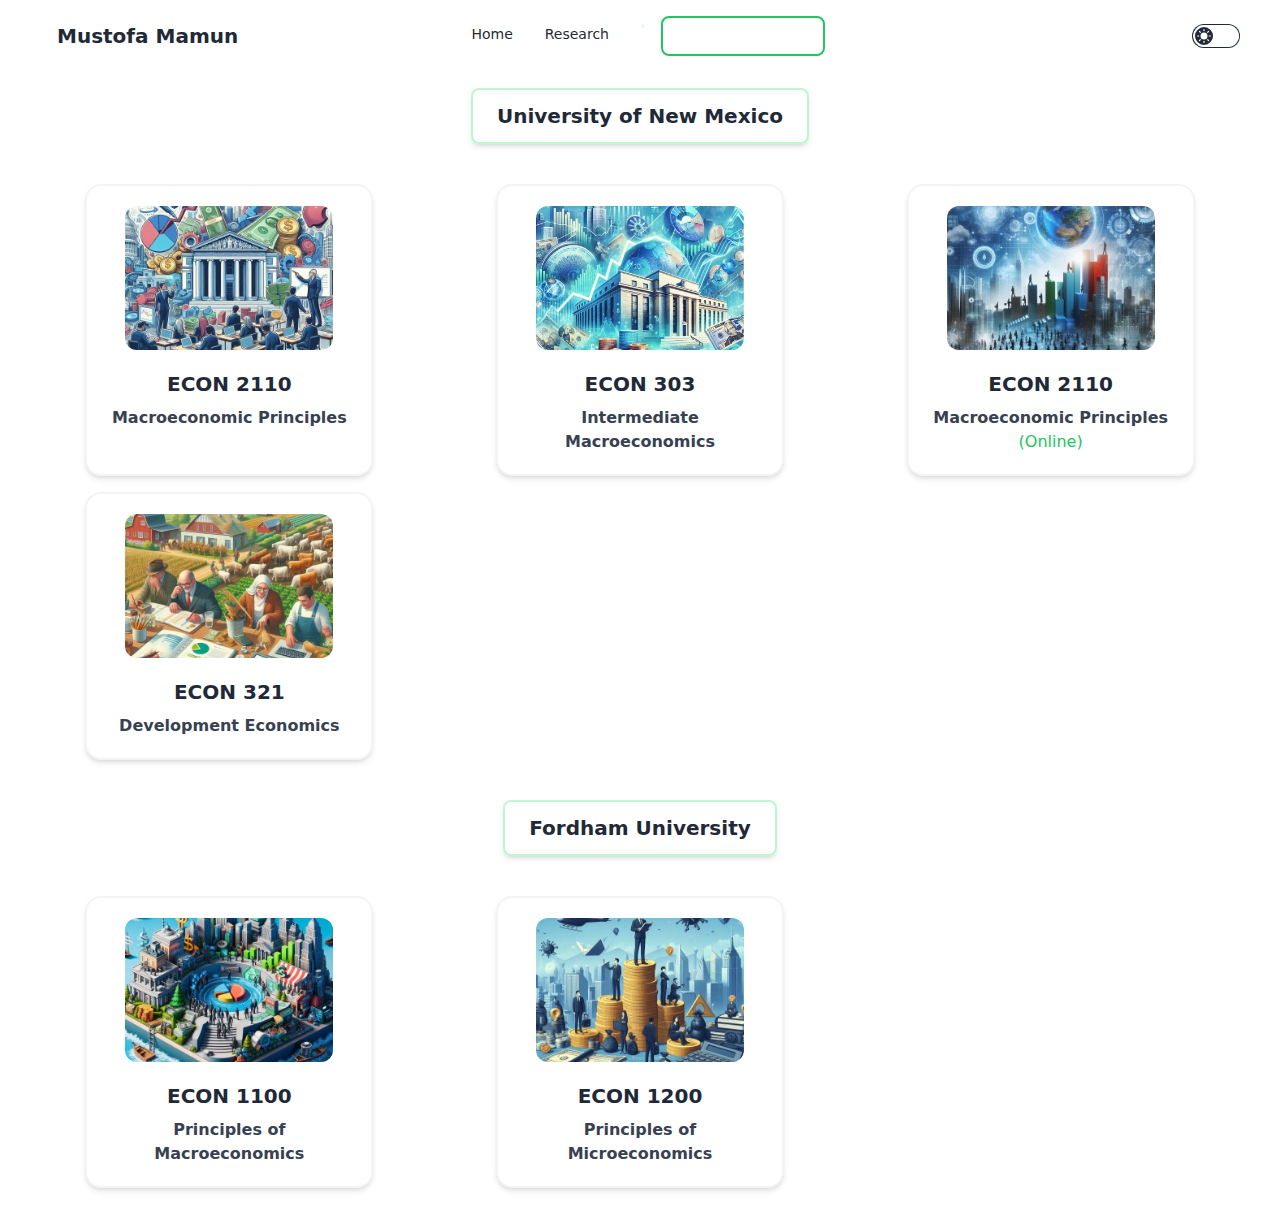
<file: src/pages/teaching.html>
<!DOCTYPE html>
<html lang="en">
  <head>
    <meta charset="UTF-8" />
    <meta name="viewport" content="width=device-width, initial-scale=1.0" />
    <meta
      name="description"
      content="Explore the teaching experience and courses by Mustofa Mamun at University of New Mexico and Fordham University. Learn more about ECON 2110, ECON 303, ECON 321, and more." />
    <meta
      name="keywords"
      content="Mustofa Mamun, teaching, University of New Mexico, Fordham University, ECON 2110, ECON 303, ECON 321, Macroeconomics, Economics courses, University courses" />
    <meta name="author" content="Mustofa Mamun" />
    <meta name="robots" content="index, follow" />
    <meta property="og:title" content="Mustofa Mamun | Teaching" />
    <meta
      property="og:description"
      content="Discover the courses and teaching experiences of Mustofa Mamun at University of New Mexico and Fordham University." />
    <meta property="og:image" content="../images/favicon.png" />
    <meta property="og:url" content="https://www.mustofamamun.com/teaching.html" />
    <meta property="og:type" content="website" />
    <meta name="twitter:card" content="summary_large_image" />
    <meta name="twitter:title" content="Mustofa Mamun | Teaching" />
    <meta
      name="twitter:description"
      content="Explore Mustofa Mamun's courses and teaching at University of New Mexico and Fordham University, covering topics in Economics and Macroeconomics." />
    <meta name="twitter:image" content="../images/favicon.png" />

    <link rel="icon" href="../images/favicon.png" type="image/png" />
    <link href="../output.css" rel="stylesheet" />
    <title>Mustofa Mamun | Teaching</title>

    <!-- Global site tag (gtag.js) - Google Analytics -->
    <script async src="https://www.googletagmanager.com/gtag/js?id=G-LEJ614GTC5"></script>
    <script>
      window.dataLayer = window.dataLayer || [];
      function gtag() {
        dataLayer.push(arguments);
      }
      gtag("js", new Date());
      gtag("config", "G-LEJ614GTC5");
    </script>
  </head>
  <body class="max-w-[95%] mx-auto dark:text-gray-50">
    <header>
      <nav>
        <div class="navbar bg-base-100">
          <div class="navbar-start">
            <div class="dropdown">
              <div tabindex="0" role="button" class="btn btn-ghost lg:hidden">
                <svg xmlns="http://www.w3.org/2000/svg" class="h-5 w-5" fill="none" viewBox="0 0 24 24" stroke="currentColor">
                  <path stroke-linecap="round" stroke-linejoin="round" stroke-width="2" d="M4 6h16M4 12h8m-8 6h16" />
                </svg>
              </div>
              <ul tabindex="0" class="menu menu-sm dropdown-content bg-base-100 rounded-box z-[1] mt-3 w-52 p-2 shadow">
                <li><a href="../index.html">Home</a></li>
                <li><a href="research.html">Research</a></li>
                <li>
                  <a href="teaching.html">Teaching</a>
                  <ul class="p-2">
                    <li><a href="../courses/Online_Econ2110.html">ECON 2110 (Online)</a></li>
                    <li><a href="../courses/Econ2110.html">ECON 2110</a></li>
                    <li><a href="../courses/Econ321.html">ECON 321</a></li>
                  </ul>
                </li>
              </ul>
            </div>
            <a href="https://www.mustofamamun.com" class="btn btn-ghost hover:text-green-500 hover:bg-transparent text-xl">Mustofa Mamun</a>
          </div>
          <div class="navbar-center hidden lg:flex">
            <ul class="menu menu-horizontal px-1 mx-2">
              <li><a href="../index.html">Home</a></li>
              <li><a href="research.html">Research</a></li>
              <li class="border-green-500 border-2 rounded-lg bg-green-500 font-bold text-white"></li>
              <li class="relative inline-block border-green-500 border-2 rounded-lg">
                <a href="teaching.html" class="text-white font-semibold">
                  <span class="wave-char">T</span>
                  <span class="wave-char">e</span>
                  <span class="wave-char">a</span>
                  <span class="wave-char">c</span>
                  <span class="wave-char">h</span>
                  <span class="wave-char">i</span>
                  <span class="wave-char">n</span>
                  <span class="wave-char">g</span>
                </a>
              </li>
            </ul>
          </div>
          <div class="navbar-end hidden xl:flex">
            <label class="grid cursor-pointer place-items-center">
              <input type="checkbox" value="synthwave" class="toggle theme-controller bg-base-content col-span-2 col-start-1 row-start-1" />
              <svg
                class="stroke-base-100 fill-base-100 col-start-1 row-start-1"
                xmlns="http://www.w3.org/2000/svg"
                width="14"
                height="14"
                viewBox="0 0 24 24"
                fill="none"
                stroke="currentColor"
                stroke-width="2"
                stroke-linecap="round"
                stroke-linejoin="round">
                <circle cx="12" cy="12" r="5" />
                <path d="M12 1v2M12 21v2M4.2 4.2l1.4 1.4M18.4 18.4l1.4 1.4M1 12h2M21 12h2M4.2 19.8l1.4-1.4M18.4 5.6l1.4-1.4" />
              </svg>
              <svg
                class="stroke-base-100 fill-base-100 col-start-2 row-start-1"
                xmlns="http://www.w3.org/2000/svg"
                width="14"
                height="14"
                viewBox="0 0 24 24"
                fill="none"
                stroke="currentColor"
                stroke-width="2"
                stroke-linecap="round"
                stroke-linejoin="round">
                <path d="M21 12.79A9 9 0 1 1 11.21 3 7 7 0 0 0 21 12.79z"></path>
              </svg>
            </label>
          </div>
        </div>
      </nav>
    </header>

    <main class="pb-8">
      <!-- University of New Mexico -->

      <div class="flex justify-center mt-4">
        <h1 class="text-xl font-semibold text-gray-800 dark:text-white p-3 px-6 border-2 border-green-200 rounded-lg shadow-md inline-block">
          University of New Mexico
        </h1>
      </div>
      <div class="grid grid-cols-1 lg:grid-cols-2 xl:grid-cols-3 mt-10 gap-4 mx-auto">
        <a href="../courses/Econ2110.html">
          <div
            class="card bg-base-100 w-72 shadow-md hover:animate-pulse border-2 hover:border-b-8 hover:border-green-500 border-gray-100 mx-auto h-full">
            <figure class="lg:px-8 lg:pt-5 hidden lg:flex">
              <img
                src="../images/Macroeconomic-Principles-img.jpg"
                alt="Macroeconomic Principles cover photo"
                class="rounded-xl hidden lg:flex lg:h-36 lg:w-52 object-cover" />
            </figure>
            <div class="card-body p-5 items-center text-center">
              <h2 class="card-title">ECON 2110</h2>
              <p class="font-semibold text-gray-700 dark:text-gray-100">Macroeconomic Principles</p>
            </div>
          </div>
        </a>

        <a href="../courses/Econ303.html">
          <div
            class="card bg-base-100 w-72 shadow-md hover:animate-pulse border-2 hover:border-b-8 hover:border-green-500 border-gray-100 mx-auto h-full">
            <figure class="lg:px-8 lg:pt-5 hidden lg:flex">
              <img
                src="../images/Intermediate_Macroeconomics_img.jpg"
                alt="Intermediate Macroeconomics cover photo"
                class="rounded-xl hidden lg:flex lg:h-36 lg:w-52 object-cover" />
            </figure>
            <div class="card-body p-5 items-center text-center">
              <h2 class="card-title">ECON 303</h2>
              <p class="font-semibold text-gray-700 dark:text-gray-100">Intermediate Macroeconomics</p>
            </div>
          </div>
        </a>

        <a href="../courses/Online_Econ2110.html">
          <div
            class="card bg-base-100 w-72 shadow-md hover:animate-pulse border-2 hover:border-b-8 hover:border-green-500 border-gray-100 mx-auto h-full">
            <figure class="lg:px-8 lg:pt-5 hidden lg:flex">
              <img
                src="../images/Macroeconomic_principle_intersession_image.jpg"
                alt="Macroeconomic Principles(Online) cover photo"
                class="rounded-xl hidden lg:flex lg:h-36 lg:w-52 object-cover" />
            </figure>
            <div class="card-body p-5 items-center text-center">
              <h2 class="card-title">ECON 2110</h2>
              <p class="font-semibold text-gray-700 dark:text-gray-100">
                Macroeconomic Principles <span class="text-green-500 font-normal animate-pulse">(Online)</span>
              </p>
            </div>
          </div>
        </a>

        <a href="../courses/Econ321.html">
          <div
            class="card bg-base-100 w-72 shadow-md hover:animate-pulse border-2 hover:border-b-8 hover:border-green-500 border-gray-100 mx-auto h-full">
            <figure class="lg:px-8 lg:pt-5 hidden lg:flex">
              <img
                src="../images/Development-Economics-img.jpg"
                alt="Development Economics cover photo"
                class="rounded-xl hidden lg:flex lg:h-36 lg:w-52 object-cover" />
            </figure>
            <div class="card-body p-5 items-center text-center">
              <h2 class="card-title">ECON 321</h2>
              <p class="font-semibold text-gray-700 dark:text-gray-100">Development Economics</p>
            </div>
          </div>
        </a>
      </div>

      <!-- Fordham University -->
      <div class="flex justify-center mt-10">
        <h1 class="text-xl font-semibold text-gray-800 dark:text-white p-3 px-6 border-2 border-green-200 rounded-lg shadow-md inline-block">
          Fordham University
        </h1>
      </div>
      <div class="grid grid-cols-1 lg:grid-cols-2 xl:grid-cols-3 mt-10 gap-4 mx-auto">
        <a href="../courses/Fordham/Econ1100.html">
          <div class="card bg-base-100 w-72 shadow-md hover:animate-pulse border-2 hover:border-b-8 hover:border-green-500 border-gray-100 mx-auto">
            <figure class="lg:px-8 lg:pt-5 hidden lg:flex">
              <img
                src="../images/Principles-of-Macroeconomics-Fordham-image.jpg"
                alt="Principles of Macroeconomics cover image"
                class="rounded-xl hidden lg:flex lg:h-36 lg:w-52 object-cover" />
            </figure>
            <div class="card-body p-5 items-center text-center">
              <h2 class="card-title">ECON 1100</h2>
              <p class="font-semibold text-gray-700 dark:text-gray-100">Principles of Macroeconomics</p>
            </div>
          </div>
        </a>

        <a href="../courses/Fordham/Econ1200.html">
          <div class="card bg-base-100 w-72 shadow-md hover:animate-pulse border-2 hover:border-b-8 hover:border-green-500 border-gray-100 mx-auto">
            <figure class="lg:px-8 lg:pt-5 hidden lg:flex">
              <img
                src="../images/Principles-of-Microeconomics-Fordham-image.jpg"
                alt="Principles of Microeconomics cover image"
                class="rounded-xl hidden lg:flex lg:h-36 lg:w-52 object-cover" />
            </figure>
            <div class="card-body p-5 items-center text-center">
              <h2 class="card-title">ECON 1200</h2>
              <p class="font-semibold text-gray-700 dark:text-gray-100">Principles of Microeconomics</p>
            </div>
          </div>
        </a>
      </div>
    </main>

    <footer></footer>
  </body>
</html>
</file>
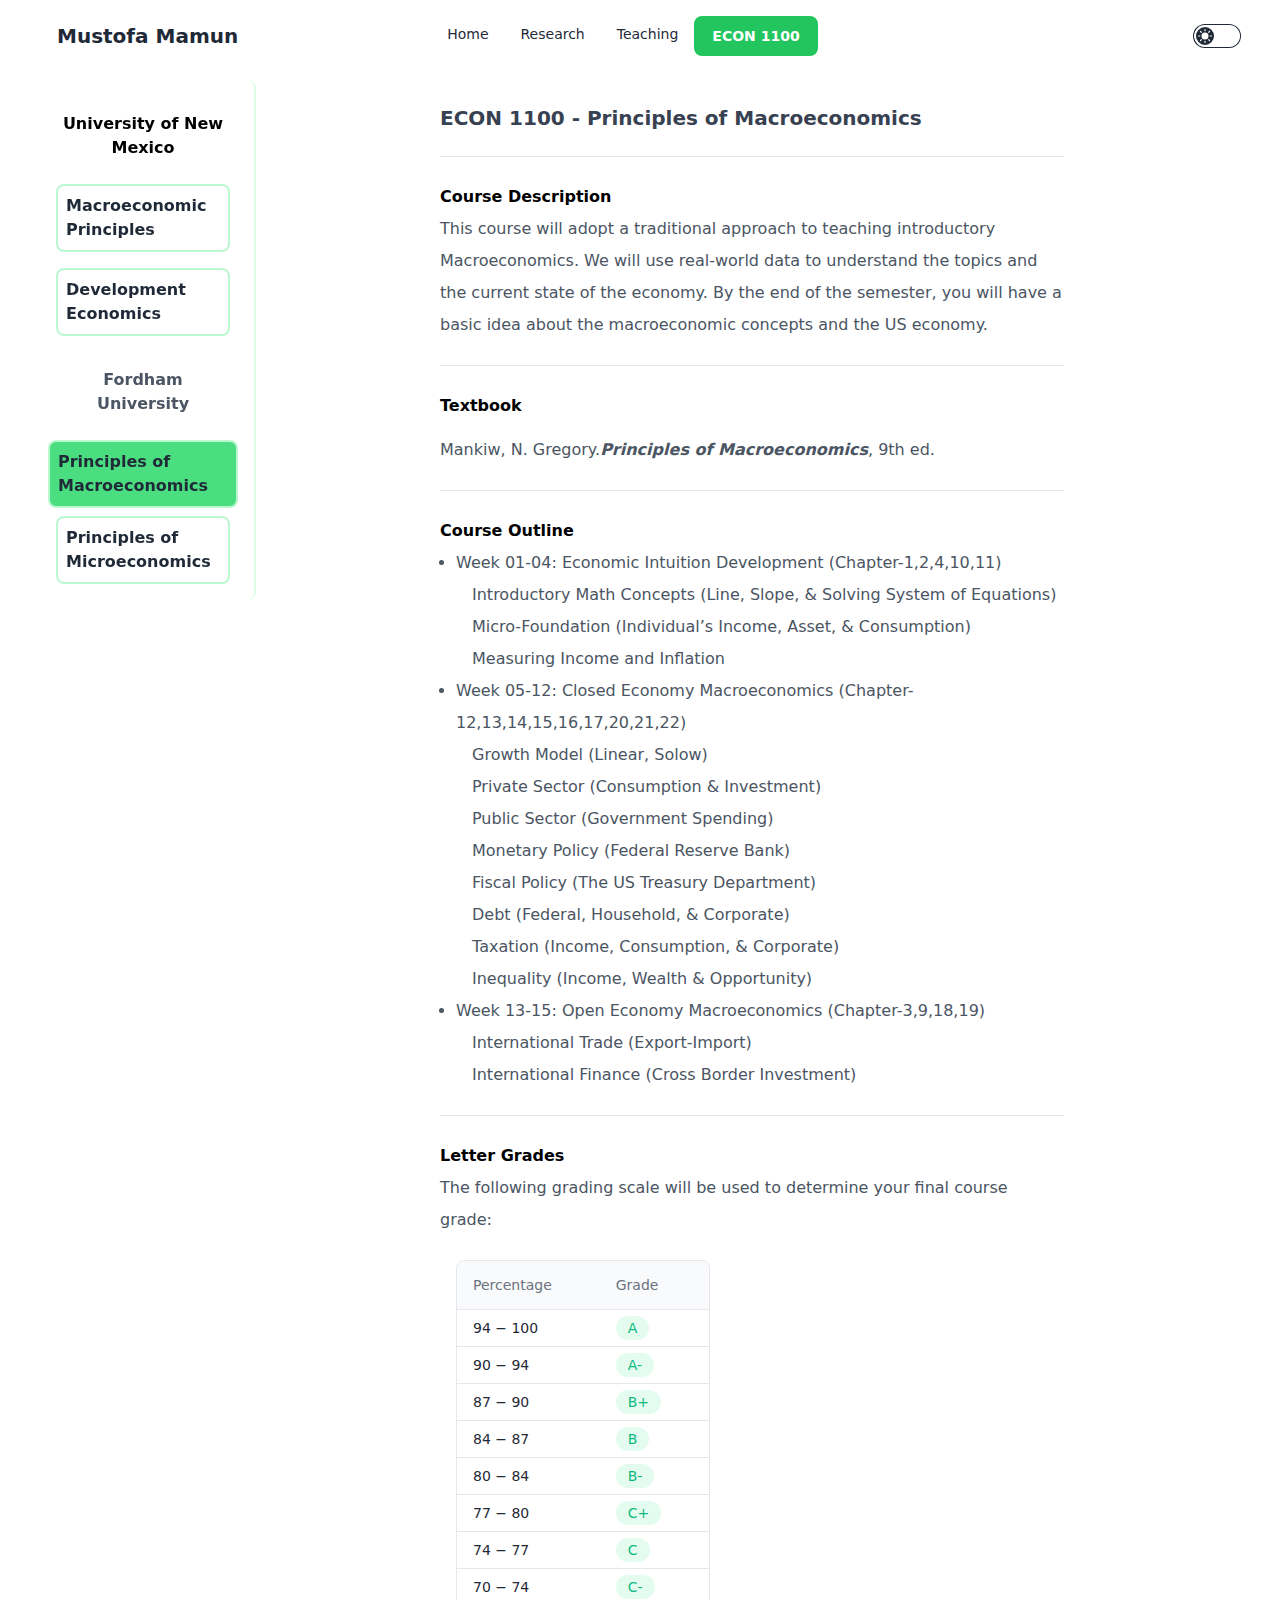
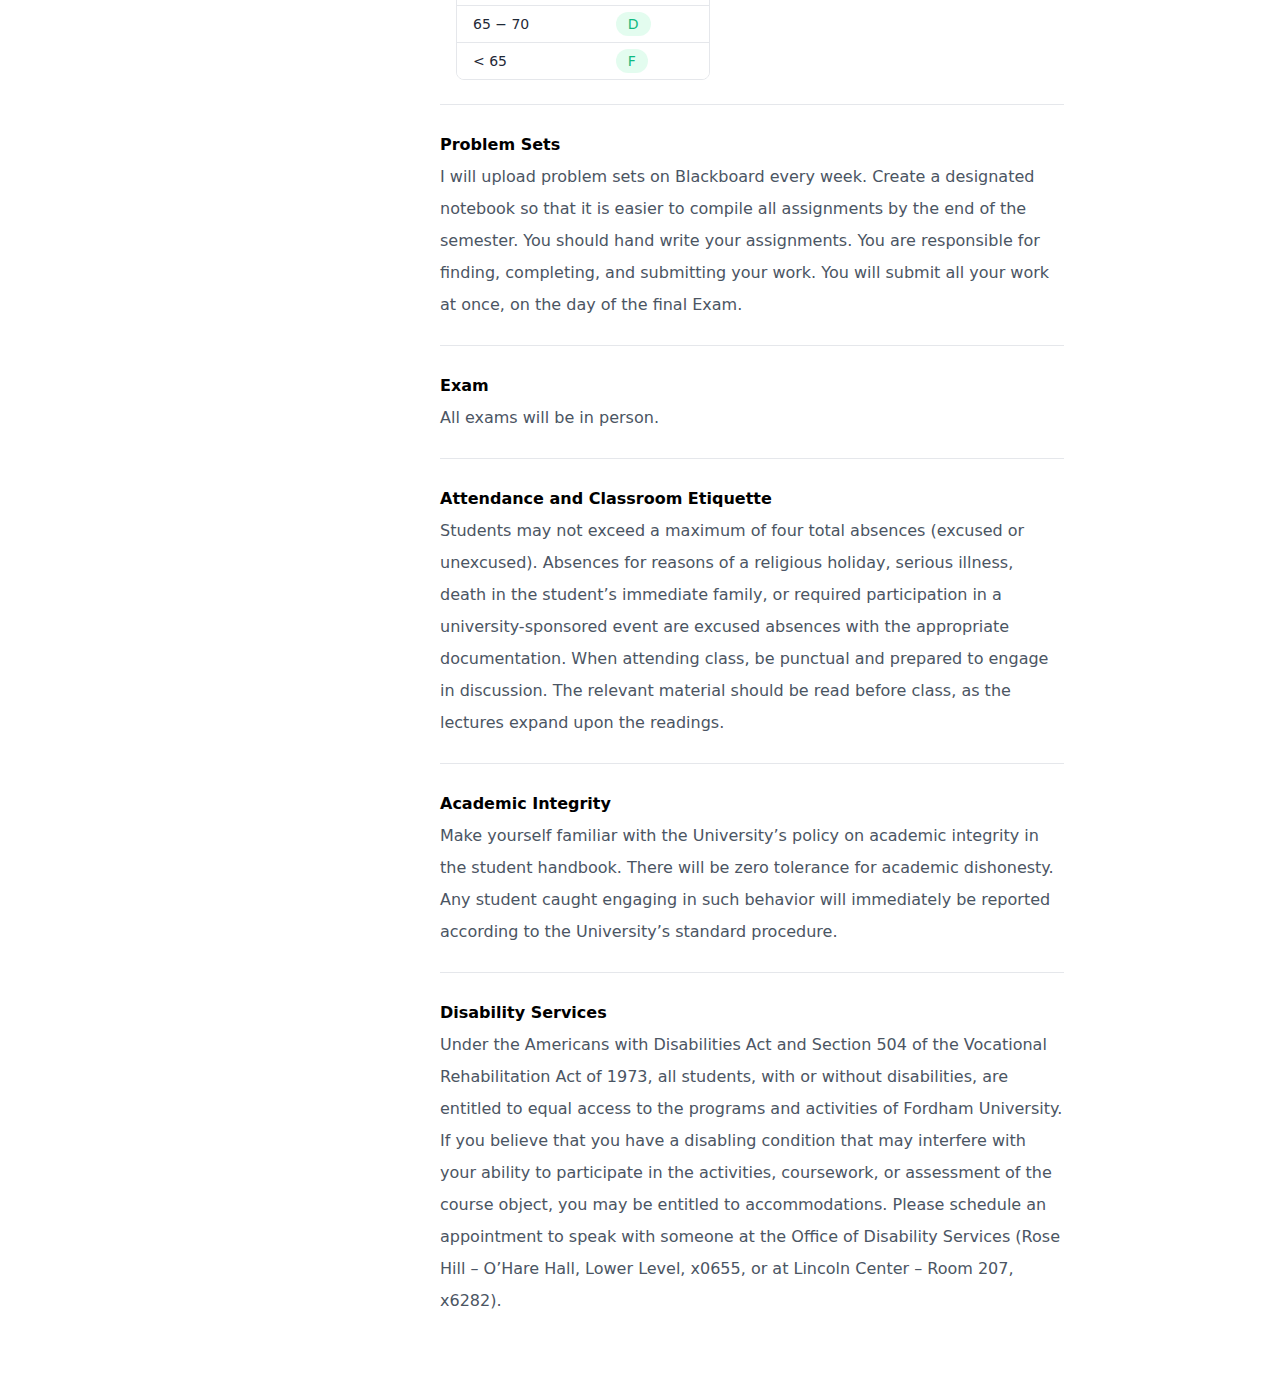
<file: src/courses/Fordham/Econ1100.html>
<!DOCTYPE html>
<html>
  <head>
    <meta charset="UTF-8" />
    <meta name="viewport" content="width=device-width, initial-scale=1.0" />
    <link href="../../output.css" rel="stylesheet" />
    <title>Mamun | ECON 1100</title>
    <!-- Global site tag (gtag.js) - Google Analytics -->
    <script async="" src="https://www.googletagmanager.com/gtag/js?id=G-LEJ614GTC5"></script>
    <script>
      window.dataLayer = window.dataLayer || [];
      function gtag() {
        dataLayer.push(arguments);
      }
      gtag("js", new Date());

      gtag("config", "G-LEJ614GTC5");
    </script>
    <!-- Global site tag (gtag.js) - Google Analytics -->
    <script async="" src="https://www.googletagmanager.com/gtag/js?id=G-LEJ614GTC5"></script>
    <script>
      window.dataLayer = window.dataLayer || [];
      function gtag() {
        dataLayer.push(arguments);
      }
      gtag("js", new Date());

      gtag("config", "G-LEJ614GTC5");
    </script>
  </head>
  <body class="max-w-[95%] mx-auto dark:text-gray-50">
    <header>
      <nav class="relative z-10">
        <div class="navbar bg-base-100 fixed">
          <div class="navbar-start">
            <div class="dropdown">
              <div tabindex="0" role="button" class="btn btn-ghost lg:hidden">
                <svg xmlns="http://www.w3.org/2000/svg" class="h-5 w-5" fill="none" viewBox="0 0 24 24" stroke="currentColor">
                  <path stroke-linecap="round" stroke-linejoin="round" stroke-width="2" d="M4 6h16M4 12h8m-8 6h16" />
                </svg>
              </div>
              <ul tabindex="0" class="menu menu-sm dropdown-content bg-base-100 rounded-box z-[1] mt-3 w-52 p-2 shadow">
                <li><a href="../../index.html">Home</a></li>
                <li><a href="../../pages/research.html">Research</a></li>
                <li>
                  <a href="../../pages/teaching.html">Teaching</a>

                  <ul class="p-2">
                    <li><a href="../Econ2110.html">ECON 2110</a></li>
                    <li><a href="../Econ321.html">ECON 321</a></li>
                  </ul>
                </li>
              </ul>
            </div>
            <a href="https://www.mustofamamun.com" class="btn btn-ghost hover:text-green-500 hover:bg-transparent text-xl">Mustofa Mamun</a>
          </div>
          <div class="navbar-center hidden lg:flex">
            <ul class="menu menu-horizontal px-1">
              <li><a href="../../index.html">Home</a></li>
              <li><a href="../../pages/research.html">Research</a></li>
              <li>
                <a href="../../pages/teaching.html">Teaching</a>
                <!-- <details>
                  <summary>Teaching</summary>
                  <ul class="p-2">
                    <li><a>Submenu 1</a></li>
                    <li><a>Submenu 2</a></li>
                  </ul>
                </details> -->
              </li>
              <li class="border-green-500 border-2 rounded-lg bg-green-500 font-bold text-white"><a href="Econ1100.html">ECON 1100</a></li>
              <li></li>
            </ul>
          </div>
          <div class="navbar-end hidden xl:flex lg:mr-[5%]">
            <label class="grid cursor-pointer place-items-center">
              <input type="checkbox" value="synthwave" class="toggle theme-controller bg-base-content col-span-2 col-start-1 row-start-1" />
              <svg
                class="stroke-base-100 fill-base-100 col-start-1 row-start-1"
                xmlns="http://www.w3.org/2000/svg"
                width="14"
                height="14"
                viewBox="0 0 24 24"
                fill="none"
                stroke="currentColor"
                stroke-width="2"
                stroke-linecap="round"
                stroke-linejoin="round">
                <circle cx="12" cy="12" r="5" />
                <path d="M12 1v2M12 21v2M4.2 4.2l1.4 1.4M18.4 18.4l1.4 1.4M1 12h2M21 12h2M4.2 19.8l1.4-1.4M18.4 5.6l1.4-1.4" />
              </svg>
              <svg
                class="stroke-base-100 fill-base-100 col-start-2 row-start-1"
                xmlns="http://www.w3.org/2000/svg"
                width="14"
                height="14"
                viewBox="0 0 24 24"
                fill="none"
                stroke="currentColor"
                stroke-width="2"
                stroke-linecap="round"
                stroke-linejoin="round">
                <path d="M21 12.79A9 9 0 1 1 11.21 3 7 7 0 0 0 21 12.79z"></path>
              </svg>
            </label>
          </div>
        </div>
      </nav>
    </header>

    <main>
      <div class="flex w-full">
        <aside class="hidden lg:flex min-w-56 mt-20">
          <div class="fixed max-w-56 border-r-2 border-green-100 px-4 pb-2 rounded-lg">
            <a href=""><p class="p-2 mt-6 text-black font-semibold text-center animate-wave-text dark:text-white">University of New Mexico</p></a>

            <a href="../Econ2110.html"
              ><p class="p-2 m-2 border-2 mt-4 border-green-200 rounded-lg font-semibold hover:bg-green-300 hover:font-bold">
                Macroeconomic Principles
              </p></a
            >
            <a href="../Econ321.html"
              ><p class="p-2 m-2 border-2 mt-4 border-green-200 rounded-lg font-semibold hover:bg-green-300 hover:font-bold">
                Development Economics
              </p></a
            >

            <a href=""><p class="p-2 mt-6 text-gray-600 font-semibold text-center dark:text-gray-100">Fordham University</p></a>

            <a href="Econ1100.html"
              ><p class="p-2 mt-4 border-2 border-green-200 rounded-lg font-bold bg-green-400">Principles of Macroeconomics</p></a
            >
            <a href="Econ1200.html"
              ><p class="p-2 m-2 border-2 border-green-200 rounded-lg font-semibold hover:bg-green-300 hover:font-bold">
                Principles of Microeconomics
              </p></a
            >
          </div>
        </aside>
        <div class="w-full lg:w-4/5 flex-grow px-4 mt-10">
          <section class="max-w-2xl px-6 py-8 mx-auto bg-white dark:bg-gray-900">
            <header>
              <!-- <a href="#">
                <img class="w-auto h-7 sm:h-8" src="https://merakiui.com/images/full-logo.svg" alt="" />
              </a> -->
            </header>

            <main class="mt-8">
              <p class="text-xl text-gray-700 dark:text-white font-bold">ECON 1100 - Principles of Macroeconomics</p>
              <hr class="my-6 border-gray-200 dark:border-gray-700" />
              <!-- <p class="mt-4 leading-loose text-black dark:text-gray-50 font-semibold">Dr. Mustofa Mahmud Al Mamun</p> -->

              <div>
                <p class="leading-loose text-black dark:text-gray-50 font-semibold">Course Description</p>
                <p class="leading-loose text-gray-600 dark:text-gray-300">
                  This course will adopt a traditional approach to teaching introductory Macroeconomics. We will use real-world data to understand the
                  topics and the current state of the economy. By the end of the semester, you will have a basic idea about the macroeconomic concepts
                  and the US economy.
                </p>
              </div>

              <hr class="my-6 border-gray-200 dark:border-gray-700" />

              <div class="space-y-3">
                <p class="leading-loose text-black dark:text-gray-50 font-semibold">Textbook</p>

                <p class="leading-loose text-gray-600 dark:text-gray-300">
                  Mankiw, N. Gregory.<i class="font-semibold">Principles of Macroeconomics</i>, 9th ed.
                </p>
              </div>
              <div>
                <hr class="my-6 border-gray-200 dark:border-gray-700" />
                <p class="leading-loose text-black dark:text-gray-50 font-semibold">Course Outline</p>

                <div class="leading-loose text-gray-600 dark:text-gray-300">
                  <p></p>
                  <div>
                    <ul class="list-disc lg:pl-4">
                      <li>
                        Week 01-04: Economic Intuition Development (Chapter-1,2,4,10,11)
                        <ul class="list-item lg:pl-4">
                          <li>Introductory Math Concepts (Line, Slope, & Solving System of Equations)</li>
                          <li>Micro-Foundation (Individual’s Income, Asset, & Consumption)</li>
                          <li>Measuring Income and Inflation</li>
                        </ul>
                      </li>
                      <li>
                        Week 05-12: Closed Economy Macroeconomics (Chapter-12,13,14,15,16,17,20,21,22)
                        <ul class="list-item lg:pl-4">
                          <li>Growth Model (Linear, Solow)</li>
                          <li>Private Sector (Consumption & Investment)</li>
                          <li>Public Sector (Government Spending)</li>
                          <li>Monetary Policy (Federal Reserve Bank)</li>
                          <li>Fiscal Policy (The US Treasury Department)</li>
                          <li>Debt (Federal, Household, & Corporate)</li>
                          <li>Taxation (Income, Consumption, & Corporate)</li>
                          <li>Inequality (Income, Wealth & Opportunity)</li>
                        </ul>
                      </li>
                      <li>
                        Week 13-15: Open Economy Macroeconomics (Chapter-3,9,18,19)
                        <ul class="list-item lg:pl-4">
                          <li>International Trade (Export-Import)</li>
                          <li>International Finance (Cross Border Investment)</li>
                        </ul>
                      </li>
                    </ul>
                  </div>
                </div>
              </div>

              <hr class="my-6 border-gray-200 dark:border-gray-700" />

              <div>
                <p class="leading-loose text-black dark:text-gray-50 font-semibold">Letter Grades</p>
                <p class="leading-loose text-gray-600 dark:text-gray-300">
                  The following grading scale will be used to determine your final course grade:
                </p>

                <section class="container px-4 mx-auto">
                  <div class="flex flex-col mt-6">
                    <div class="-mx-4 -my-2 overflow-x-auto sm:-mx-6 lg:-mx-8">
                      <div class="inline-block py-2 align-middle md:px-6 lg:px-8">
                        <div class="overflow-hidden border border-gray-200 dark:border-gray-700 md:rounded-lg">
                          <table class="divide-y divide-gray-200 dark:divide-gray-700">
                            <thead class="bg-gray-50 dark:bg-gray-800">
                              <tr>
                                <th scope="col" class="py-3.5 px-4 text-sm font-normal text-left rtl:text-right text-gray-500 dark:text-gray-400">
                                  <button class="flex items-center gap-x-3 focus:outline-none">
                                    <span>Percentage</span>
                                  </button>
                                </th>

                                <th scope="col" class="px-12 py-3.5 text-sm font-normal text-left rtl:text-right text-gray-500 dark:text-gray-400">
                                  Grade
                                </th>
                              </tr>
                            </thead>
                            <tbody class="bg-white divide-y divide-gray-200 dark:divide-gray-700 dark:bg-gray-900">
                              <tr>
                                <td class="px-4 py-2 text-sm font-medium whitespace-nowrap">
                                  <div>
                                    <h2 class="font-medium text-gray-800 dark:text-white">94 − 100</h2>
                                  </div>
                                </td>
                                <td class="px-12 py-2 text-sm font-medium whitespace-nowrap">
                                  <div
                                    class="inline px-3 py-1 text-sm font-normal rounded-full text-emerald-500 gap-x-2 bg-emerald-100/60 dark:bg-gray-800">
                                    A
                                  </div>
                                </td>
                              </tr>
                              <tr>
                                <td class="px-4 py-2 text-sm font-medium whitespace-nowrap">
                                  <div>
                                    <h2 class="font-medium text-gray-800 dark:text-white">90 − 94</h2>
                                  </div>
                                </td>
                                <td class="px-12 py-2 text-sm font-medium whitespace-nowrap">
                                  <div
                                    class="inline px-3 py-1 text-sm font-normal rounded-full text-emerald-500 gap-x-2 bg-emerald-100/60 dark:bg-gray-800">
                                    A-
                                  </div>
                                </td>
                              </tr>
                              <tr>
                                <td class="px-4 py-2 text-sm font-medium whitespace-nowrap">
                                  <div>
                                    <h2 class="font-medium text-gray-800 dark:text-white">87 − 90</h2>
                                  </div>
                                </td>
                                <td class="px-12 py-2 text-sm font-medium whitespace-nowrap">
                                  <div
                                    class="inline px-3 py-1 text-sm font-normal rounded-full text-emerald-500 gap-x-2 bg-emerald-100/60 dark:bg-gray-800">
                                    B+
                                  </div>
                                </td>
                              </tr>
                              <tr>
                                <td class="px-4 py-2 text-sm font-medium whitespace-nowrap">
                                  <div>
                                    <h2 class="font-medium text-gray-800 dark:text-white">84 − 87</h2>
                                  </div>
                                </td>
                                <td class="px-12 py-2 text-sm font-medium whitespace-nowrap">
                                  <div
                                    class="inline px-3 py-1 text-sm font-normal rounded-full text-emerald-500 gap-x-2 bg-emerald-100/60 dark:bg-gray-800">
                                    B
                                  </div>
                                </td>
                              </tr>
                              <tr>
                                <td class="px-4 py-2 text-sm font-medium whitespace-nowrap">
                                  <div>
                                    <h2 class="font-medium text-gray-800 dark:text-white">80 − 84</h2>
                                  </div>
                                </td>
                                <td class="px-12 py-2 text-sm font-medium whitespace-nowrap">
                                  <div
                                    class="inline px-3 py-1 text-sm font-normal rounded-full text-emerald-500 gap-x-2 bg-emerald-100/60 dark:bg-gray-800">
                                    B-
                                  </div>
                                </td>
                              </tr>
                              <tr>
                                <td class="px-4 py-2 text-sm font-medium whitespace-nowrap">
                                  <div>
                                    <h2 class="font-medium text-gray-800 dark:text-white">77 − 80</h2>
                                  </div>
                                </td>
                                <td class="px-12 py-2 text-sm font-medium whitespace-nowrap">
                                  <div
                                    class="inline px-3 py-1 text-sm font-normal rounded-full text-emerald-500 gap-x-2 bg-emerald-100/60 dark:bg-gray-800">
                                    C+
                                  </div>
                                </td>
                              </tr>
                              <tr>
                                <td class="px-4 py-2 text-sm font-medium whitespace-nowrap">
                                  <div>
                                    <h2 class="font-medium text-gray-800 dark:text-white">74 − 77</h2>
                                  </div>
                                </td>
                                <td class="px-12 py-2 text-sm font-medium whitespace-nowrap">
                                  <div
                                    class="inline px-3 py-1 text-sm font-normal rounded-full text-emerald-500 gap-x-2 bg-emerald-100/60 dark:bg-gray-800">
                                    C
                                  </div>
                                </td>
                              </tr>
                              <tr>
                                <td class="px-4 py-2 text-sm font-medium whitespace-nowrap">
                                  <div>
                                    <h2 class="font-medium text-gray-800 dark:text-white">70 − 74</h2>
                                  </div>
                                </td>
                                <td class="px-12 py-2 text-sm font-medium whitespace-nowrap">
                                  <div
                                    class="inline px-3 py-1 text-sm font-normal rounded-full text-emerald-500 gap-x-2 bg-emerald-100/60 dark:bg-gray-800">
                                    C-
                                  </div>
                                </td>
                              </tr>
                              <tr>
                                <td class="px-4 py-2 text-sm font-medium whitespace-nowrap">
                                  <div>
                                    <h2 class="font-medium text-gray-800 dark:text-white">65 − 70</h2>
                                  </div>
                                </td>
                                <td class="px-12 py-2 text-sm font-medium whitespace-nowrap">
                                  <div
                                    class="inline px-3 py-1 text-sm font-normal rounded-full text-emerald-500 gap-x-2 bg-emerald-100/60 dark:bg-gray-800">
                                    D
                                  </div>
                                </td>
                              </tr>
                              <tr>
                                <td class="px-4 py-2 text-sm font-medium whitespace-nowrap">
                                  <div>
                                    <h2 class="font-medium text-gray-800 dark:text-white">< 65</h2>
                                  </div>
                                </td>
                                <td class="px-12 py-2 text-sm font-medium whitespace-nowrap">
                                  <div
                                    class="inline px-3 py-1 text-sm font-normal rounded-full text-emerald-500 gap-x-2 bg-emerald-100/60 dark:bg-gray-800">
                                    F
                                  </div>
                                </td>
                              </tr>
                            </tbody>
                          </table>
                        </div>
                      </div>
                    </div>
                  </div>
                </section>
              </div>

              <hr class="my-6 border-gray-200 dark:border-gray-700" />
              <div class="mt-4">
                <h4 class="leading-loose text-black dark:text-gray-50 font-semibold">Problem Sets</h4>
                <p class="leading-loose text-gray-600 dark:text-gray-300">
                  I will upload problem sets on Blackboard every week. Create a designated notebook so that it is easier to compile all assignments by
                  the end of the semester. You should hand write your assignments. You are responsible for finding, completing, and submitting your
                  work. You will submit all your work at once, on the day of the final Exam.
                </p>
              </div>

              <hr class="my-6 border-gray-200 dark:border-gray-700" />
              <div class="mt-4">
                <h4 class="leading-loose text-black dark:text-gray-50 font-semibold">Exam</h4>
                <p class="leading-loose text-gray-600 dark:text-gray-300">All exams will be in person.</p>
              </div>

              <hr class="my-6 border-gray-200 dark:border-gray-700" />
              <div class="mt-4">
                <h4 class="leading-loose text-black dark:text-gray-50 font-semibold">Attendance and Classroom Etiquette</h4>
                <p class="leading-loose text-gray-600 dark:text-gray-300">
                  Students may not exceed a maximum of four total absences (excused or unexcused). Absences for reasons of a religious holiday,
                  serious illness, death in the student’s immediate family, or required participation in a university-sponsored event are excused
                  absences with the appropriate documentation. When attending class, be punctual and prepared to engage in discussion. The relevant
                  material should be read before class, as the lectures expand upon the readings.
                </p>
              </div>

              <hr class="my-6 border-gray-200 dark:border-gray-700" />
              <div class="mt-4">
                <h4 class="leading-loose text-black dark:text-gray-50 font-semibold">Academic Integrity</h4>
                <p class="leading-loose text-gray-600 dark:text-gray-300">
                  Make yourself familiar with the University’s policy on academic integrity in the student handbook. There will be zero tolerance for
                  academic dishonesty. Any student caught engaging in such behavior will immediately be reported according to the University’s
                  standard procedure.
                </p>
              </div>

              <hr class="my-6 border-gray-200 dark:border-gray-700" />
              <div class="mt-4">
                <h4 class="leading-loose text-black dark:text-gray-50 font-semibold">Disability Services</h4>
                <p class="leading-loose text-gray-600 dark:text-gray-300">
                  Under the Americans with Disabilities Act and Section 504 of the Vocational Rehabilitation Act of 1973, all students, with or
                  without disabilities, are entitled to equal access to the programs and activities of Fordham University. If you believe that you
                  have a disabling condition that may interfere with your ability to participate in the activities, coursework, or assessment of the
                  course object, you may be entitled to accommodations. Please schedule an appointment to speak with someone at the Office of
                  Disability Services (Rose Hill – O’Hare Hall, Lower Level, x0655, or at Lincoln Center – Room 207, x6282).
                </p>
              </div>

              <!-- 
              <button
                class="px-6 py-2 mt-6 text-sm font-medium tracking-wider text-white capitalize transition-colors duration-300 transform bg-blue-600 rounded-lg hover:bg-blue-500 focus:outline-none focus:ring focus:ring-blue-300 focus:ring-opacity-80">
                Get started
              </button> -->
            </main>

            <footer class="mt-8"></footer>
          </section>
        </div>
      </div>
    </main>

    <footer></footer>
  </body>
</html>
</file>
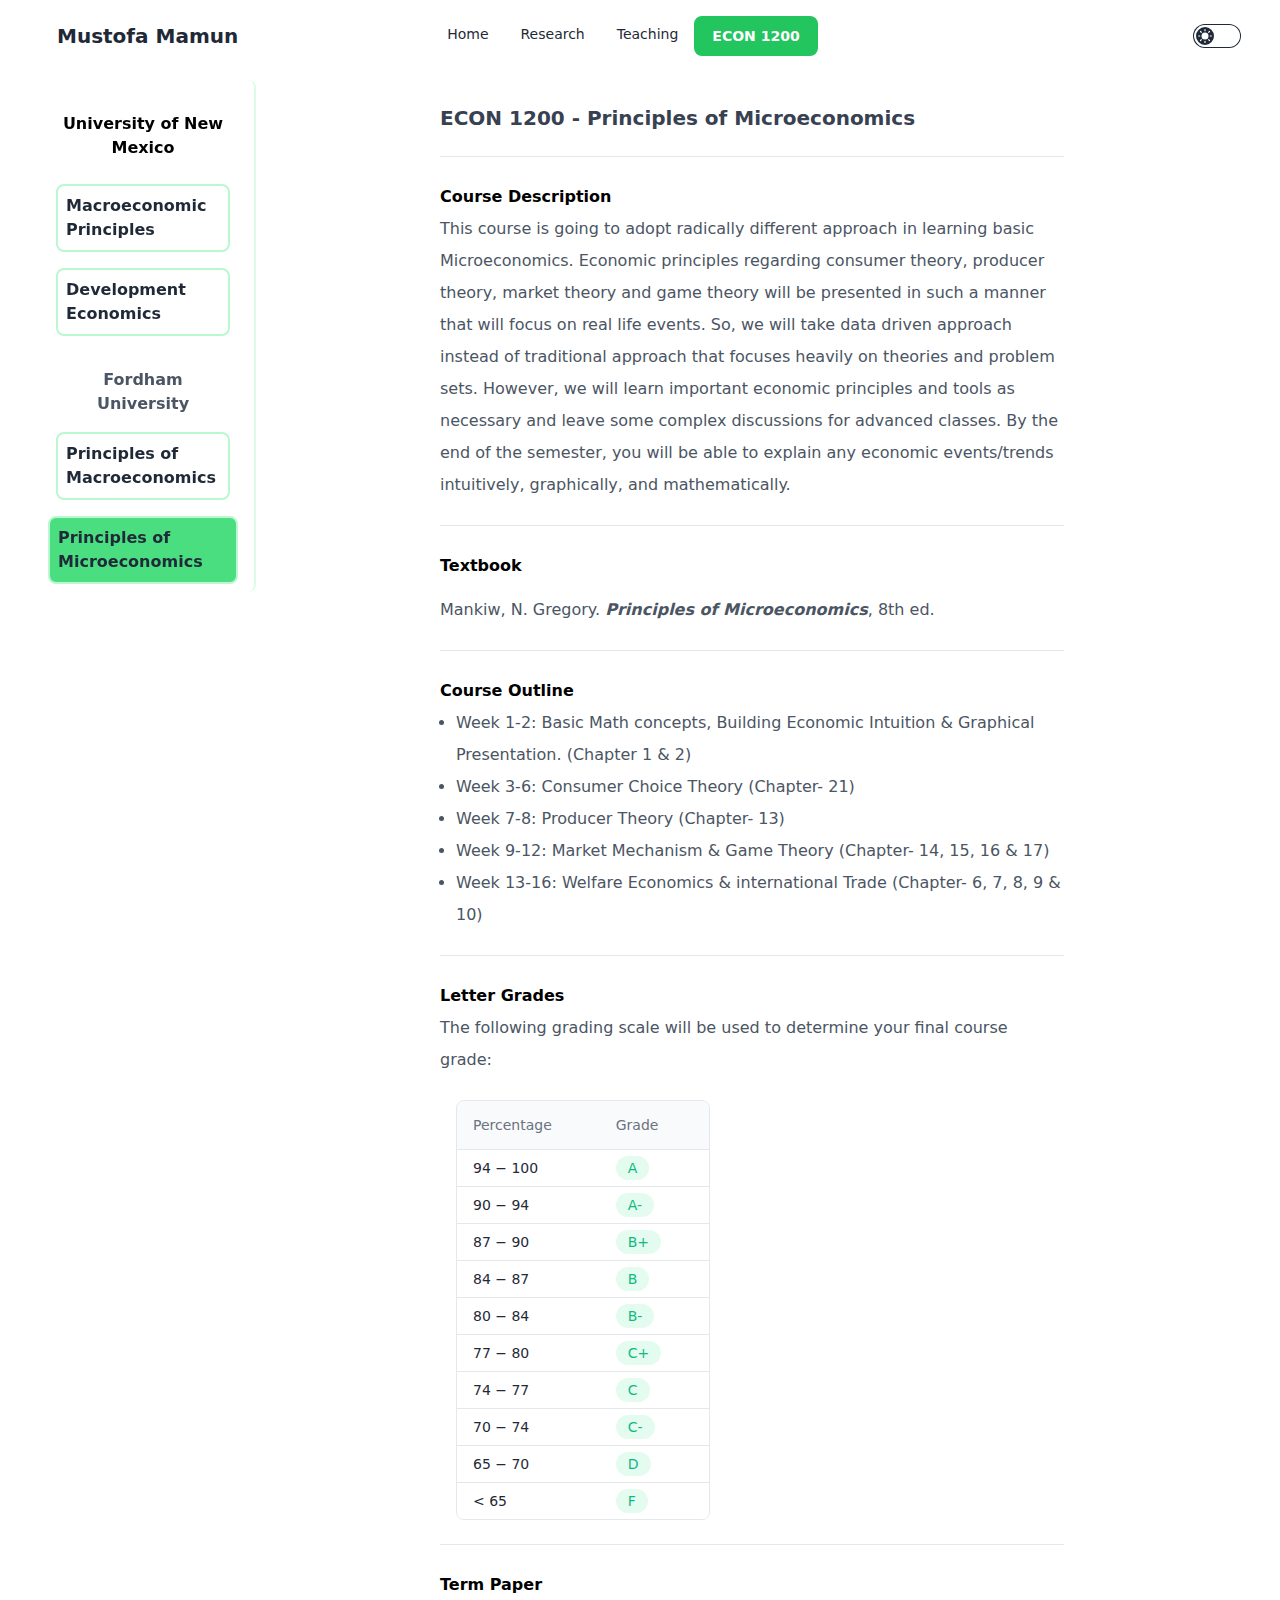
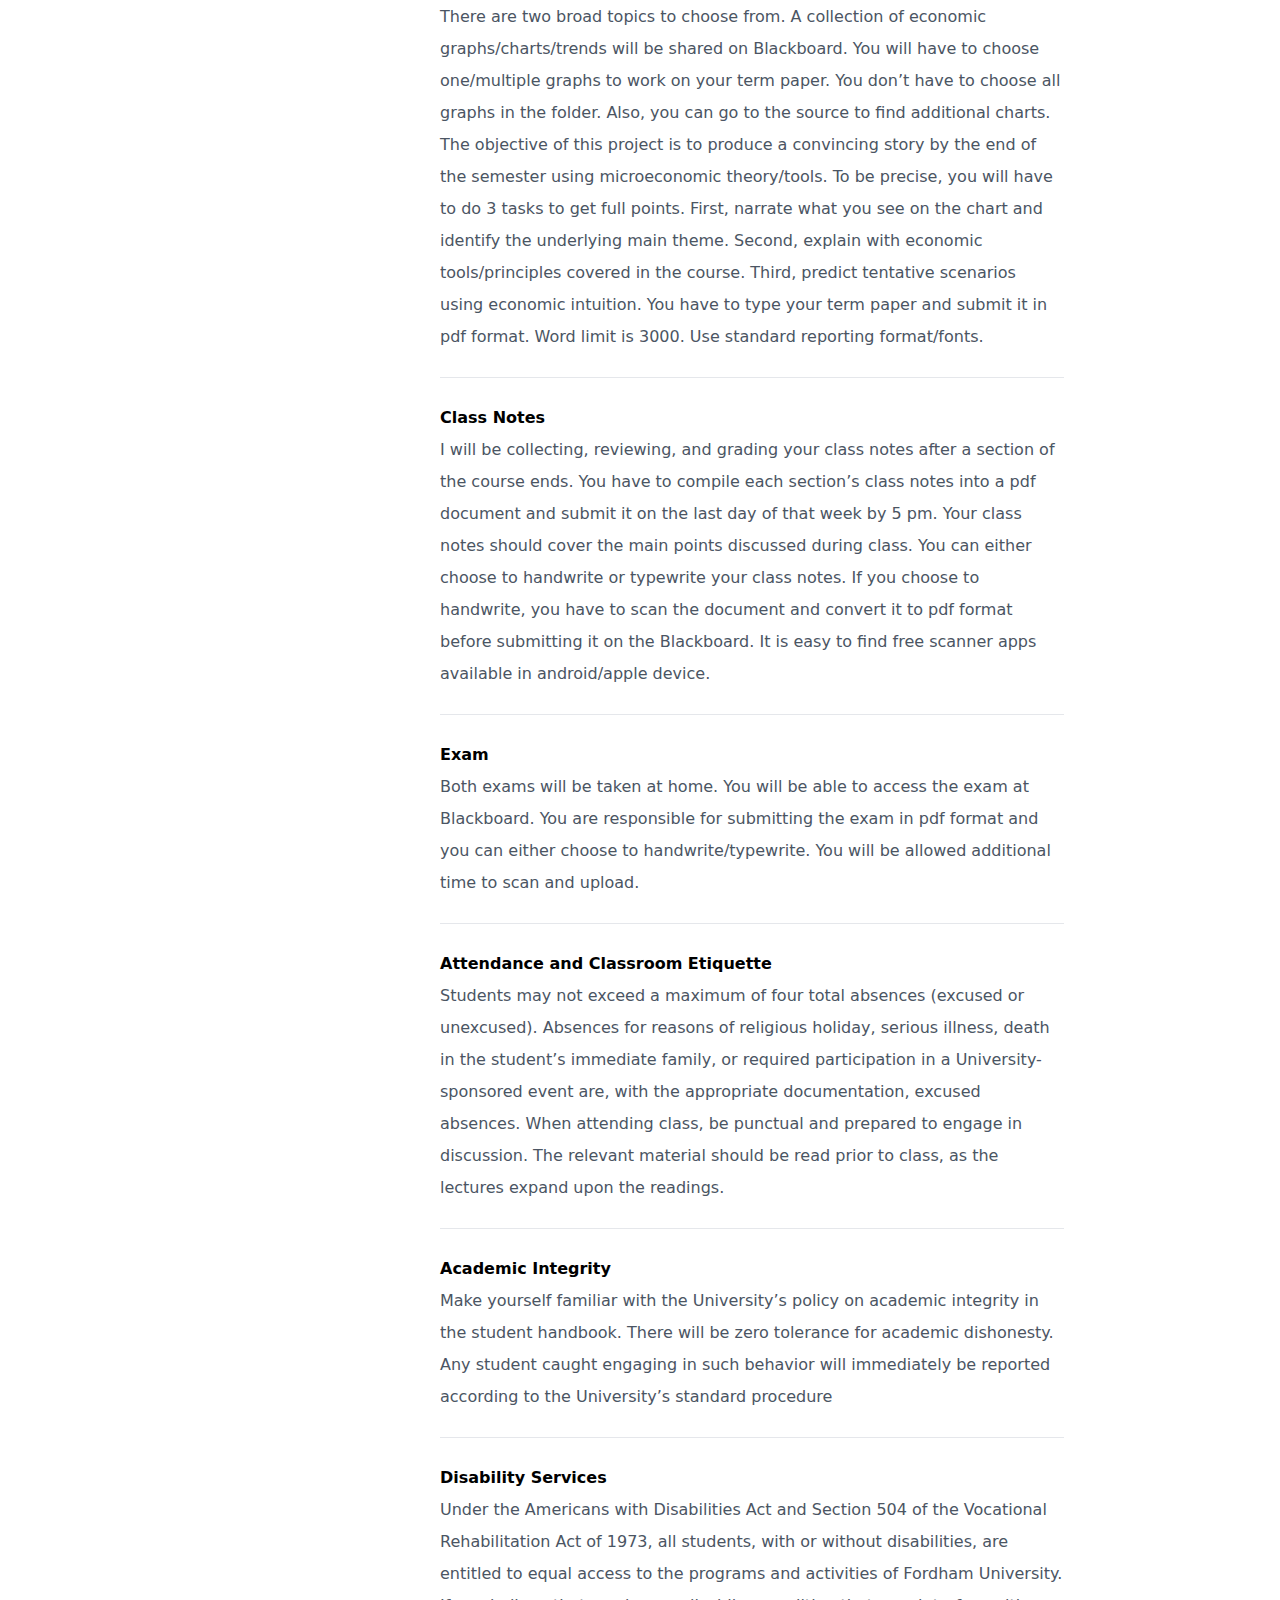
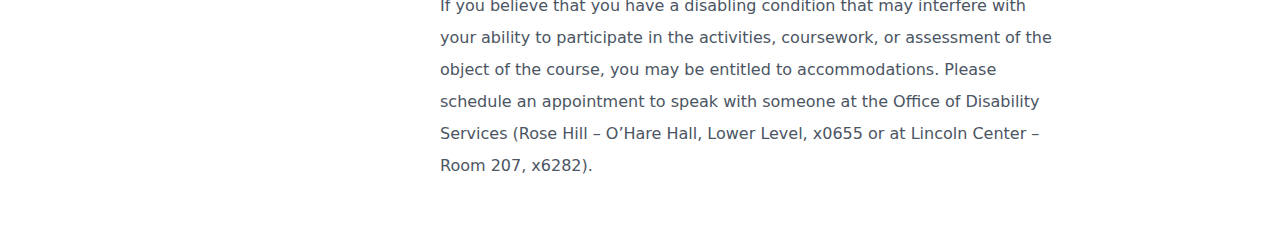
<file: src/courses/Fordham/Econ1200.html>
<!DOCTYPE html>
<html>
  <head>
    <meta charset="UTF-8" />
    <meta name="viewport" content="width=device-width, initial-scale=1.0" />
    <link href="../../output.css" rel="stylesheet" />
    <title>Mamun | ECON 1200</title>
    <!-- Global site tag (gtag.js) - Google Analytics -->
    <script async="" src="https://www.googletagmanager.com/gtag/js?id=G-LEJ614GTC5"></script>
    <script>
      window.dataLayer = window.dataLayer || [];
      function gtag() {
        dataLayer.push(arguments);
      }
      gtag("js", new Date());

      gtag("config", "G-LEJ614GTC5");
    </script>
  </head>
  <body class="max-w-[95%] mx-auto dark:text-gray-50">
    <header>
      <nav class="relative z-10">
        <div class="navbar bg-base-100 fixed">
          <div class="navbar-start">
            <div class="dropdown">
              <div tabindex="0" role="button" class="btn btn-ghost lg:hidden">
                <svg xmlns="http://www.w3.org/2000/svg" class="h-5 w-5" fill="none" viewBox="0 0 24 24" stroke="currentColor">
                  <path stroke-linecap="round" stroke-linejoin="round" stroke-width="2" d="M4 6h16M4 12h8m-8 6h16" />
                </svg>
              </div>
              <ul tabindex="0" class="menu menu-sm dropdown-content bg-base-100 rounded-box z-[1] mt-3 w-52 p-2 shadow">
                <li><a href="../../index.html">Home</a></li>
                <li><a href="../../pages/research.html">Research</a></li>
                <li>
                  <a href="../../pages/teaching.html">Teaching</a>

                  <ul class="p-2">
                    <li><a href="../Econ2110.html">ECON 2110</a></li>
                    <li><a href="../Econ321.html">ECON 321</a></li>
                  </ul>
                </li>
              </ul>
            </div>
            <a href="https://www.mustofamamun.com" class="btn btn-ghost hover:text-green-500 hover:bg-transparent text-xl">Mustofa Mamun</a>
          </div>
          <div class="navbar-center hidden lg:flex">
            <ul class="menu menu-horizontal px-1">
              <li><a href="../../index.html">Home</a></li>
              <li><a href="../../pages/research.html">Research</a></li>
              <li>
                <a href="../../pages/teaching.html">Teaching</a>
                <!-- <details>
                  <summary>Teaching</summary>
                  <ul class="p-2">
                    <li><a>Submenu 1</a></li>
                    <li><a>Submenu 2</a></li>
                  </ul>
                </details> -->
              </li>
              <li class="border-green-500 border-2 rounded-lg bg-green-500 font-bold text-white"><a href="Econ1200.html">ECON 1200</a></li>
              <li></li>
            </ul>
          </div>
          <div class="navbar-end hidden xl:flex lg:mr-[5%]">
            <label class="grid cursor-pointer place-items-center">
              <input type="checkbox" value="synthwave" class="toggle theme-controller bg-base-content col-span-2 col-start-1 row-start-1" />
              <svg
                class="stroke-base-100 fill-base-100 col-start-1 row-start-1"
                xmlns="http://www.w3.org/2000/svg"
                width="14"
                height="14"
                viewBox="0 0 24 24"
                fill="none"
                stroke="currentColor"
                stroke-width="2"
                stroke-linecap="round"
                stroke-linejoin="round">
                <circle cx="12" cy="12" r="5" />
                <path d="M12 1v2M12 21v2M4.2 4.2l1.4 1.4M18.4 18.4l1.4 1.4M1 12h2M21 12h2M4.2 19.8l1.4-1.4M18.4 5.6l1.4-1.4" />
              </svg>
              <svg
                class="stroke-base-100 fill-base-100 col-start-2 row-start-1"
                xmlns="http://www.w3.org/2000/svg"
                width="14"
                height="14"
                viewBox="0 0 24 24"
                fill="none"
                stroke="currentColor"
                stroke-width="2"
                stroke-linecap="round"
                stroke-linejoin="round">
                <path d="M21 12.79A9 9 0 1 1 11.21 3 7 7 0 0 0 21 12.79z"></path>
              </svg>
            </label>
          </div>
        </div>
      </nav>
    </header>

    <main>
      <div class="flex w-full">
        <!-- <aside class="hidden lg:flex lg:flex-col lg:w-1/5 h-full flex-grow mt-20 relative"> -->
        <aside class="hidden lg:flex min-w-56 mt-20">
          <div class="fixed max-w-56 border-r-2 border-green-100 px-4 pb-2 rounded-lg">
            <a href=""><p class="p-2 mt-6 text-black font-semibold text-center animate-wave-text dark:text-white">University of New Mexico</p></a>

            <a href="../Econ2110.html"
              ><p class="p-2 m-2 border-2 mt-4 border-green-200 rounded-lg font-semibold hover:bg-green-300 hover:font-bold">
                Macroeconomic Principles
              </p></a
            >
            <a href="../Econ321.html"
              ><p class="p-2 m-2 border-2 mt-4 border-green-200 rounded-lg font-semibold hover:bg-green-300 hover:font-bold">
                Development Economics
              </p></a
            >

            <a href=""><p class="p-2 mt-6 text-gray-600 font-semibold text-center dark:text-gray-100">Fordham University</p></a>

            <a href="Econ1100.html"
              ><p class="p-2 m-2 border-2 border-green-200 rounded-lg font-semibold hover:bg-green-300 hover:font-bold">
                Principles of Macroeconomics
              </p></a
            >
            <a href="Econ1200.html"
              ><p class="p-2 mt-4 border-2 border-green-200 rounded-lg font-bold bg-green-400">Principles of Microeconomics</p></a
            >
          </div>
        </aside>
        <!-- <div class="w-full lg:w-4/5 flex-grow px-4 mt-10"> -->
        <div class="flex-grow px-4 mt-10">
          <section class="max-w-2xl px-6 py-8 mx-auto bg-white dark:bg-gray-900">
            <header>
              <!-- <a href="#">
                <img class="w-auto h-7 sm:h-8" src="https://merakiui.com/images/full-logo.svg" alt="" />
              </a> -->
            </header>

            <main class="mt-8">
              <p class="text-xl text-gray-700 dark:text-white font-bold">ECON 1200 - Principles of Microeconomics</p>
              <hr class="my-6 border-gray-200 dark:border-gray-700" />
              <!-- <p class="mt-4 leading-loose text-black dark:text-gray-50 font-semibold">Dr. Mustofa Mahmud Al Mamun</p> -->

              <div>
                <p class="leading-loose text-black dark:text-gray-50 font-semibold">Course Description</p>
                <p class="leading-loose text-gray-600 dark:text-gray-300">
                  This course is going to adopt radically different approach in learning basic Microeconomics. Economic principles regarding consumer
                  theory, producer theory, market theory and game theory will be presented in such a manner that will focus on real life events. So,
                  we will take data driven approach instead of traditional approach that focuses heavily on theories and problem sets. However, we
                  will learn important economic principles and tools as necessary and leave some complex discussions for advanced classes. By the end
                  of the semester, you will be able to explain any economic events/trends intuitively, graphically, and mathematically.
                </p>
              </div>

              <hr class="my-6 border-gray-200 dark:border-gray-700" />

              <div class="space-y-3">
                <p class="leading-loose text-black dark:text-gray-50 font-semibold">Textbook</p>

                <p class="leading-loose text-gray-600 dark:text-gray-300">
                  Mankiw, N. Gregory. <i class="font-semibold">Principles of Microeconomics</i>, 8th ed.
                </p>
              </div>

              <hr class="my-6 border-gray-200 dark:border-gray-700" />

              <div>
                <p class="leading-loose text-black dark:text-gray-50 font-semibold">Course Outline</p>

                <div class="leading-loose text-gray-600 dark:text-gray-300">
                  <p></p>
                  <div>
                    <ul class="list-disc lg:pl-4">
                      <li>Week 1-2: Basic Math concepts, Building Economic Intuition & Graphical Presentation. (Chapter 1 & 2)</li>
                      <li>Week 3-6: Consumer Choice Theory (Chapter- 21)</li>
                      <li>Week 7-8: Producer Theory (Chapter- 13)</li>
                      <li>Week 9-12: Market Mechanism & Game Theory (Chapter- 14, 15, 16 & 17)</li>
                      <li>Week 13-16: Welfare Economics & international Trade (Chapter- 6, 7, 8, 9 & 10)</li>
                    </ul>
                  </div>
                </div>
              </div>

              <hr class="my-6 border-gray-200 dark:border-gray-700" />

              <div>
                <p class="leading-loose text-black dark:text-gray-50 font-semibold">Letter Grades</p>
                <p class="leading-loose text-gray-600 dark:text-gray-300">
                  The following grading scale will be used to determine your final course grade:
                </p>

                <section class="container px-4 mx-auto">
                  <div class="flex flex-col mt-6">
                    <div class="-mx-4 -my-2 overflow-x-auto sm:-mx-6 lg:-mx-8">
                      <div class="inline-block py-2 align-middle md:px-6 lg:px-8">
                        <div class="overflow-hidden border border-gray-200 dark:border-gray-700 md:rounded-lg">
                          <table class="divide-y divide-gray-200 dark:divide-gray-700">
                            <thead class="bg-gray-50 dark:bg-gray-800">
                              <tr>
                                <th scope="col" class="py-3.5 px-4 text-sm font-normal text-left rtl:text-right text-gray-500 dark:text-gray-400">
                                  <button class="flex items-center gap-x-3 focus:outline-none">
                                    <span>Percentage</span>
                                  </button>
                                </th>

                                <th scope="col" class="px-12 py-3.5 text-sm font-normal text-left rtl:text-right text-gray-500 dark:text-gray-400">
                                  Grade
                                </th>
                              </tr>
                            </thead>
                            <tbody class="bg-white divide-y divide-gray-200 dark:divide-gray-700 dark:bg-gray-900">
                              <tr>
                                <td class="px-4 py-2 text-sm font-medium whitespace-nowrap">
                                  <div>
                                    <h2 class="font-medium text-gray-800 dark:text-white">94 − 100</h2>
                                  </div>
                                </td>
                                <td class="px-12 py-2 text-sm font-medium whitespace-nowrap">
                                  <div
                                    class="inline px-3 py-1 text-sm font-normal rounded-full text-emerald-500 gap-x-2 bg-emerald-100/60 dark:bg-gray-800">
                                    A
                                  </div>
                                </td>
                              </tr>
                              <tr>
                                <td class="px-4 py-2 text-sm font-medium whitespace-nowrap">
                                  <div>
                                    <h2 class="font-medium text-gray-800 dark:text-white">90 − 94</h2>
                                  </div>
                                </td>
                                <td class="px-12 py-2 text-sm font-medium whitespace-nowrap">
                                  <div
                                    class="inline px-3 py-1 text-sm font-normal rounded-full text-emerald-500 gap-x-2 bg-emerald-100/60 dark:bg-gray-800">
                                    A-
                                  </div>
                                </td>
                              </tr>
                              <tr>
                                <td class="px-4 py-2 text-sm font-medium whitespace-nowrap">
                                  <div>
                                    <h2 class="font-medium text-gray-800 dark:text-white">87 − 90</h2>
                                  </div>
                                </td>
                                <td class="px-12 py-2 text-sm font-medium whitespace-nowrap">
                                  <div
                                    class="inline px-3 py-1 text-sm font-normal rounded-full text-emerald-500 gap-x-2 bg-emerald-100/60 dark:bg-gray-800">
                                    B+
                                  </div>
                                </td>
                              </tr>
                              <tr>
                                <td class="px-4 py-2 text-sm font-medium whitespace-nowrap">
                                  <div>
                                    <h2 class="font-medium text-gray-800 dark:text-white">84 − 87</h2>
                                  </div>
                                </td>
                                <td class="px-12 py-2 text-sm font-medium whitespace-nowrap">
                                  <div
                                    class="inline px-3 py-1 text-sm font-normal rounded-full text-emerald-500 gap-x-2 bg-emerald-100/60 dark:bg-gray-800">
                                    B
                                  </div>
                                </td>
                              </tr>
                              <tr>
                                <td class="px-4 py-2 text-sm font-medium whitespace-nowrap">
                                  <div>
                                    <h2 class="font-medium text-gray-800 dark:text-white">80 − 84</h2>
                                  </div>
                                </td>
                                <td class="px-12 py-2 text-sm font-medium whitespace-nowrap">
                                  <div
                                    class="inline px-3 py-1 text-sm font-normal rounded-full text-emerald-500 gap-x-2 bg-emerald-100/60 dark:bg-gray-800">
                                    B-
                                  </div>
                                </td>
                              </tr>
                              <tr>
                                <td class="px-4 py-2 text-sm font-medium whitespace-nowrap">
                                  <div>
                                    <h2 class="font-medium text-gray-800 dark:text-white">77 − 80</h2>
                                  </div>
                                </td>
                                <td class="px-12 py-2 text-sm font-medium whitespace-nowrap">
                                  <div
                                    class="inline px-3 py-1 text-sm font-normal rounded-full text-emerald-500 gap-x-2 bg-emerald-100/60 dark:bg-gray-800">
                                    C+
                                  </div>
                                </td>
                              </tr>
                              <tr>
                                <td class="px-4 py-2 text-sm font-medium whitespace-nowrap">
                                  <div>
                                    <h2 class="font-medium text-gray-800 dark:text-white">74 − 77</h2>
                                  </div>
                                </td>
                                <td class="px-12 py-2 text-sm font-medium whitespace-nowrap">
                                  <div
                                    class="inline px-3 py-1 text-sm font-normal rounded-full text-emerald-500 gap-x-2 bg-emerald-100/60 dark:bg-gray-800">
                                    C
                                  </div>
                                </td>
                              </tr>
                              <tr>
                                <td class="px-4 py-2 text-sm font-medium whitespace-nowrap">
                                  <div>
                                    <h2 class="font-medium text-gray-800 dark:text-white">70 − 74</h2>
                                  </div>
                                </td>
                                <td class="px-12 py-2 text-sm font-medium whitespace-nowrap">
                                  <div
                                    class="inline px-3 py-1 text-sm font-normal rounded-full text-emerald-500 gap-x-2 bg-emerald-100/60 dark:bg-gray-800">
                                    C-
                                  </div>
                                </td>
                              </tr>
                              <tr>
                                <td class="px-4 py-2 text-sm font-medium whitespace-nowrap">
                                  <div>
                                    <h2 class="font-medium text-gray-800 dark:text-white">65 − 70</h2>
                                  </div>
                                </td>
                                <td class="px-12 py-2 text-sm font-medium whitespace-nowrap">
                                  <div
                                    class="inline px-3 py-1 text-sm font-normal rounded-full text-emerald-500 gap-x-2 bg-emerald-100/60 dark:bg-gray-800">
                                    D
                                  </div>
                                </td>
                              </tr>
                              <tr>
                                <td class="px-4 py-2 text-sm font-medium whitespace-nowrap">
                                  <div>
                                    <h2 class="font-medium text-gray-800 dark:text-white">< 65</h2>
                                  </div>
                                </td>
                                <td class="px-12 py-2 text-sm font-medium whitespace-nowrap">
                                  <div
                                    class="inline px-3 py-1 text-sm font-normal rounded-full text-emerald-500 gap-x-2 bg-emerald-100/60 dark:bg-gray-800">
                                    F
                                  </div>
                                </td>
                              </tr>
                            </tbody>
                          </table>
                        </div>
                      </div>
                    </div>
                  </div>
                </section>
              </div>

              <hr class="my-6 border-gray-200 dark:border-gray-700" />
              <div class="mt-4">
                <h4 class="leading-loose text-black dark:text-gray-50 font-semibold">Term Paper</h4>
                <p class="leading-loose text-gray-600 dark:text-gray-300">
                  There are two broad topics to choose from. A collection of economic graphs/charts/trends will be shared on Blackboard. You will have
                  to choose one/multiple graphs to work on your term paper. You don’t have to choose all graphs in the folder. Also, you can go to the
                  source to find additional charts. The objective of this project is to produce a convincing story by the end of the semester using
                  microeconomic theory/tools. To be precise, you will have to do 3 tasks to get full points. First, narrate what you see on the chart
                  and identify the underlying main theme. Second, explain with economic tools/principles covered in the course. Third, predict
                  tentative scenarios using economic intuition. You have to type your term paper and submit it in pdf format. Word limit is 3000. Use
                  standard reporting format/fonts.
                </p>
              </div>

              <hr class="my-6 border-gray-200 dark:border-gray-700" />
              <div class="mt-4">
                <h4 class="leading-loose text-black dark:text-gray-50 font-semibold">Class Notes</h4>
                <p class="leading-loose text-gray-600 dark:text-gray-300">
                  I will be collecting, reviewing, and grading your class notes after a section of the course ends. You have to compile each section’s
                  class notes into a pdf document and submit it on the last day of that week by 5 pm. Your class notes should cover the main points
                  discussed during class. You can either choose to handwrite or typewrite your class notes. If you choose to handwrite, you have to
                  scan the document and convert it to pdf format before submitting it on the Blackboard. It is easy to find free scanner apps
                  available in android/apple device.
                </p>
              </div>

              <hr class="my-6 border-gray-200 dark:border-gray-700" />
              <div class="mt-4">
                <h4 class="leading-loose text-black dark:text-gray-50 font-semibold">Exam</h4>
                <p class="leading-loose text-gray-600 dark:text-gray-300">
                  Both exams will be taken at home. You will be able to access the exam at Blackboard. You are responsible for submitting the exam in
                  pdf format and you can either choose to handwrite/typewrite. You will be allowed additional time to scan and upload.
                </p>
              </div>

              <hr class="my-6 border-gray-200 dark:border-gray-700" />
              <div class="mt-4">
                <h4 class="leading-loose text-black dark:text-gray-50 font-semibold">Attendance and Classroom Etiquette</h4>
                <p class="leading-loose text-gray-600 dark:text-gray-300">
                  Students may not exceed a maximum of four total absences (excused or unexcused). Absences for reasons of religious holiday, serious
                  illness, death in the student’s immediate family, or required participation in a University-sponsored event are, with the
                  appropriate documentation, excused absences. When attending class, be punctual and prepared to engage in discussion. The relevant
                  material should be read prior to class, as the lectures expand upon the readings.
                </p>
              </div>

              <hr class="my-6 border-gray-200 dark:border-gray-700" />
              <div class="mt-4">
                <h4 class="leading-loose text-black dark:text-gray-50 font-semibold">Academic Integrity</h4>
                <p class="leading-loose text-gray-600 dark:text-gray-300">
                  Make yourself familiar with the University’s policy on academic integrity in the student handbook. There will be zero tolerance for
                  academic dishonesty. Any student caught engaging in such behavior will immediately be reported according to the University’s
                  standard procedure
                </p>
              </div>

              <hr class="my-6 border-gray-200 dark:border-gray-700" />
              <div class="mt-4">
                <h4 class="leading-loose text-black dark:text-gray-50 font-semibold">Disability Services</h4>
                <p class="leading-loose text-gray-600 dark:text-gray-300">
                  Under the Americans with Disabilities Act and Section 504 of the Vocational Rehabilitation Act of 1973, all students, with or
                  without disabilities, are entitled to equal access to the programs and activities of Fordham University. If you believe that you
                  have a disabling condition that may interfere with your ability to participate in the activities, coursework, or assessment of the
                  object of the course, you may be entitled to accommodations. Please schedule an appointment to speak with someone at the Office of
                  Disability Services (Rose Hill – O’Hare Hall, Lower Level, x0655 or at Lincoln Center – Room 207, x6282).
                </p>
              </div>

              <!-- 
              <button
                class="px-6 py-2 mt-6 text-sm font-medium tracking-wider text-white capitalize transition-colors duration-300 transform bg-blue-600 rounded-lg hover:bg-blue-500 focus:outline-none focus:ring focus:ring-blue-300 focus:ring-opacity-80">
                Get started
              </button> -->
            </main>

            <footer class="mt-8"></footer>
          </section>
        </div>
      </div>
    </main>

    <footer></footer>
  </body>
</html>
</file>
<file: src/output.css>
*, ::before, ::after {
  --tw-border-spacing-x: 0;
  --tw-border-spacing-y: 0;
  --tw-translate-x: 0;
  --tw-translate-y: 0;
  --tw-rotate: 0;
  --tw-skew-x: 0;
  --tw-skew-y: 0;
  --tw-scale-x: 1;
  --tw-scale-y: 1;
  --tw-pan-x:  ;
  --tw-pan-y:  ;
  --tw-pinch-zoom:  ;
  --tw-scroll-snap-strictness: proximity;
  --tw-gradient-from-position:  ;
  --tw-gradient-via-position:  ;
  --tw-gradient-to-position:  ;
  --tw-ordinal:  ;
  --tw-slashed-zero:  ;
  --tw-numeric-figure:  ;
  --tw-numeric-spacing:  ;
  --tw-numeric-fraction:  ;
  --tw-ring-inset:  ;
  --tw-ring-offset-width: 0px;
  --tw-ring-offset-color: #fff;
  --tw-ring-color: rgb(59 130 246 / 0.5);
  --tw-ring-offset-shadow: 0 0 #0000;
  --tw-ring-shadow: 0 0 #0000;
  --tw-shadow: 0 0 #0000;
  --tw-shadow-colored: 0 0 #0000;
  --tw-blur:  ;
  --tw-brightness:  ;
  --tw-contrast:  ;
  --tw-grayscale:  ;
  --tw-hue-rotate:  ;
  --tw-invert:  ;
  --tw-saturate:  ;
  --tw-sepia:  ;
  --tw-drop-shadow:  ;
  --tw-backdrop-blur:  ;
  --tw-backdrop-brightness:  ;
  --tw-backdrop-contrast:  ;
  --tw-backdrop-grayscale:  ;
  --tw-backdrop-hue-rotate:  ;
  --tw-backdrop-invert:  ;
  --tw-backdrop-opacity:  ;
  --tw-backdrop-saturate:  ;
  --tw-backdrop-sepia:  ;
  --tw-contain-size:  ;
  --tw-contain-layout:  ;
  --tw-contain-paint:  ;
  --tw-contain-style:  ;
}

::backdrop {
  --tw-border-spacing-x: 0;
  --tw-border-spacing-y: 0;
  --tw-translate-x: 0;
  --tw-translate-y: 0;
  --tw-rotate: 0;
  --tw-skew-x: 0;
  --tw-skew-y: 0;
  --tw-scale-x: 1;
  --tw-scale-y: 1;
  --tw-pan-x:  ;
  --tw-pan-y:  ;
  --tw-pinch-zoom:  ;
  --tw-scroll-snap-strictness: proximity;
  --tw-gradient-from-position:  ;
  --tw-gradient-via-position:  ;
  --tw-gradient-to-position:  ;
  --tw-ordinal:  ;
  --tw-slashed-zero:  ;
  --tw-numeric-figure:  ;
  --tw-numeric-spacing:  ;
  --tw-numeric-fraction:  ;
  --tw-ring-inset:  ;
  --tw-ring-offset-width: 0px;
  --tw-ring-offset-color: #fff;
  --tw-ring-color: rgb(59 130 246 / 0.5);
  --tw-ring-offset-shadow: 0 0 #0000;
  --tw-ring-shadow: 0 0 #0000;
  --tw-shadow: 0 0 #0000;
  --tw-shadow-colored: 0 0 #0000;
  --tw-blur:  ;
  --tw-brightness:  ;
  --tw-contrast:  ;
  --tw-grayscale:  ;
  --tw-hue-rotate:  ;
  --tw-invert:  ;
  --tw-saturate:  ;
  --tw-sepia:  ;
  --tw-drop-shadow:  ;
  --tw-backdrop-blur:  ;
  --tw-backdrop-brightness:  ;
  --tw-backdrop-contrast:  ;
  --tw-backdrop-grayscale:  ;
  --tw-backdrop-hue-rotate:  ;
  --tw-backdrop-invert:  ;
  --tw-backdrop-opacity:  ;
  --tw-backdrop-saturate:  ;
  --tw-backdrop-sepia:  ;
  --tw-contain-size:  ;
  --tw-contain-layout:  ;
  --tw-contain-paint:  ;
  --tw-contain-style:  ;
}

/*
! tailwindcss v3.4.16 | MIT License | https://tailwindcss.com
*/

/*
1. Prevent padding and border from affecting element width. (https://github.com/mozdevs/cssremedy/issues/4)
2. Allow adding a border to an element by just adding a border-width. (https://github.com/tailwindcss/tailwindcss/pull/116)
*/

*,
::before,
::after {
  box-sizing: border-box;
  /* 1 */
  border-width: 0;
  /* 2 */
  border-style: solid;
  /* 2 */
  border-color: #e5e7eb;
  /* 2 */
}

::before,
::after {
  --tw-content: '';
}

/*
1. Use a consistent sensible line-height in all browsers.
2. Prevent adjustments of font size after orientation changes in iOS.
3. Use a more readable tab size.
4. Use the user's configured `sans` font-family by default.
5. Use the user's configured `sans` font-feature-settings by default.
6. Use the user's configured `sans` font-variation-settings by default.
7. Disable tap highlights on iOS
*/

html,
:host {
  line-height: 1.5;
  /* 1 */
  -webkit-text-size-adjust: 100%;
  /* 2 */
  -moz-tab-size: 4;
  /* 3 */
  -o-tab-size: 4;
     tab-size: 4;
  /* 3 */
  font-family: ui-sans-serif, system-ui, sans-serif, "Apple Color Emoji", "Segoe UI Emoji", "Segoe UI Symbol", "Noto Color Emoji";
  /* 4 */
  font-feature-settings: normal;
  /* 5 */
  font-variation-settings: normal;
  /* 6 */
  -webkit-tap-highlight-color: transparent;
  /* 7 */
}

/*
1. Remove the margin in all browsers.
2. Inherit line-height from `html` so users can set them as a class directly on the `html` element.
*/

body {
  margin: 0;
  /* 1 */
  line-height: inherit;
  /* 2 */
}

/*
1. Add the correct height in Firefox.
2. Correct the inheritance of border color in Firefox. (https://bugzilla.mozilla.org/show_bug.cgi?id=190655)
3. Ensure horizontal rules are visible by default.
*/

hr {
  height: 0;
  /* 1 */
  color: inherit;
  /* 2 */
  border-top-width: 1px;
  /* 3 */
}

/*
Add the correct text decoration in Chrome, Edge, and Safari.
*/

abbr:where([title]) {
  -webkit-text-decoration: underline dotted;
          text-decoration: underline dotted;
}

/*
Remove the default font size and weight for headings.
*/

h1,
h2,
h3,
h4,
h5,
h6 {
  font-size: inherit;
  font-weight: inherit;
}

/*
Reset links to optimize for opt-in styling instead of opt-out.
*/

a {
  color: inherit;
  text-decoration: inherit;
}

/*
Add the correct font weight in Edge and Safari.
*/

b,
strong {
  font-weight: bolder;
}

/*
1. Use the user's configured `mono` font-family by default.
2. Use the user's configured `mono` font-feature-settings by default.
3. Use the user's configured `mono` font-variation-settings by default.
4. Correct the odd `em` font sizing in all browsers.
*/

code,
kbd,
samp,
pre {
  font-family: ui-monospace, SFMono-Regular, Menlo, Monaco, Consolas, "Liberation Mono", "Courier New", monospace;
  /* 1 */
  font-feature-settings: normal;
  /* 2 */
  font-variation-settings: normal;
  /* 3 */
  font-size: 1em;
  /* 4 */
}

/*
Add the correct font size in all browsers.
*/

small {
  font-size: 80%;
}

/*
Prevent `sub` and `sup` elements from affecting the line height in all browsers.
*/

sub,
sup {
  font-size: 75%;
  line-height: 0;
  position: relative;
  vertical-align: baseline;
}

sub {
  bottom: -0.25em;
}

sup {
  top: -0.5em;
}

/*
1. Remove text indentation from table contents in Chrome and Safari. (https://bugs.chromium.org/p/chromium/issues/detail?id=999088, https://bugs.webkit.org/show_bug.cgi?id=201297)
2. Correct table border color inheritance in all Chrome and Safari. (https://bugs.chromium.org/p/chromium/issues/detail?id=935729, https://bugs.webkit.org/show_bug.cgi?id=195016)
3. Remove gaps between table borders by default.
*/

table {
  text-indent: 0;
  /* 1 */
  border-color: inherit;
  /* 2 */
  border-collapse: collapse;
  /* 3 */
}

/*
1. Change the font styles in all browsers.
2. Remove the margin in Firefox and Safari.
3. Remove default padding in all browsers.
*/

button,
input,
optgroup,
select,
textarea {
  font-family: inherit;
  /* 1 */
  font-feature-settings: inherit;
  /* 1 */
  font-variation-settings: inherit;
  /* 1 */
  font-size: 100%;
  /* 1 */
  font-weight: inherit;
  /* 1 */
  line-height: inherit;
  /* 1 */
  letter-spacing: inherit;
  /* 1 */
  color: inherit;
  /* 1 */
  margin: 0;
  /* 2 */
  padding: 0;
  /* 3 */
}

/*
Remove the inheritance of text transform in Edge and Firefox.
*/

button,
select {
  text-transform: none;
}

/*
1. Correct the inability to style clickable types in iOS and Safari.
2. Remove default button styles.
*/

button,
input:where([type='button']),
input:where([type='reset']),
input:where([type='submit']) {
  -webkit-appearance: button;
  /* 1 */
  background-color: transparent;
  /* 2 */
  background-image: none;
  /* 2 */
}

/*
Use the modern Firefox focus style for all focusable elements.
*/

:-moz-focusring {
  outline: auto;
}

/*
Remove the additional `:invalid` styles in Firefox. (https://github.com/mozilla/gecko-dev/blob/2f9eacd9d3d995c937b4251a5557d95d494c9be1/layout/style/res/forms.css#L728-L737)
*/

:-moz-ui-invalid {
  box-shadow: none;
}

/*
Add the correct vertical alignment in Chrome and Firefox.
*/

progress {
  vertical-align: baseline;
}

/*
Correct the cursor style of increment and decrement buttons in Safari.
*/

::-webkit-inner-spin-button,
::-webkit-outer-spin-button {
  height: auto;
}

/*
1. Correct the odd appearance in Chrome and Safari.
2. Correct the outline style in Safari.
*/

[type='search'] {
  -webkit-appearance: textfield;
  /* 1 */
  outline-offset: -2px;
  /* 2 */
}

/*
Remove the inner padding in Chrome and Safari on macOS.
*/

::-webkit-search-decoration {
  -webkit-appearance: none;
}

/*
1. Correct the inability to style clickable types in iOS and Safari.
2. Change font properties to `inherit` in Safari.
*/

::-webkit-file-upload-button {
  -webkit-appearance: button;
  /* 1 */
  font: inherit;
  /* 2 */
}

/*
Add the correct display in Chrome and Safari.
*/

summary {
  display: list-item;
}

/*
Removes the default spacing and border for appropriate elements.
*/

blockquote,
dl,
dd,
h1,
h2,
h3,
h4,
h5,
h6,
hr,
figure,
p,
pre {
  margin: 0;
}

fieldset {
  margin: 0;
  padding: 0;
}

legend {
  padding: 0;
}

ol,
ul,
menu {
  list-style: none;
  margin: 0;
  padding: 0;
}

/*
Reset default styling for dialogs.
*/

dialog {
  padding: 0;
}

/*
Prevent resizing textareas horizontally by default.
*/

textarea {
  resize: vertical;
}

/*
1. Reset the default placeholder opacity in Firefox. (https://github.com/tailwindlabs/tailwindcss/issues/3300)
2. Set the default placeholder color to the user's configured gray 400 color.
*/

input::-moz-placeholder, textarea::-moz-placeholder {
  opacity: 1;
  /* 1 */
  color: #9ca3af;
  /* 2 */
}

input::placeholder,
textarea::placeholder {
  opacity: 1;
  /* 1 */
  color: #9ca3af;
  /* 2 */
}

/*
Set the default cursor for buttons.
*/

button,
[role="button"] {
  cursor: pointer;
}

/*
Make sure disabled buttons don't get the pointer cursor.
*/

:disabled {
  cursor: default;
}

/*
1. Make replaced elements `display: block` by default. (https://github.com/mozdevs/cssremedy/issues/14)
2. Add `vertical-align: middle` to align replaced elements more sensibly by default. (https://github.com/jensimmons/cssremedy/issues/14#issuecomment-634934210)
   This can trigger a poorly considered lint error in some tools but is included by design.
*/

img,
svg,
video,
canvas,
audio,
iframe,
embed,
object {
  display: block;
  /* 1 */
  vertical-align: middle;
  /* 2 */
}

/*
Constrain images and videos to the parent width and preserve their intrinsic aspect ratio. (https://github.com/mozdevs/cssremedy/issues/14)
*/

img,
video {
  max-width: 100%;
  height: auto;
}

/* Make elements with the HTML hidden attribute stay hidden by default */

[hidden]:where(:not([hidden="until-found"])) {
  display: none;
}

:root,
[data-theme] {
  background-color: var(--fallback-b1,oklch(var(--b1)/1));
  color: var(--fallback-bc,oklch(var(--bc)/1));
}

@supports not (color: oklch(0% 0 0)) {
  :root {
    color-scheme: light;
    --fallback-p: #491eff;
    --fallback-pc: #d4dbff;
    --fallback-s: #ff41c7;
    --fallback-sc: #fff9fc;
    --fallback-a: #00cfbd;
    --fallback-ac: #00100d;
    --fallback-n: #2b3440;
    --fallback-nc: #d7dde4;
    --fallback-b1: #ffffff;
    --fallback-b2: #e5e6e6;
    --fallback-b3: #e5e6e6;
    --fallback-bc: #1f2937;
    --fallback-in: #00b3f0;
    --fallback-inc: #000000;
    --fallback-su: #00ca92;
    --fallback-suc: #000000;
    --fallback-wa: #ffc22d;
    --fallback-wac: #000000;
    --fallback-er: #ff6f70;
    --fallback-erc: #000000;
  }

  @media (prefers-color-scheme: dark) {
    :root {
      color-scheme: dark;
      --fallback-p: #7582ff;
      --fallback-pc: #050617;
      --fallback-s: #ff71cf;
      --fallback-sc: #190211;
      --fallback-a: #00c7b5;
      --fallback-ac: #000e0c;
      --fallback-n: #2a323c;
      --fallback-nc: #a6adbb;
      --fallback-b1: #1d232a;
      --fallback-b2: #191e24;
      --fallback-b3: #15191e;
      --fallback-bc: #a6adbb;
      --fallback-in: #00b3f0;
      --fallback-inc: #000000;
      --fallback-su: #00ca92;
      --fallback-suc: #000000;
      --fallback-wa: #ffc22d;
      --fallback-wac: #000000;
      --fallback-er: #ff6f70;
      --fallback-erc: #000000;
    }
  }
}

html {
  -webkit-tap-highlight-color: transparent;
}

* {
  scrollbar-color: color-mix(in oklch, currentColor 35%, transparent) transparent;
}

*:hover {
  scrollbar-color: color-mix(in oklch, currentColor 60%, transparent) transparent;
}

:root {
  color-scheme: light;
  --in: 72.06% 0.191 231.6;
  --su: 64.8% 0.150 160;
  --wa: 84.71% 0.199 83.87;
  --er: 71.76% 0.221 22.18;
  --pc: 89.824% 0.06192 275.75;
  --ac: 15.352% 0.0368 183.61;
  --inc: 0% 0 0;
  --suc: 0% 0 0;
  --wac: 0% 0 0;
  --erc: 0% 0 0;
  --rounded-box: 1rem;
  --rounded-btn: 0.5rem;
  --rounded-badge: 1.9rem;
  --animation-btn: 0.25s;
  --animation-input: .2s;
  --btn-focus-scale: 0.95;
  --border-btn: 1px;
  --tab-border: 1px;
  --tab-radius: 0.5rem;
  --p: 49.12% 0.3096 275.75;
  --s: 69.71% 0.329 342.55;
  --sc: 98.71% 0.0106 342.55;
  --a: 76.76% 0.184 183.61;
  --n: 32.1785% 0.02476 255.701624;
  --nc: 89.4994% 0.011585 252.096176;
  --b1: 100% 0 0;
  --b2: 96.1151% 0 0;
  --b3: 92.4169% 0.00108 197.137559;
  --bc: 27.8078% 0.029596 256.847952;
}

@media (prefers-color-scheme: dark) {
  :root {
    color-scheme: dark;
    --in: 72.06% 0.191 231.6;
    --su: 64.8% 0.150 160;
    --wa: 84.71% 0.199 83.87;
    --er: 71.76% 0.221 22.18;
    --pc: 13.138% 0.0392 275.75;
    --sc: 14.96% 0.052 342.55;
    --ac: 14.902% 0.0334 183.61;
    --inc: 0% 0 0;
    --suc: 0% 0 0;
    --wac: 0% 0 0;
    --erc: 0% 0 0;
    --rounded-box: 1rem;
    --rounded-btn: 0.5rem;
    --rounded-badge: 1.9rem;
    --animation-btn: 0.25s;
    --animation-input: .2s;
    --btn-focus-scale: 0.95;
    --border-btn: 1px;
    --tab-border: 1px;
    --tab-radius: 0.5rem;
    --p: 65.69% 0.196 275.75;
    --s: 74.8% 0.26 342.55;
    --a: 74.51% 0.167 183.61;
    --n: 31.3815% 0.021108 254.139175;
    --nc: 74.6477% 0.0216 264.435964;
    --b1: 25.3267% 0.015896 252.417568;
    --b2: 23.2607% 0.013807 253.100675;
    --b3: 21.1484% 0.01165 254.087939;
    --bc: 74.6477% 0.0216 264.435964;
  }
}

[data-theme=light] {
  color-scheme: light;
  --in: 72.06% 0.191 231.6;
  --su: 64.8% 0.150 160;
  --wa: 84.71% 0.199 83.87;
  --er: 71.76% 0.221 22.18;
  --pc: 89.824% 0.06192 275.75;
  --ac: 15.352% 0.0368 183.61;
  --inc: 0% 0 0;
  --suc: 0% 0 0;
  --wac: 0% 0 0;
  --erc: 0% 0 0;
  --rounded-box: 1rem;
  --rounded-btn: 0.5rem;
  --rounded-badge: 1.9rem;
  --animation-btn: 0.25s;
  --animation-input: .2s;
  --btn-focus-scale: 0.95;
  --border-btn: 1px;
  --tab-border: 1px;
  --tab-radius: 0.5rem;
  --p: 49.12% 0.3096 275.75;
  --s: 69.71% 0.329 342.55;
  --sc: 98.71% 0.0106 342.55;
  --a: 76.76% 0.184 183.61;
  --n: 32.1785% 0.02476 255.701624;
  --nc: 89.4994% 0.011585 252.096176;
  --b1: 100% 0 0;
  --b2: 96.1151% 0 0;
  --b3: 92.4169% 0.00108 197.137559;
  --bc: 27.8078% 0.029596 256.847952;
}

:root:has(input.theme-controller[value=light]:checked) {
  color-scheme: light;
  --in: 72.06% 0.191 231.6;
  --su: 64.8% 0.150 160;
  --wa: 84.71% 0.199 83.87;
  --er: 71.76% 0.221 22.18;
  --pc: 89.824% 0.06192 275.75;
  --ac: 15.352% 0.0368 183.61;
  --inc: 0% 0 0;
  --suc: 0% 0 0;
  --wac: 0% 0 0;
  --erc: 0% 0 0;
  --rounded-box: 1rem;
  --rounded-btn: 0.5rem;
  --rounded-badge: 1.9rem;
  --animation-btn: 0.25s;
  --animation-input: .2s;
  --btn-focus-scale: 0.95;
  --border-btn: 1px;
  --tab-border: 1px;
  --tab-radius: 0.5rem;
  --p: 49.12% 0.3096 275.75;
  --s: 69.71% 0.329 342.55;
  --sc: 98.71% 0.0106 342.55;
  --a: 76.76% 0.184 183.61;
  --n: 32.1785% 0.02476 255.701624;
  --nc: 89.4994% 0.011585 252.096176;
  --b1: 100% 0 0;
  --b2: 96.1151% 0 0;
  --b3: 92.4169% 0.00108 197.137559;
  --bc: 27.8078% 0.029596 256.847952;
}

[data-theme=dark] {
  color-scheme: dark;
  --in: 72.06% 0.191 231.6;
  --su: 64.8% 0.150 160;
  --wa: 84.71% 0.199 83.87;
  --er: 71.76% 0.221 22.18;
  --pc: 13.138% 0.0392 275.75;
  --sc: 14.96% 0.052 342.55;
  --ac: 14.902% 0.0334 183.61;
  --inc: 0% 0 0;
  --suc: 0% 0 0;
  --wac: 0% 0 0;
  --erc: 0% 0 0;
  --rounded-box: 1rem;
  --rounded-btn: 0.5rem;
  --rounded-badge: 1.9rem;
  --animation-btn: 0.25s;
  --animation-input: .2s;
  --btn-focus-scale: 0.95;
  --border-btn: 1px;
  --tab-border: 1px;
  --tab-radius: 0.5rem;
  --p: 65.69% 0.196 275.75;
  --s: 74.8% 0.26 342.55;
  --a: 74.51% 0.167 183.61;
  --n: 31.3815% 0.021108 254.139175;
  --nc: 74.6477% 0.0216 264.435964;
  --b1: 25.3267% 0.015896 252.417568;
  --b2: 23.2607% 0.013807 253.100675;
  --b3: 21.1484% 0.01165 254.087939;
  --bc: 74.6477% 0.0216 264.435964;
}

:root:has(input.theme-controller[value=dark]:checked) {
  color-scheme: dark;
  --in: 72.06% 0.191 231.6;
  --su: 64.8% 0.150 160;
  --wa: 84.71% 0.199 83.87;
  --er: 71.76% 0.221 22.18;
  --pc: 13.138% 0.0392 275.75;
  --sc: 14.96% 0.052 342.55;
  --ac: 14.902% 0.0334 183.61;
  --inc: 0% 0 0;
  --suc: 0% 0 0;
  --wac: 0% 0 0;
  --erc: 0% 0 0;
  --rounded-box: 1rem;
  --rounded-btn: 0.5rem;
  --rounded-badge: 1.9rem;
  --animation-btn: 0.25s;
  --animation-input: .2s;
  --btn-focus-scale: 0.95;
  --border-btn: 1px;
  --tab-border: 1px;
  --tab-radius: 0.5rem;
  --p: 65.69% 0.196 275.75;
  --s: 74.8% 0.26 342.55;
  --a: 74.51% 0.167 183.61;
  --n: 31.3815% 0.021108 254.139175;
  --nc: 74.6477% 0.0216 264.435964;
  --b1: 25.3267% 0.015896 252.417568;
  --b2: 23.2607% 0.013807 253.100675;
  --b3: 21.1484% 0.01165 254.087939;
  --bc: 74.6477% 0.0216 264.435964;
}

.container {
  width: 100%;
}

@media (min-width: 640px) {
  .container {
    max-width: 640px;
  }
}

@media (min-width: 768px) {
  .container {
    max-width: 768px;
  }
}

@media (min-width: 1024px) {
  .container {
    max-width: 1024px;
  }
}

@media (min-width: 1280px) {
  .container {
    max-width: 1280px;
  }
}

@media (min-width: 1536px) {
  .container {
    max-width: 1536px;
  }
}

@media (hover:hover) {
  .label a:hover {
    --tw-text-opacity: 1;
    color: var(--fallback-bc,oklch(var(--bc)/var(--tw-text-opacity)));
  }

  .menu li > *:not(ul, .menu-title, details, .btn):active,
.menu li > *:not(ul, .menu-title, details, .btn).active,
.menu li > details > summary:active {
    --tw-bg-opacity: 1;
    background-color: var(--fallback-n,oklch(var(--n)/var(--tw-bg-opacity)));
    --tw-text-opacity: 1;
    color: var(--fallback-nc,oklch(var(--nc)/var(--tw-text-opacity)));
  }

  .table tr.hover:hover,
  .table tr.hover:nth-child(even):hover {
    --tw-bg-opacity: 1;
    background-color: var(--fallback-b2,oklch(var(--b2)/var(--tw-bg-opacity)));
  }
}

.btn {
  display: inline-flex;
  height: 3rem;
  min-height: 3rem;
  flex-shrink: 0;
  cursor: pointer;
  -webkit-user-select: none;
     -moz-user-select: none;
          user-select: none;
  flex-wrap: wrap;
  align-items: center;
  justify-content: center;
  border-radius: var(--rounded-btn, 0.5rem);
  border-color: transparent;
  border-color: oklch(var(--btn-color, var(--b2)) / var(--tw-border-opacity));
  padding-left: 1rem;
  padding-right: 1rem;
  text-align: center;
  font-size: 0.875rem;
  line-height: 1em;
  gap: 0.5rem;
  font-weight: 600;
  text-decoration-line: none;
  transition-duration: 200ms;
  transition-timing-function: cubic-bezier(0, 0, 0.2, 1);
  border-width: var(--border-btn, 1px);
  transition-property: color, background-color, border-color, opacity, box-shadow, transform;
  --tw-text-opacity: 1;
  color: var(--fallback-bc,oklch(var(--bc)/var(--tw-text-opacity)));
  --tw-shadow: 0 1px 2px 0 rgb(0 0 0 / 0.05);
  --tw-shadow-colored: 0 1px 2px 0 var(--tw-shadow-color);
  box-shadow: var(--tw-ring-offset-shadow, 0 0 #0000), var(--tw-ring-shadow, 0 0 #0000), var(--tw-shadow);
  outline-color: var(--fallback-bc,oklch(var(--bc)/1));
  background-color: oklch(var(--btn-color, var(--b2)) / var(--tw-bg-opacity));
  --tw-bg-opacity: 1;
  --tw-border-opacity: 1;
}

.btn-disabled,
  .btn[disabled],
  .btn:disabled {
  pointer-events: none;
}

:where(.btn:is(input[type="checkbox"])),
:where(.btn:is(input[type="radio"])) {
  width: auto;
  -webkit-appearance: none;
     -moz-appearance: none;
          appearance: none;
}

.btn:is(input[type="checkbox"]):after,
.btn:is(input[type="radio"]):after {
  --tw-content: attr(aria-label);
  content: var(--tw-content);
}

.card {
  position: relative;
  display: flex;
  flex-direction: column;
  border-radius: var(--rounded-box, 1rem);
}

.card:focus {
  outline: 2px solid transparent;
  outline-offset: 2px;
}

.card-body {
  display: flex;
  flex: 1 1 auto;
  flex-direction: column;
  padding: var(--padding-card, 2rem);
  gap: 0.5rem;
}

.card-body :where(p) {
  flex-grow: 1;
}

.card figure {
  display: flex;
  align-items: center;
  justify-content: center;
}

.card.image-full {
  display: grid;
}

.card.image-full:before {
  position: relative;
  content: "";
  z-index: 10;
  border-radius: var(--rounded-box, 1rem);
  --tw-bg-opacity: 1;
  background-color: var(--fallback-n,oklch(var(--n)/var(--tw-bg-opacity)));
  opacity: 0.75;
}

.card.image-full:before,
    .card.image-full > * {
  grid-column-start: 1;
  grid-row-start: 1;
}

.card.image-full > figure img {
  height: 100%;
  -o-object-fit: cover;
     object-fit: cover;
}

.card.image-full > .card-body {
  position: relative;
  z-index: 20;
  --tw-text-opacity: 1;
  color: var(--fallback-nc,oklch(var(--nc)/var(--tw-text-opacity)));
}

.checkbox {
  flex-shrink: 0;
  --chkbg: var(--fallback-bc,oklch(var(--bc)/1));
  --chkfg: var(--fallback-b1,oklch(var(--b1)/1));
  height: 1.5rem;
  width: 1.5rem;
  cursor: pointer;
  -webkit-appearance: none;
     -moz-appearance: none;
          appearance: none;
  border-radius: var(--rounded-btn, 0.5rem);
  border-width: 1px;
  border-color: var(--fallback-bc,oklch(var(--bc)/var(--tw-border-opacity)));
  --tw-border-opacity: 0.2;
}

.dropdown {
  position: relative;
  display: inline-block;
}

.dropdown > *:not(summary):focus {
  outline: 2px solid transparent;
  outline-offset: 2px;
}

.dropdown .dropdown-content {
  position: absolute;
}

.dropdown:is(:not(details)) .dropdown-content {
  visibility: hidden;
  opacity: 0;
  transform-origin: top;
  --tw-scale-x: .95;
  --tw-scale-y: .95;
  transform: translate(var(--tw-translate-x), var(--tw-translate-y)) rotate(var(--tw-rotate)) skewX(var(--tw-skew-x)) skewY(var(--tw-skew-y)) scaleX(var(--tw-scale-x)) scaleY(var(--tw-scale-y));
  transition-property: color, background-color, border-color, text-decoration-color, fill, stroke, opacity, box-shadow, transform, filter, -webkit-backdrop-filter;
  transition-property: color, background-color, border-color, text-decoration-color, fill, stroke, opacity, box-shadow, transform, filter, backdrop-filter;
  transition-property: color, background-color, border-color, text-decoration-color, fill, stroke, opacity, box-shadow, transform, filter, backdrop-filter, -webkit-backdrop-filter;
  transition-timing-function: cubic-bezier(0.4, 0, 0.2, 1);
  transition-timing-function: cubic-bezier(0, 0, 0.2, 1);
  transition-duration: 200ms;
}

.dropdown-end .dropdown-content {
  inset-inline-end: 0px;
}

.dropdown-left .dropdown-content {
  bottom: auto;
  inset-inline-end: 100%;
  top: 0px;
  transform-origin: right;
}

.dropdown-right .dropdown-content {
  bottom: auto;
  inset-inline-start: 100%;
  top: 0px;
  transform-origin: left;
}

.dropdown-bottom .dropdown-content {
  bottom: auto;
  top: 100%;
  transform-origin: top;
}

.dropdown-top .dropdown-content {
  bottom: 100%;
  top: auto;
  transform-origin: bottom;
}

.dropdown-end.dropdown-right .dropdown-content {
  bottom: 0px;
  top: auto;
}

.dropdown-end.dropdown-left .dropdown-content {
  bottom: 0px;
  top: auto;
}

.dropdown.dropdown-open .dropdown-content,
.dropdown:not(.dropdown-hover):focus .dropdown-content,
.dropdown:focus-within .dropdown-content {
  visibility: visible;
  opacity: 1;
}

@media (hover: hover) {
  .dropdown.dropdown-hover:hover .dropdown-content {
    visibility: visible;
    opacity: 1;
  }

  .btn:hover {
    --tw-border-opacity: 1;
    border-color: var(--fallback-b3,oklch(var(--b3)/var(--tw-border-opacity)));
    --tw-bg-opacity: 1;
    background-color: var(--fallback-b3,oklch(var(--b3)/var(--tw-bg-opacity)));
  }

  @supports (color: color-mix(in oklab, black, black)) {
    .btn:hover {
      background-color: color-mix(
            in oklab,
            oklch(var(--btn-color, var(--b2)) / var(--tw-bg-opacity, 1)) 90%,
            black
          );
      border-color: color-mix(
            in oklab,
            oklch(var(--btn-color, var(--b2)) / var(--tw-border-opacity, 1)) 90%,
            black
          );
    }
  }

  @supports not (color: oklch(0% 0 0)) {
    .btn:hover {
      background-color: var(--btn-color, var(--fallback-b2));
      border-color: var(--btn-color, var(--fallback-b2));
    }
  }

  .btn.glass:hover {
    --glass-opacity: 25%;
    --glass-border-opacity: 15%;
  }

  .btn-ghost:hover {
    border-color: transparent;
  }

  @supports (color: oklch(0% 0 0)) {
    .btn-ghost:hover {
      background-color: var(--fallback-bc,oklch(var(--bc)/0.2));
    }
  }

  .btn-disabled:hover,
    .btn[disabled]:hover,
    .btn:disabled:hover {
    --tw-border-opacity: 0;
    background-color: var(--fallback-n,oklch(var(--n)/var(--tw-bg-opacity)));
    --tw-bg-opacity: 0.2;
    color: var(--fallback-bc,oklch(var(--bc)/var(--tw-text-opacity)));
    --tw-text-opacity: 0.2;
  }

  @supports (color: color-mix(in oklab, black, black)) {
    .btn:is(input[type="checkbox"]:checked):hover, .btn:is(input[type="radio"]:checked):hover {
      background-color: color-mix(in oklab, var(--fallback-p,oklch(var(--p)/1)) 90%, black);
      border-color: color-mix(in oklab, var(--fallback-p,oklch(var(--p)/1)) 90%, black);
    }
  }

  .dropdown.dropdown-hover:hover .dropdown-content {
    --tw-scale-x: 1;
    --tw-scale-y: 1;
    transform: translate(var(--tw-translate-x), var(--tw-translate-y)) rotate(var(--tw-rotate)) skewX(var(--tw-skew-x)) skewY(var(--tw-skew-y)) scaleX(var(--tw-scale-x)) scaleY(var(--tw-scale-y));
  }

  :where(.menu li:not(.menu-title, .disabled) > *:not(ul, details, .menu-title)):not(.active, .btn):hover, :where(.menu li:not(.menu-title, .disabled) > details > summary:not(.menu-title)):not(.active, .btn):hover {
    cursor: pointer;
    outline: 2px solid transparent;
    outline-offset: 2px;
  }

  @supports (color: oklch(0% 0 0)) {
    :where(.menu li:not(.menu-title, .disabled) > *:not(ul, details, .menu-title)):not(.active, .btn):hover, :where(.menu li:not(.menu-title, .disabled) > details > summary:not(.menu-title)):not(.active, .btn):hover {
      background-color: var(--fallback-bc,oklch(var(--bc)/0.1));
    }
  }
}

.dropdown:is(details) summary::-webkit-details-marker {
  display: none;
}

.footer {
  display: grid;
  width: 100%;
  grid-auto-flow: row;
  place-items: start;
  -moz-column-gap: 1rem;
       column-gap: 1rem;
  row-gap: 2.5rem;
  font-size: 0.875rem;
  line-height: 1.25rem;
}

.footer > * {
  display: grid;
  place-items: start;
  gap: 0.5rem;
}

@media (min-width: 48rem) {
  .footer {
    grid-auto-flow: column;
  }

  .footer-center {
    grid-auto-flow: row dense;
  }
}

.label {
  display: flex;
  -webkit-user-select: none;
     -moz-user-select: none;
          user-select: none;
  align-items: center;
  justify-content: space-between;
  padding-left: 0.25rem;
  padding-right: 0.25rem;
  padding-top: 0.5rem;
  padding-bottom: 0.5rem;
}

.input {
  flex-shrink: 1;
  -webkit-appearance: none;
     -moz-appearance: none;
          appearance: none;
  height: 3rem;
  padding-left: 1rem;
  padding-right: 1rem;
  font-size: 1rem;
  line-height: 2;
  line-height: 1.5rem;
  border-radius: var(--rounded-btn, 0.5rem);
  border-width: 1px;
  border-color: transparent;
  --tw-bg-opacity: 1;
  background-color: var(--fallback-b1,oklch(var(--b1)/var(--tw-bg-opacity)));
}

.input[type="number"]::-webkit-inner-spin-button,
.input-md[type="number"]::-webkit-inner-spin-button {
  margin-top: -1rem;
  margin-bottom: -1rem;
  margin-inline-end: -1rem;
}

.join .dropdown .join-item:first-child:not(:last-child),
  .join *:first-child:not(:last-child) .dropdown .join-item {
  border-start-end-radius: inherit;
  border-end-end-radius: inherit;
}

.link {
  cursor: pointer;
  text-decoration-line: underline;
}

.menu {
  display: flex;
  flex-direction: column;
  flex-wrap: wrap;
  font-size: 0.875rem;
  line-height: 1.25rem;
  padding: 0.5rem;
}

.menu :where(li ul) {
  position: relative;
  white-space: nowrap;
  margin-inline-start: 1rem;
  padding-inline-start: 0.5rem;
}

.menu :where(li:not(.menu-title) > *:not(ul, details, .menu-title, .btn)), .menu :where(li:not(.menu-title) > details > summary:not(.menu-title)) {
  display: grid;
  grid-auto-flow: column;
  align-content: flex-start;
  align-items: center;
  gap: 0.5rem;
  grid-auto-columns: minmax(auto, max-content) auto max-content;
  -webkit-user-select: none;
     -moz-user-select: none;
          user-select: none;
}

.menu li.disabled {
  cursor: not-allowed;
  -webkit-user-select: none;
     -moz-user-select: none;
          user-select: none;
  color: var(--fallback-bc,oklch(var(--bc)/0.3));
}

.menu :where(li > .menu-dropdown:not(.menu-dropdown-show)) {
  display: none;
}

:where(.menu li) {
  position: relative;
  display: flex;
  flex-shrink: 0;
  flex-direction: column;
  flex-wrap: wrap;
  align-items: stretch;
}

:where(.menu li) .badge {
  justify-self: end;
}

.navbar {
  display: flex;
  align-items: center;
  padding: var(--navbar-padding, 0.5rem);
  min-height: 4rem;
  width: 100%;
}

:where(.navbar > *:not(script, style)) {
  display: inline-flex;
  align-items: center;
}

.navbar-start {
  width: 50%;
  justify-content: flex-start;
}

.navbar-center {
  flex-shrink: 0;
}

.navbar-end {
  width: 50%;
  justify-content: flex-end;
}

.rating {
  position: relative;
  display: inline-flex;
}

.rating :where(input) {
  cursor: pointer;
  border-radius: 0px;
  animation: rating-pop var(--animation-input, 0.25s) ease-out;
  height: 1.5rem;
  width: 1.5rem;
  background-color: var(--fallback-bc,oklch(var(--bc)/var(--tw-bg-opacity)));
  --tw-bg-opacity: 1;
}

.table {
  position: relative;
  width: 100%;
  border-radius: var(--rounded-box, 1rem);
  text-align: left;
  font-size: 0.875rem;
  line-height: 1.25rem;
}

.table :where(.table-pin-rows thead tr) {
  position: sticky;
  top: 0px;
  z-index: 1;
  --tw-bg-opacity: 1;
  background-color: var(--fallback-b1,oklch(var(--b1)/var(--tw-bg-opacity)));
}

.table :where(.table-pin-rows tfoot tr) {
  position: sticky;
  bottom: 0px;
  z-index: 1;
  --tw-bg-opacity: 1;
  background-color: var(--fallback-b1,oklch(var(--b1)/var(--tw-bg-opacity)));
}

.table :where(.table-pin-cols tr th) {
  position: sticky;
  left: 0px;
  right: 0px;
  --tw-bg-opacity: 1;
  background-color: var(--fallback-b1,oklch(var(--b1)/var(--tw-bg-opacity)));
}

.toggle {
  flex-shrink: 0;
  --tglbg: var(--fallback-b1,oklch(var(--b1)/1));
  --handleoffset: 1.5rem;
  --handleoffsetcalculator: calc(var(--handleoffset) * -1);
  --togglehandleborder: 0 0;
  height: 1.5rem;
  width: 3rem;
  cursor: pointer;
  -webkit-appearance: none;
     -moz-appearance: none;
          appearance: none;
  border-radius: var(--rounded-badge, 1.9rem);
  border-width: 1px;
  border-color: currentColor;
  background-color: currentColor;
  color: var(--fallback-bc,oklch(var(--bc)/0.5));
  transition: background,
    box-shadow var(--animation-input, 0.2s) ease-out;
  box-shadow: var(--handleoffsetcalculator) 0 0 2px var(--tglbg) inset,
    0 0 0 2px var(--tglbg) inset,
    var(--togglehandleborder);
}

.btm-nav > * .label {
  font-size: 1rem;
  line-height: 1.5rem;
}

@media (prefers-reduced-motion: no-preference) {
  .btn {
    animation: button-pop var(--animation-btn, 0.25s) ease-out;
  }
}

.btn:active:hover,
  .btn:active:focus {
  animation: button-pop 0s ease-out;
  transform: scale(var(--btn-focus-scale, 0.97));
}

@supports not (color: oklch(0% 0 0)) {
  .btn {
    background-color: var(--btn-color, var(--fallback-b2));
    border-color: var(--btn-color, var(--fallback-b2));
  }
}

.btn:focus-visible {
  outline-style: solid;
  outline-width: 2px;
  outline-offset: 2px;
}

.btn.glass {
  --tw-shadow: 0 0 #0000;
  --tw-shadow-colored: 0 0 #0000;
  box-shadow: var(--tw-ring-offset-shadow, 0 0 #0000), var(--tw-ring-shadow, 0 0 #0000), var(--tw-shadow);
  outline-color: currentColor;
}

.btn.glass.btn-active {
  --glass-opacity: 25%;
  --glass-border-opacity: 15%;
}

.btn-ghost {
  border-width: 1px;
  border-color: transparent;
  background-color: transparent;
  color: currentColor;
  --tw-shadow: 0 0 #0000;
  --tw-shadow-colored: 0 0 #0000;
  box-shadow: var(--tw-ring-offset-shadow, 0 0 #0000), var(--tw-ring-shadow, 0 0 #0000), var(--tw-shadow);
  outline-color: currentColor;
}

.btn-ghost.btn-active {
  border-color: transparent;
  background-color: var(--fallback-bc,oklch(var(--bc)/0.2));
}

.btn.btn-disabled,
  .btn[disabled],
  .btn:disabled {
  --tw-border-opacity: 0;
  background-color: var(--fallback-n,oklch(var(--n)/var(--tw-bg-opacity)));
  --tw-bg-opacity: 0.2;
  color: var(--fallback-bc,oklch(var(--bc)/var(--tw-text-opacity)));
  --tw-text-opacity: 0.2;
}

.btn:is(input[type="checkbox"]:checked),
.btn:is(input[type="radio"]:checked) {
  --tw-border-opacity: 1;
  border-color: var(--fallback-p,oklch(var(--p)/var(--tw-border-opacity)));
  --tw-bg-opacity: 1;
  background-color: var(--fallback-p,oklch(var(--p)/var(--tw-bg-opacity)));
  --tw-text-opacity: 1;
  color: var(--fallback-pc,oklch(var(--pc)/var(--tw-text-opacity)));
}

.btn:is(input[type="checkbox"]:checked):focus-visible, .btn:is(input[type="radio"]:checked):focus-visible {
  outline-color: var(--fallback-p,oklch(var(--p)/1));
}

@keyframes button-pop {
  0% {
    transform: scale(var(--btn-focus-scale, 0.98));
  }

  40% {
    transform: scale(1.02);
  }

  100% {
    transform: scale(1);
  }
}

.card :where(figure:first-child) {
  overflow: hidden;
  border-start-start-radius: inherit;
  border-start-end-radius: inherit;
  border-end-start-radius: unset;
  border-end-end-radius: unset;
}

.card :where(figure:last-child) {
  overflow: hidden;
  border-start-start-radius: unset;
  border-start-end-radius: unset;
  border-end-start-radius: inherit;
  border-end-end-radius: inherit;
}

.card:focus-visible {
  outline: 2px solid currentColor;
  outline-offset: 2px;
}

.card.bordered {
  border-width: 1px;
  --tw-border-opacity: 1;
  border-color: var(--fallback-b2,oklch(var(--b2)/var(--tw-border-opacity)));
}

.card.compact .card-body {
  padding: 1rem;
  font-size: 0.875rem;
  line-height: 1.25rem;
}

.card-title {
  display: flex;
  align-items: center;
  gap: 0.5rem;
  font-size: 1.25rem;
  line-height: 1.75rem;
  font-weight: 600;
}

.card.image-full :where(figure) {
  overflow: hidden;
  border-radius: inherit;
}

.checkbox:focus {
  box-shadow: none;
}

.checkbox:focus-visible {
  outline-style: solid;
  outline-width: 2px;
  outline-offset: 2px;
  outline-color: var(--fallback-bc,oklch(var(--bc)/1));
}

.checkbox:disabled {
  border-width: 0px;
  cursor: not-allowed;
  border-color: transparent;
  --tw-bg-opacity: 1;
  background-color: var(--fallback-bc,oklch(var(--bc)/var(--tw-bg-opacity)));
  opacity: 0.2;
}

.checkbox:checked,
  .checkbox[aria-checked="true"] {
  background-repeat: no-repeat;
  animation: checkmark var(--animation-input, 0.2s) ease-out;
  background-color: var(--chkbg);
  background-image: linear-gradient(-45deg, transparent 65%, var(--chkbg) 65.99%),
      linear-gradient(45deg, transparent 75%, var(--chkbg) 75.99%),
      linear-gradient(-45deg, var(--chkbg) 40%, transparent 40.99%),
      linear-gradient(
        45deg,
        var(--chkbg) 30%,
        var(--chkfg) 30.99%,
        var(--chkfg) 40%,
        transparent 40.99%
      ),
      linear-gradient(-45deg, var(--chkfg) 50%, var(--chkbg) 50.99%);
}

.checkbox:indeterminate {
  --tw-bg-opacity: 1;
  background-color: var(--fallback-bc,oklch(var(--bc)/var(--tw-bg-opacity)));
  background-repeat: no-repeat;
  animation: checkmark var(--animation-input, 0.2s) ease-out;
  background-image: linear-gradient(90deg, transparent 80%, var(--chkbg) 80%),
      linear-gradient(-90deg, transparent 80%, var(--chkbg) 80%),
      linear-gradient(0deg, var(--chkbg) 43%, var(--chkfg) 43%, var(--chkfg) 57%, var(--chkbg) 57%);
}

@keyframes checkmark {
  0% {
    background-position-y: 5px;
  }

  50% {
    background-position-y: -2px;
  }

  100% {
    background-position-y: 0;
  }
}

.dropdown.dropdown-open .dropdown-content,
.dropdown:focus .dropdown-content,
.dropdown:focus-within .dropdown-content {
  --tw-scale-x: 1;
  --tw-scale-y: 1;
  transform: translate(var(--tw-translate-x), var(--tw-translate-y)) rotate(var(--tw-rotate)) skewX(var(--tw-skew-x)) skewY(var(--tw-skew-y)) scaleX(var(--tw-scale-x)) scaleY(var(--tw-scale-y));
}

.input input {
  --tw-bg-opacity: 1;
  background-color: var(--fallback-p,oklch(var(--p)/var(--tw-bg-opacity)));
  background-color: transparent;
}

.input input:focus {
  outline: 2px solid transparent;
  outline-offset: 2px;
}

.input[list]::-webkit-calendar-picker-indicator {
  line-height: 1em;
}

.input:focus,
  .input:focus-within {
  box-shadow: none;
  border-color: var(--fallback-bc,oklch(var(--bc)/0.2));
  outline-style: solid;
  outline-width: 2px;
  outline-offset: 2px;
  outline-color: var(--fallback-bc,oklch(var(--bc)/0.2));
}

.input:has(> input[disabled]),
  .input-disabled,
  .input:disabled,
  .input[disabled] {
  cursor: not-allowed;
  --tw-border-opacity: 1;
  border-color: var(--fallback-b2,oklch(var(--b2)/var(--tw-border-opacity)));
  --tw-bg-opacity: 1;
  background-color: var(--fallback-b2,oklch(var(--b2)/var(--tw-bg-opacity)));
  color: var(--fallback-bc,oklch(var(--bc)/0.4));
}

.input:has(> input[disabled])::-moz-placeholder, .input-disabled::-moz-placeholder, .input:disabled::-moz-placeholder, .input[disabled]::-moz-placeholder {
  color: var(--fallback-bc,oklch(var(--bc)/var(--tw-placeholder-opacity)));
  --tw-placeholder-opacity: 0.2;
}

.input:has(> input[disabled])::placeholder,
  .input-disabled::placeholder,
  .input:disabled::placeholder,
  .input[disabled]::placeholder {
  color: var(--fallback-bc,oklch(var(--bc)/var(--tw-placeholder-opacity)));
  --tw-placeholder-opacity: 0.2;
}

.input:has(> input[disabled]) > input[disabled] {
  cursor: not-allowed;
}

.input::-webkit-date-and-time-value {
  text-align: inherit;
}

.join > :where(*:not(:first-child)):is(.btn) {
  margin-inline-start: calc(var(--border-btn) * -1);
}

.link:focus {
  outline: 2px solid transparent;
  outline-offset: 2px;
}

.link:focus-visible {
  outline: 2px solid currentColor;
  outline-offset: 2px;
}

:where(.menu li:empty) {
  --tw-bg-opacity: 1;
  background-color: var(--fallback-bc,oklch(var(--bc)/var(--tw-bg-opacity)));
  opacity: 0.1;
  margin: 0.5rem 1rem;
  height: 1px;
}

.menu :where(li ul):before {
  position: absolute;
  bottom: 0.75rem;
  inset-inline-start: 0px;
  top: 0.75rem;
  width: 1px;
  --tw-bg-opacity: 1;
  background-color: var(--fallback-bc,oklch(var(--bc)/var(--tw-bg-opacity)));
  opacity: 0.1;
  content: "";
}

.menu :where(li:not(.menu-title) > *:not(ul, details, .menu-title, .btn)),
.menu :where(li:not(.menu-title) > details > summary:not(.menu-title)) {
  border-radius: var(--rounded-btn, 0.5rem);
  padding-left: 1rem;
  padding-right: 1rem;
  padding-top: 0.5rem;
  padding-bottom: 0.5rem;
  text-align: start;
  transition-property: color, background-color, border-color, text-decoration-color, fill, stroke, opacity, box-shadow, transform, filter, -webkit-backdrop-filter;
  transition-property: color, background-color, border-color, text-decoration-color, fill, stroke, opacity, box-shadow, transform, filter, backdrop-filter;
  transition-property: color, background-color, border-color, text-decoration-color, fill, stroke, opacity, box-shadow, transform, filter, backdrop-filter, -webkit-backdrop-filter;
  transition-timing-function: cubic-bezier(0.4, 0, 0.2, 1);
  transition-timing-function: cubic-bezier(0, 0, 0.2, 1);
  transition-duration: 200ms;
  text-wrap: balance;
}

:where(.menu li:not(.menu-title, .disabled) > *:not(ul, details, .menu-title)):not(summary, .active, .btn).focus, :where(.menu li:not(.menu-title, .disabled) > *:not(ul, details, .menu-title)):not(summary, .active, .btn):focus, :where(.menu li:not(.menu-title, .disabled) > *:not(ul, details, .menu-title)):is(summary):not(.active, .btn):focus-visible, :where(.menu li:not(.menu-title, .disabled) > details > summary:not(.menu-title)):not(summary, .active, .btn).focus, :where(.menu li:not(.menu-title, .disabled) > details > summary:not(.menu-title)):not(summary, .active, .btn):focus, :where(.menu li:not(.menu-title, .disabled) > details > summary:not(.menu-title)):is(summary):not(.active, .btn):focus-visible {
  cursor: pointer;
  background-color: var(--fallback-bc,oklch(var(--bc)/0.1));
  --tw-text-opacity: 1;
  color: var(--fallback-bc,oklch(var(--bc)/var(--tw-text-opacity)));
  outline: 2px solid transparent;
  outline-offset: 2px;
}

.menu li > *:not(ul, .menu-title, details, .btn):active,
.menu li > *:not(ul, .menu-title, details, .btn).active,
.menu li > details > summary:active {
  --tw-bg-opacity: 1;
  background-color: var(--fallback-n,oklch(var(--n)/var(--tw-bg-opacity)));
  --tw-text-opacity: 1;
  color: var(--fallback-nc,oklch(var(--nc)/var(--tw-text-opacity)));
}

.menu :where(li > details > summary)::-webkit-details-marker {
  display: none;
}

.menu :where(li > details > summary):after,
.menu :where(li > .menu-dropdown-toggle):after {
  justify-self: end;
  display: block;
  margin-top: -0.5rem;
  height: 0.5rem;
  width: 0.5rem;
  transform: rotate(45deg);
  transition-property: transform, margin-top;
  transition-duration: 0.3s;
  transition-timing-function: cubic-bezier(0.4, 0, 0.2, 1);
  content: "";
  transform-origin: 75% 75%;
  box-shadow: 2px 2px;
  pointer-events: none;
}

.menu :where(li > details[open] > summary):after,
.menu :where(li > .menu-dropdown-toggle.menu-dropdown-show):after {
  transform: rotate(225deg);
  margin-top: 0;
}

.mockup-browser .mockup-browser-toolbar .input {
  position: relative;
  margin-left: auto;
  margin-right: auto;
  display: block;
  height: 1.75rem;
  width: 24rem;
  overflow: hidden;
  text-overflow: ellipsis;
  white-space: nowrap;
  --tw-bg-opacity: 1;
  background-color: var(--fallback-b2,oklch(var(--b2)/var(--tw-bg-opacity)));
  padding-left: 2rem;
  direction: ltr;
}

.mockup-browser .mockup-browser-toolbar .input:before {
  content: "";
  position: absolute;
  left: 0.5rem;
  top: 50%;
  aspect-ratio: 1 / 1;
  height: 0.75rem;
  --tw-translate-y: -50%;
  transform: translate(var(--tw-translate-x), var(--tw-translate-y)) rotate(var(--tw-rotate)) skewX(var(--tw-skew-x)) skewY(var(--tw-skew-y)) scaleX(var(--tw-scale-x)) scaleY(var(--tw-scale-y));
  border-radius: 9999px;
  border-width: 2px;
  border-color: currentColor;
  opacity: 0.6;
}

.mockup-browser .mockup-browser-toolbar .input:after {
  content: "";
  position: absolute;
  left: 1.25rem;
  top: 50%;
  height: 0.5rem;
  --tw-translate-y: 25%;
  --tw-rotate: -45deg;
  transform: translate(var(--tw-translate-x), var(--tw-translate-y)) rotate(var(--tw-rotate)) skewX(var(--tw-skew-x)) skewY(var(--tw-skew-y)) scaleX(var(--tw-scale-x)) scaleY(var(--tw-scale-y));
  border-radius: 9999px;
  border-width: 1px;
  border-color: currentColor;
  opacity: 0.6;
}

@keyframes modal-pop {
  0% {
    opacity: 0;
  }
}

@keyframes progress-loading {
  50% {
    background-position-x: -115%;
  }
}

@keyframes radiomark {
  0% {
    box-shadow: 0 0 0 12px var(--fallback-b1,oklch(var(--b1)/1)) inset,
      0 0 0 12px var(--fallback-b1,oklch(var(--b1)/1)) inset;
  }

  50% {
    box-shadow: 0 0 0 3px var(--fallback-b1,oklch(var(--b1)/1)) inset,
      0 0 0 3px var(--fallback-b1,oklch(var(--b1)/1)) inset;
  }

  100% {
    box-shadow: 0 0 0 4px var(--fallback-b1,oklch(var(--b1)/1)) inset,
      0 0 0 4px var(--fallback-b1,oklch(var(--b1)/1)) inset;
  }
}

.rating input {
  -moz-appearance: none;
       appearance: none;
  -webkit-appearance: none;
}

.rating .rating-hidden {
  width: 0.5rem;
  background-color: transparent;
}

.rating input[type="radio"]:checked {
  background-image: none;
}

.rating input:checked ~ input,
  .rating input[aria-checked="true"] ~ input {
  --tw-bg-opacity: 0.2;
}

.rating input:focus-visible {
  transition-property: transform;
  transition-timing-function: cubic-bezier(0.4, 0, 0.2, 1);
  transition-timing-function: cubic-bezier(0, 0, 0.2, 1);
  transition-duration: 300ms;
  transform: translateY(-0.125em);
}

.rating input:active:focus {
  animation: none;
  transform: translateY(-0.125em);
}

@keyframes rating-pop {
  0% {
    transform: translateY(-0.125em);
  }

  40% {
    transform: translateY(-0.125em);
  }

  100% {
    transform: translateY(0);
  }
}

@keyframes skeleton {
  from {
    background-position: 150%;
  }

  to {
    background-position: -50%;
  }
}

.table:where([dir="rtl"], [dir="rtl"] *) {
  text-align: right;
}

.table :where(th, td) {
  padding-left: 1rem;
  padding-right: 1rem;
  padding-top: 0.75rem;
  padding-bottom: 0.75rem;
  vertical-align: middle;
}

.table tr.active,
  .table tr.active:nth-child(even),
  .table-zebra tbody tr:nth-child(even) {
  --tw-bg-opacity: 1;
  background-color: var(--fallback-b2,oklch(var(--b2)/var(--tw-bg-opacity)));
}

.table :where(thead tr, tbody tr:not(:last-child), tbody tr:first-child:last-child) {
  border-bottom-width: 1px;
  --tw-border-opacity: 1;
  border-bottom-color: var(--fallback-b2,oklch(var(--b2)/var(--tw-border-opacity)));
}

.table :where(thead, tfoot) {
  white-space: nowrap;
  font-size: 0.75rem;
  line-height: 1rem;
  font-weight: 700;
  color: var(--fallback-bc,oklch(var(--bc)/0.6));
}

.table :where(tfoot) {
  border-top-width: 1px;
  --tw-border-opacity: 1;
  border-top-color: var(--fallback-b2,oklch(var(--b2)/var(--tw-border-opacity)));
}

@keyframes toast-pop {
  0% {
    transform: scale(0.9);
    opacity: 0;
  }

  100% {
    transform: scale(1);
    opacity: 1;
  }
}

[dir="rtl"] .toggle {
  --handleoffsetcalculator: calc(var(--handleoffset) * 1);
}

.toggle:focus-visible {
  outline-style: solid;
  outline-width: 2px;
  outline-offset: 2px;
  outline-color: var(--fallback-bc,oklch(var(--bc)/0.2));
}

.toggle:hover {
  background-color: currentColor;
}

.toggle:checked,
  .toggle[aria-checked="true"] {
  background-image: none;
  --handleoffsetcalculator: var(--handleoffset);
  --tw-text-opacity: 1;
  color: var(--fallback-bc,oklch(var(--bc)/var(--tw-text-opacity)));
}

[dir="rtl"] .toggle:checked, [dir="rtl"] .toggle[aria-checked="true"] {
  --handleoffsetcalculator: calc(var(--handleoffset) * -1);
}

.toggle:indeterminate {
  --tw-text-opacity: 1;
  color: var(--fallback-bc,oklch(var(--bc)/var(--tw-text-opacity)));
  box-shadow: calc(var(--handleoffset) / 2) 0 0 2px var(--tglbg) inset,
      calc(var(--handleoffset) / -2) 0 0 2px var(--tglbg) inset,
      0 0 0 2px var(--tglbg) inset;
}

[dir="rtl"] .toggle:indeterminate {
  box-shadow: calc(var(--handleoffset) / 2) 0 0 2px var(--tglbg) inset,
        calc(var(--handleoffset) / -2) 0 0 2px var(--tglbg) inset,
        0 0 0 2px var(--tglbg) inset;
}

.toggle:disabled {
  cursor: not-allowed;
  --tw-border-opacity: 1;
  border-color: var(--fallback-bc,oklch(var(--bc)/var(--tw-border-opacity)));
  background-color: transparent;
  opacity: 0.3;
  --togglehandleborder: 0 0 0 3px var(--fallback-bc,oklch(var(--bc)/1)) inset,
      var(--handleoffsetcalculator) 0 0 3px var(--fallback-bc,oklch(var(--bc)/1)) inset;
}

.menu-horizontal {
  display: inline-flex;
  flex-direction: row;
}

.menu-horizontal > li:not(.menu-title) > details > ul {
  position: absolute;
}

.card-compact .card-body {
  padding: 1rem;
  font-size: 0.875rem;
  line-height: 1.25rem;
}

.card-compact .card-title {
  margin-bottom: 0.25rem;
}

.card-normal .card-body {
  padding: var(--padding-card, 2rem);
  font-size: 1rem;
  line-height: 1.5rem;
}

.card-normal .card-title {
  margin-bottom: 0.75rem;
}

.join.join-vertical > :where(*:not(:first-child)):is(.btn) {
  margin-top: calc(var(--border-btn) * -1);
}

.join.join-horizontal > :where(*:not(:first-child)):is(.btn) {
  margin-inline-start: calc(var(--border-btn) * -1);
  margin-top: 0px;
}

.menu-horizontal > li:not(.menu-title) > details > ul {
  margin-inline-start: 0px;
  margin-top: 1rem;
  padding-top: 0.5rem;
  padding-bottom: 0.5rem;
  padding-inline-end: 0.5rem;
}

.menu-horizontal > li > details > ul:before {
  content: none;
}

:where(.menu-horizontal > li:not(.menu-title) > details > ul) {
  border-radius: var(--rounded-box, 1rem);
  --tw-bg-opacity: 1;
  background-color: var(--fallback-b1,oklch(var(--b1)/var(--tw-bg-opacity)));
  --tw-shadow: 0 20px 25px -5px rgb(0 0 0 / 0.1), 0 8px 10px -6px rgb(0 0 0 / 0.1);
  --tw-shadow-colored: 0 20px 25px -5px var(--tw-shadow-color), 0 8px 10px -6px var(--tw-shadow-color);
  box-shadow: var(--tw-ring-offset-shadow, 0 0 #0000), var(--tw-ring-shadow, 0 0 #0000), var(--tw-shadow);
}

.menu-sm :where(li:not(.menu-title) > *:not(ul, details, .menu-title)), .menu-sm :where(li:not(.menu-title) > details > summary:not(.menu-title)) {
  border-radius: var(--rounded-btn, 0.5rem);
  padding-left: 0.75rem;
  padding-right: 0.75rem;
  padding-top: 0.25rem;
  padding-bottom: 0.25rem;
  font-size: 0.875rem;
  line-height: 1.25rem;
}

.menu-sm .menu-title {
  padding-left: 0.75rem;
  padding-right: 0.75rem;
  padding-top: 0.5rem;
  padding-bottom: 0.5rem;
}

.fixed {
  position: fixed;
}

.relative {
  position: relative;
}

.isolate {
  isolation: isolate;
}

.z-10 {
  z-index: 10;
}

.z-\[1\] {
  z-index: 1;
}

.col-span-2 {
  grid-column: span 2 / span 2;
}

.col-start-1 {
  grid-column-start: 1;
}

.col-start-2 {
  grid-column-start: 2;
}

.row-start-1 {
  grid-row-start: 1;
}

.m-2 {
  margin: 0.5rem;
}

.-mx-4 {
  margin-left: -1rem;
  margin-right: -1rem;
}

.-my-2 {
  margin-top: -0.5rem;
  margin-bottom: -0.5rem;
}

.mx-2 {
  margin-left: 0.5rem;
  margin-right: 0.5rem;
}

.mx-4 {
  margin-left: 1rem;
  margin-right: 1rem;
}

.mx-auto {
  margin-left: auto;
  margin-right: auto;
}

.my-6 {
  margin-top: 1.5rem;
  margin-bottom: 1.5rem;
}

.my-auto {
  margin-top: auto;
  margin-bottom: auto;
}

.mb-8 {
  margin-bottom: 2rem;
}

.mt-10 {
  margin-top: 2.5rem;
}

.mt-20 {
  margin-top: 5rem;
}

.mt-3 {
  margin-top: 0.75rem;
}

.mt-4 {
  margin-top: 1rem;
}

.mt-6 {
  margin-top: 1.5rem;
}

.mt-8 {
  margin-top: 2rem;
}

.inline-block {
  display: inline-block;
}

.inline {
  display: inline;
}

.flex {
  display: flex;
}

.table {
  display: table;
}

.grid {
  display: grid;
}

.list-item {
  display: list-item;
}

.hidden {
  display: none;
}

.h-5 {
  height: 1.25rem;
}

.h-7 {
  height: 1.75rem;
}

.h-\[70\%\] {
  height: 70%;
}

.h-full {
  height: 100%;
}

.w-5 {
  width: 1.25rem;
}

.w-52 {
  width: 13rem;
}

.w-72 {
  width: 18rem;
}

.w-\[95\%\] {
  width: 95%;
}

.w-auto {
  width: auto;
}

.w-full {
  width: 100%;
}

.min-w-56 {
  min-width: 14rem;
}

.max-w-2xl {
  max-width: 42rem;
}

.max-w-56 {
  max-width: 14rem;
}

.max-w-\[90\%\] {
  max-width: 90%;
}

.max-w-\[95\%\] {
  max-width: 95%;
}

.flex-grow {
  flex-grow: 1;
}

.border-collapse {
  border-collapse: collapse;
}

.transform {
  transform: translate(var(--tw-translate-x), var(--tw-translate-y)) rotate(var(--tw-rotate)) skewX(var(--tw-skew-x)) skewY(var(--tw-skew-y)) scaleX(var(--tw-scale-x)) scaleY(var(--tw-scale-y));
}

@keyframes pulse {
  50% {
    opacity: .5;
  }
}

.animate-pulse {
  animation: pulse 2s cubic-bezier(0.4, 0, 0.6, 1) infinite;
}

@keyframes waveText {
  0% {
    background-position: 0 0;
  }

  100% {
    background-position: 100% 0;
  }
}

.animate-wave-text {
  animation: waveText 3s linear infinite;
}

.cursor-pointer {
  cursor: pointer;
}

.list-inside {
  list-style-position: inside;
}

.list-disc {
  list-style-type: disc;
}

.grid-cols-1 {
  grid-template-columns: repeat(1, minmax(0, 1fr));
}

.flex-col {
  flex-direction: column;
}

.flex-wrap {
  flex-wrap: wrap;
}

.place-items-center {
  place-items: center;
}

.items-center {
  align-items: center;
}

.justify-center {
  justify-content: center;
}

.justify-between {
  justify-content: space-between;
}

.gap-2 {
  gap: 0.5rem;
}

.gap-4 {
  gap: 1rem;
}

.gap-x-2 {
  -moz-column-gap: 0.5rem;
       column-gap: 0.5rem;
}

.gap-x-3 {
  -moz-column-gap: 0.75rem;
       column-gap: 0.75rem;
}

.space-y-3 > :not([hidden]) ~ :not([hidden]) {
  --tw-space-y-reverse: 0;
  margin-top: calc(0.75rem * calc(1 - var(--tw-space-y-reverse)));
  margin-bottom: calc(0.75rem * var(--tw-space-y-reverse));
}

.divide-y > :not([hidden]) ~ :not([hidden]) {
  --tw-divide-y-reverse: 0;
  border-top-width: calc(1px * calc(1 - var(--tw-divide-y-reverse)));
  border-bottom-width: calc(1px * var(--tw-divide-y-reverse));
}

.divide-gray-200 > :not([hidden]) ~ :not([hidden]) {
  --tw-divide-opacity: 1;
  border-color: rgb(229 231 235 / var(--tw-divide-opacity, 1));
}

.overflow-hidden {
  overflow: hidden;
}

.overflow-x-auto {
  overflow-x: auto;
}

.whitespace-nowrap {
  white-space: nowrap;
}

.rounded-box {
  border-radius: var(--rounded-box, 1rem);
}

.rounded-full {
  border-radius: 9999px;
}

.rounded-lg {
  border-radius: 0.5rem;
}

.rounded-xl {
  border-radius: 0.75rem;
}

.border {
  border-width: 1px;
}

.border-2 {
  border-width: 2px;
}

.border-r-2 {
  border-right-width: 2px;
}

.border-gray-100 {
  --tw-border-opacity: 1;
  border-color: rgb(243 244 246 / var(--tw-border-opacity, 1));
}

.border-gray-200 {
  --tw-border-opacity: 1;
  border-color: rgb(229 231 235 / var(--tw-border-opacity, 1));
}

.border-gray-300 {
  --tw-border-opacity: 1;
  border-color: rgb(209 213 219 / var(--tw-border-opacity, 1));
}

.border-green-100 {
  --tw-border-opacity: 1;
  border-color: rgb(220 252 231 / var(--tw-border-opacity, 1));
}

.border-green-200 {
  --tw-border-opacity: 1;
  border-color: rgb(187 247 208 / var(--tw-border-opacity, 1));
}

.border-green-500 {
  --tw-border-opacity: 1;
  border-color: rgb(34 197 94 / var(--tw-border-opacity, 1));
}

.bg-base-100 {
  --tw-bg-opacity: 1;
  background-color: var(--fallback-b1,oklch(var(--b1)/var(--tw-bg-opacity, 1)));
}

.bg-base-content {
  --tw-bg-opacity: 1;
  background-color: var(--fallback-bc,oklch(var(--bc)/var(--tw-bg-opacity, 1)));
}

.bg-blue-600 {
  --tw-bg-opacity: 1;
  background-color: rgb(37 99 235 / var(--tw-bg-opacity, 1));
}

.bg-emerald-100\/60 {
  background-color: rgb(209 250 229 / 0.6);
}

.bg-gray-200 {
  --tw-bg-opacity: 1;
  background-color: rgb(229 231 235 / var(--tw-bg-opacity, 1));
}

.bg-gray-50 {
  --tw-bg-opacity: 1;
  background-color: rgb(249 250 251 / var(--tw-bg-opacity, 1));
}

.bg-green-400 {
  --tw-bg-opacity: 1;
  background-color: rgb(74 222 128 / var(--tw-bg-opacity, 1));
}

.bg-green-50 {
  --tw-bg-opacity: 1;
  background-color: rgb(240 253 244 / var(--tw-bg-opacity, 1));
}

.bg-green-500 {
  --tw-bg-opacity: 1;
  background-color: rgb(34 197 94 / var(--tw-bg-opacity, 1));
}

.bg-green-600 {
  --tw-bg-opacity: 1;
  background-color: rgb(22 163 74 / var(--tw-bg-opacity, 1));
}

.bg-white {
  --tw-bg-opacity: 1;
  background-color: rgb(255 255 255 / var(--tw-bg-opacity, 1));
}

.bg-cover {
  background-size: cover;
}

.fill-base-100 {
  fill: var(--fallback-b1,oklch(var(--b1)/1));
}

.stroke-base-100 {
  stroke: var(--fallback-b1,oklch(var(--b1)/1));
}

.object-cover {
  -o-object-fit: cover;
     object-fit: cover;
}

.p-2 {
  padding: 0.5rem;
}

.p-3 {
  padding: 0.75rem;
}

.p-5 {
  padding: 1.25rem;
}

.px-1 {
  padding-left: 0.25rem;
  padding-right: 0.25rem;
}

.px-12 {
  padding-left: 3rem;
  padding-right: 3rem;
}

.px-2 {
  padding-left: 0.5rem;
  padding-right: 0.5rem;
}

.px-3 {
  padding-left: 0.75rem;
  padding-right: 0.75rem;
}

.px-4 {
  padding-left: 1rem;
  padding-right: 1rem;
}

.px-6 {
  padding-left: 1.5rem;
  padding-right: 1.5rem;
}

.py-1 {
  padding-top: 0.25rem;
  padding-bottom: 0.25rem;
}

.py-2 {
  padding-top: 0.5rem;
  padding-bottom: 0.5rem;
}

.py-3 {
  padding-top: 0.75rem;
  padding-bottom: 0.75rem;
}

.py-3\.5 {
  padding-top: 0.875rem;
  padding-bottom: 0.875rem;
}

.py-8 {
  padding-top: 2rem;
  padding-bottom: 2rem;
}

.pb-10 {
  padding-bottom: 2.5rem;
}

.pb-2 {
  padding-bottom: 0.5rem;
}

.pb-8 {
  padding-bottom: 2rem;
}

.text-left {
  text-align: left;
}

.text-center {
  text-align: center;
}

.align-middle {
  vertical-align: middle;
}

.text-2xl {
  font-size: 1.5rem;
  line-height: 2rem;
}

.text-lg {
  font-size: 1.125rem;
  line-height: 1.75rem;
}

.text-sm {
  font-size: 0.875rem;
  line-height: 1.25rem;
}

.text-xl {
  font-size: 1.25rem;
  line-height: 1.75rem;
}

.text-3xl {
  font-size: 1.875rem;
  line-height: 2.25rem;
}

.font-bold {
  font-weight: 700;
}

.font-medium {
  font-weight: 500;
}

.font-normal {
  font-weight: 400;
}

.font-semibold {
  font-weight: 600;
}

.uppercase {
  text-transform: uppercase;
}

.capitalize {
  text-transform: capitalize;
}

.leading-loose {
  line-height: 2;
}

.tracking-wider {
  letter-spacing: 0.05em;
}

.text-black {
  --tw-text-opacity: 1;
  color: rgb(0 0 0 / var(--tw-text-opacity, 1));
}

.text-blue-400 {
  --tw-text-opacity: 1;
  color: rgb(96 165 250 / var(--tw-text-opacity, 1));
}

.text-emerald-500 {
  --tw-text-opacity: 1;
  color: rgb(16 185 129 / var(--tw-text-opacity, 1));
}

.text-gray-50 {
  --tw-text-opacity: 1;
  color: rgb(249 250 251 / var(--tw-text-opacity, 1));
}

.text-gray-500 {
  --tw-text-opacity: 1;
  color: rgb(107 114 128 / var(--tw-text-opacity, 1));
}

.text-gray-600 {
  --tw-text-opacity: 1;
  color: rgb(75 85 99 / var(--tw-text-opacity, 1));
}

.text-gray-700 {
  --tw-text-opacity: 1;
  color: rgb(55 65 81 / var(--tw-text-opacity, 1));
}

.text-gray-800 {
  --tw-text-opacity: 1;
  color: rgb(31 41 55 / var(--tw-text-opacity, 1));
}

.text-green-500 {
  --tw-text-opacity: 1;
  color: rgb(34 197 94 / var(--tw-text-opacity, 1));
}

.text-green-600 {
  --tw-text-opacity: 1;
  color: rgb(22 163 74 / var(--tw-text-opacity, 1));
}

.text-red-400 {
  --tw-text-opacity: 1;
  color: rgb(248 113 113 / var(--tw-text-opacity, 1));
}

.text-red-500 {
  --tw-text-opacity: 1;
  color: rgb(239 68 68 / var(--tw-text-opacity, 1));
}

.text-red-600 {
  --tw-text-opacity: 1;
  color: rgb(220 38 38 / var(--tw-text-opacity, 1));
}

.text-white {
  --tw-text-opacity: 1;
  color: rgb(255 255 255 / var(--tw-text-opacity, 1));
}

.text-gray-900 {
  --tw-text-opacity: 1;
  color: rgb(17 24 39 / var(--tw-text-opacity, 1));
}

.shadow {
  --tw-shadow: 0 1px 3px 0 rgb(0 0 0 / 0.1), 0 1px 2px -1px rgb(0 0 0 / 0.1);
  --tw-shadow-colored: 0 1px 3px 0 var(--tw-shadow-color), 0 1px 2px -1px var(--tw-shadow-color);
  box-shadow: var(--tw-ring-offset-shadow, 0 0 #0000), var(--tw-ring-shadow, 0 0 #0000), var(--tw-shadow);
}

.shadow-lg {
  --tw-shadow: 0 10px 15px -3px rgb(0 0 0 / 0.1), 0 4px 6px -4px rgb(0 0 0 / 0.1);
  --tw-shadow-colored: 0 10px 15px -3px var(--tw-shadow-color), 0 4px 6px -4px var(--tw-shadow-color);
  box-shadow: var(--tw-ring-offset-shadow, 0 0 #0000), var(--tw-ring-shadow, 0 0 #0000), var(--tw-shadow);
}

.shadow-md {
  --tw-shadow: 0 4px 6px -1px rgb(0 0 0 / 0.1), 0 2px 4px -2px rgb(0 0 0 / 0.1);
  --tw-shadow-colored: 0 4px 6px -1px var(--tw-shadow-color), 0 2px 4px -2px var(--tw-shadow-color);
  box-shadow: var(--tw-ring-offset-shadow, 0 0 #0000), var(--tw-ring-shadow, 0 0 #0000), var(--tw-shadow);
}

.transition-colors {
  transition-property: color, background-color, border-color, text-decoration-color, fill, stroke;
  transition-timing-function: cubic-bezier(0.4, 0, 0.2, 1);
  transition-duration: 150ms;
}

.duration-300 {
  transition-duration: 300ms;
}

.wave-char {
  display: inline-block;
  animation: waveText 3s linear infinite;
}

@keyframes waveText {
  0%,
  100% {
    color: black;
  }

  50% {
    color: #00e755;
  }

  /* Tailwind's green-500 */
}

.wave-char:nth-child(1) {
  animation-delay: 0s;
}

.wave-char:nth-child(2) {
  animation-delay: 0.1s;
}

.wave-char:nth-child(3) {
  animation-delay: 0.2s;
}

.wave-char:nth-child(4) {
  animation-delay: 0.3s;
}

.wave-char:nth-child(5) {
  animation-delay: 0.4s;
}

.wave-char:nth-child(6) {
  animation-delay: 0.5s;
}

.wave-char:nth-child(7) {
  animation-delay: 0.6s;
}

.wave-char:nth-child(8) {
  animation-delay: 0.7s;
}

@keyframes pulse {
  50% {
    opacity: .5;
  }
}

.hover\:animate-pulse:hover {
  animation: pulse 2s cubic-bezier(0.4, 0, 0.6, 1) infinite;
}

.hover\:border-b-8:hover {
  border-bottom-width: 8px;
}

.hover\:border-green-500:hover {
  --tw-border-opacity: 1;
  border-color: rgb(34 197 94 / var(--tw-border-opacity, 1));
}

.hover\:bg-blue-500:hover {
  --tw-bg-opacity: 1;
  background-color: rgb(59 130 246 / var(--tw-bg-opacity, 1));
}

.hover\:bg-gray-50:hover {
  --tw-bg-opacity: 1;
  background-color: rgb(249 250 251 / var(--tw-bg-opacity, 1));
}

.hover\:bg-green-100:hover {
  --tw-bg-opacity: 1;
  background-color: rgb(220 252 231 / var(--tw-bg-opacity, 1));
}

.hover\:bg-green-300:hover {
  --tw-bg-opacity: 1;
  background-color: rgb(134 239 172 / var(--tw-bg-opacity, 1));
}

.hover\:bg-green-500:hover {
  --tw-bg-opacity: 1;
  background-color: rgb(34 197 94 / var(--tw-bg-opacity, 1));
}

.hover\:bg-transparent:hover {
  background-color: transparent;
}

.hover\:font-bold:hover {
  font-weight: 700;
}

.hover\:text-green-500:hover {
  --tw-text-opacity: 1;
  color: rgb(34 197 94 / var(--tw-text-opacity, 1));
}

.focus\:outline-none:focus {
  outline: 2px solid transparent;
  outline-offset: 2px;
}

.focus\:ring:focus {
  --tw-ring-offset-shadow: var(--tw-ring-inset) 0 0 0 var(--tw-ring-offset-width) var(--tw-ring-offset-color);
  --tw-ring-shadow: var(--tw-ring-inset) 0 0 0 calc(3px + var(--tw-ring-offset-width)) var(--tw-ring-color);
  box-shadow: var(--tw-ring-offset-shadow), var(--tw-ring-shadow), var(--tw-shadow, 0 0 #0000);
}

.focus\:ring-blue-300:focus {
  --tw-ring-opacity: 1;
  --tw-ring-color: rgb(147 197 253 / var(--tw-ring-opacity, 1));
}

.focus\:ring-green-300:focus {
  --tw-ring-opacity: 1;
  --tw-ring-color: rgb(134 239 172 / var(--tw-ring-opacity, 1));
}

.focus\:ring-opacity-80:focus {
  --tw-ring-opacity: 0.8;
}

@media (min-width: 640px) {
  .sm\:-mx-6 {
    margin-left: -1.5rem;
    margin-right: -1.5rem;
  }

  .sm\:h-8 {
    height: 2rem;
  }
}

@media (min-width: 768px) {
  .md\:my-0 {
    margin-top: 0px;
    margin-bottom: 0px;
  }

  .md\:-ml-4 {
    margin-left: -1rem;
  }

  .md\:flex {
    display: flex;
  }

  .md\:hidden {
    display: none;
  }

  .md\:max-w-xl {
    max-width: 36rem;
  }

  .md\:rounded-lg {
    border-radius: 0.5rem;
  }

  .md\:border-r-2 {
    border-right-width: 2px;
  }

  .md\:border-gray-200 {
    --tw-border-opacity: 1;
    border-color: rgb(229 231 235 / var(--tw-border-opacity, 1));
  }

  .md\:px-6 {
    padding-left: 1.5rem;
    padding-right: 1.5rem;
  }
}

@media (min-width: 1024px) {
  .lg\:-mx-8 {
    margin-left: -2rem;
    margin-right: -2rem;
  }

  .lg\:mr-\[5\%\] {
    margin-right: 5%;
  }

  .lg\:mt-4 {
    margin-top: 1rem;
  }

  .lg\:flex {
    display: flex;
  }

  .lg\:hidden {
    display: none;
  }

  .lg\:h-36 {
    height: 9rem;
  }

  .lg\:w-1\/5 {
    width: 20%;
  }

  .lg\:w-4\/5 {
    width: 80%;
  }

  .lg\:w-52 {
    width: 13rem;
  }

  .lg\:max-w-3xl {
    max-width: 48rem;
  }

  .lg\:grid-cols-2 {
    grid-template-columns: repeat(2, minmax(0, 1fr));
  }

  .lg\:flex-row-reverse {
    flex-direction: row-reverse;
  }

  .lg\:flex-col {
    flex-direction: column;
  }

  .lg\:justify-between {
    justify-content: space-between;
  }

  .lg\:px-8 {
    padding-left: 2rem;
    padding-right: 2rem;
  }

  .lg\:py-20 {
    padding-top: 5rem;
    padding-bottom: 5rem;
  }

  .lg\:pb-0 {
    padding-bottom: 0px;
  }

  .lg\:pl-4 {
    padding-left: 1rem;
  }

  .lg\:pt-5 {
    padding-top: 1.25rem;
  }

  .lg\:text-left {
    text-align: left;
  }

  .lg\:text-2xl {
    font-size: 1.5rem;
    line-height: 2rem;
  }

  .lg\:text-3xl {
    font-size: 1.875rem;
    line-height: 2.25rem;
  }

  .lg\:text-xl {
    font-size: 1.25rem;
    line-height: 1.75rem;
  }
}

@media (min-width: 1280px) {
  .xl\:flex {
    display: flex;
  }

  .xl\:w-1\/3 {
    width: 33.333333%;
  }

  .xl\:w-2\/3 {
    width: 66.666667%;
  }

  .xl\:grid-cols-3 {
    grid-template-columns: repeat(3, minmax(0, 1fr));
  }
}

.rtl\:text-right:where([dir="rtl"], [dir="rtl"] *) {
  text-align: right;
}

@media (prefers-color-scheme: dark) {
  .dark\:divide-gray-700 > :not([hidden]) ~ :not([hidden]) {
    --tw-divide-opacity: 1;
    border-color: rgb(55 65 81 / var(--tw-divide-opacity, 1));
  }

  .dark\:border-gray-700 {
    --tw-border-opacity: 1;
    border-color: rgb(55 65 81 / var(--tw-border-opacity, 1));
  }

  .dark\:bg-gray-800 {
    --tw-bg-opacity: 1;
    background-color: rgb(31 41 55 / var(--tw-bg-opacity, 1));
  }

  .dark\:bg-gray-900 {
    --tw-bg-opacity: 1;
    background-color: rgb(17 24 39 / var(--tw-bg-opacity, 1));
  }

  @media (prefers-color-scheme: dark) {
    .dark\:dark\:text-gray-50 {
      --tw-text-opacity: 1;
      color: rgb(249 250 251 / var(--tw-text-opacity, 1));
    }
  }

  .dark\:text-gray-100 {
    --tw-text-opacity: 1;
    color: rgb(243 244 246 / var(--tw-text-opacity, 1));
  }

  .dark\:text-gray-300 {
    --tw-text-opacity: 1;
    color: rgb(209 213 219 / var(--tw-text-opacity, 1));
  }

  .dark\:text-gray-400 {
    --tw-text-opacity: 1;
    color: rgb(156 163 175 / var(--tw-text-opacity, 1));
  }

  .dark\:text-gray-50 {
    --tw-text-opacity: 1;
    color: rgb(249 250 251 / var(--tw-text-opacity, 1));
  }

  .dark\:text-white {
    --tw-text-opacity: 1;
    color: rgb(255 255 255 / var(--tw-text-opacity, 1));
  }
}

@media (min-width: 768px) {
  @media (prefers-color-scheme: dark) {
    .md\:dark\:border-gray-700 {
      --tw-border-opacity: 1;
      border-color: rgb(55 65 81 / var(--tw-border-opacity, 1));
    }
  }
}
</file>
